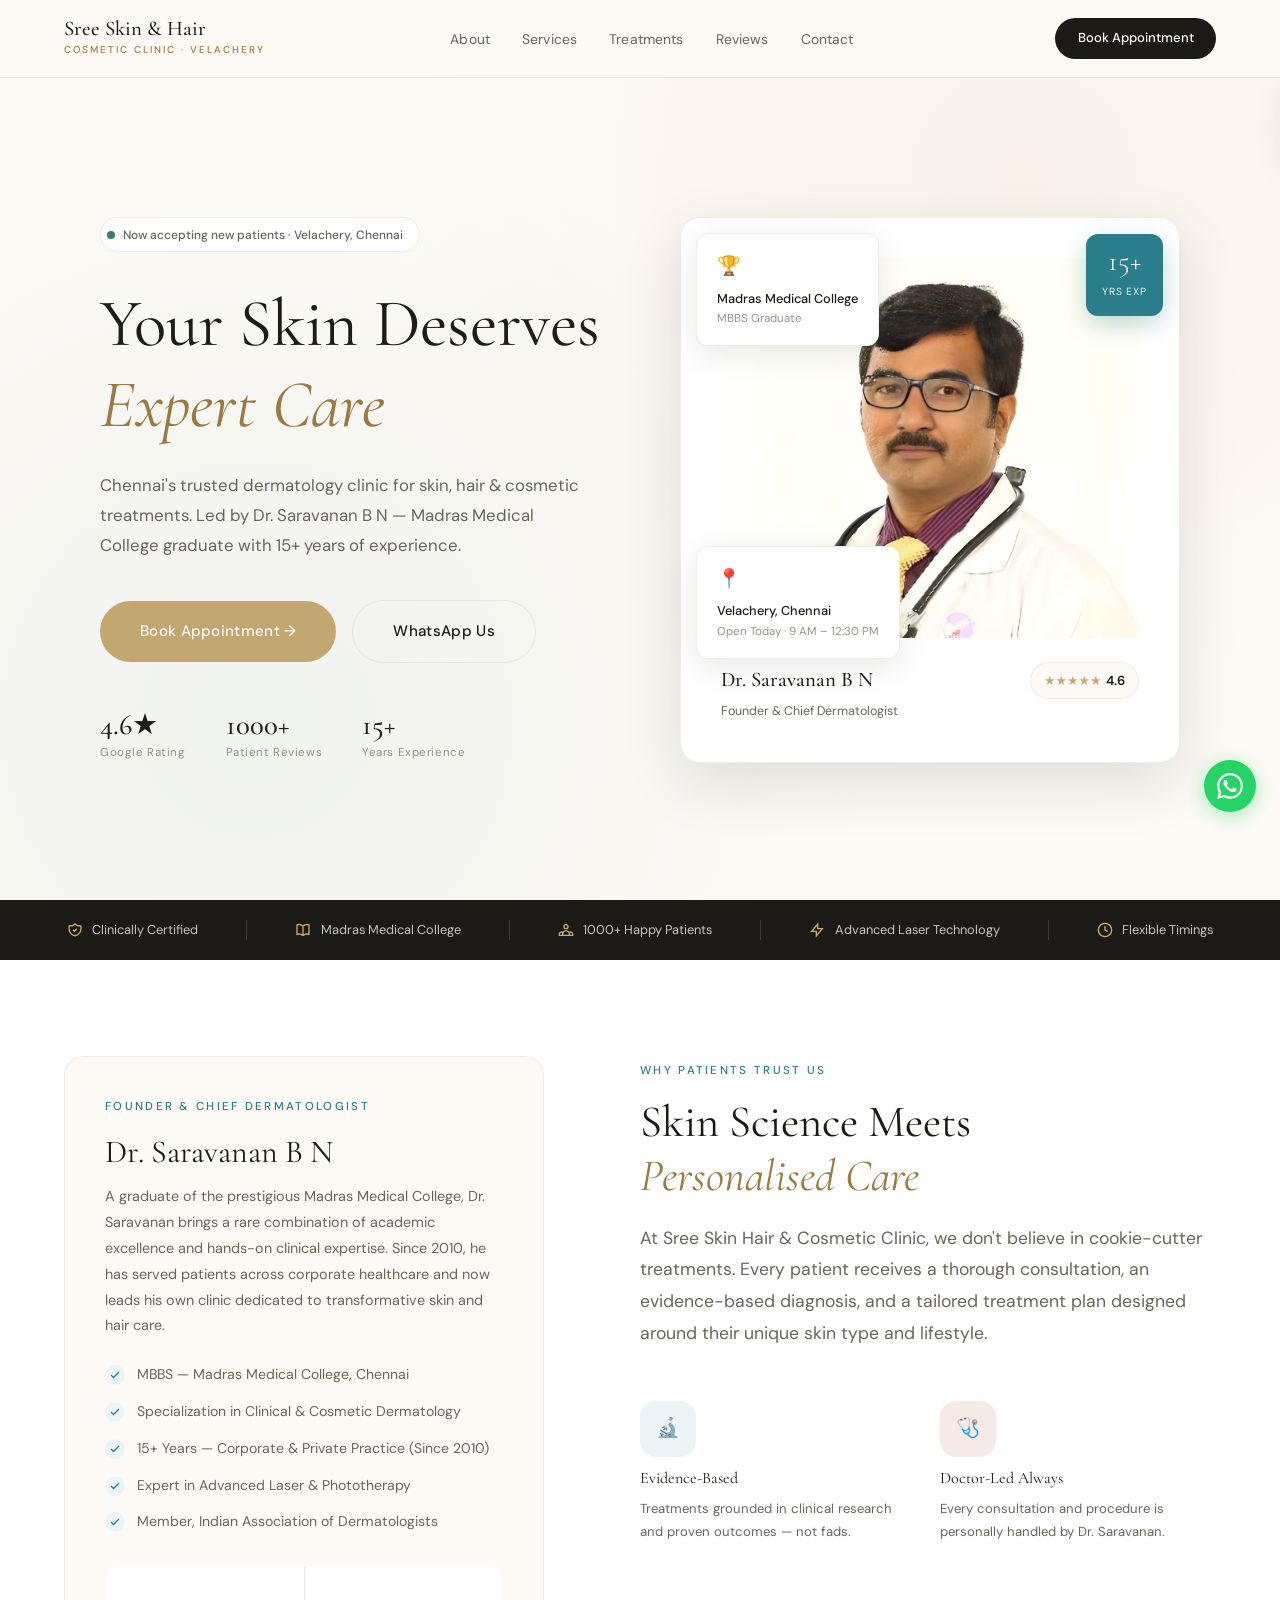
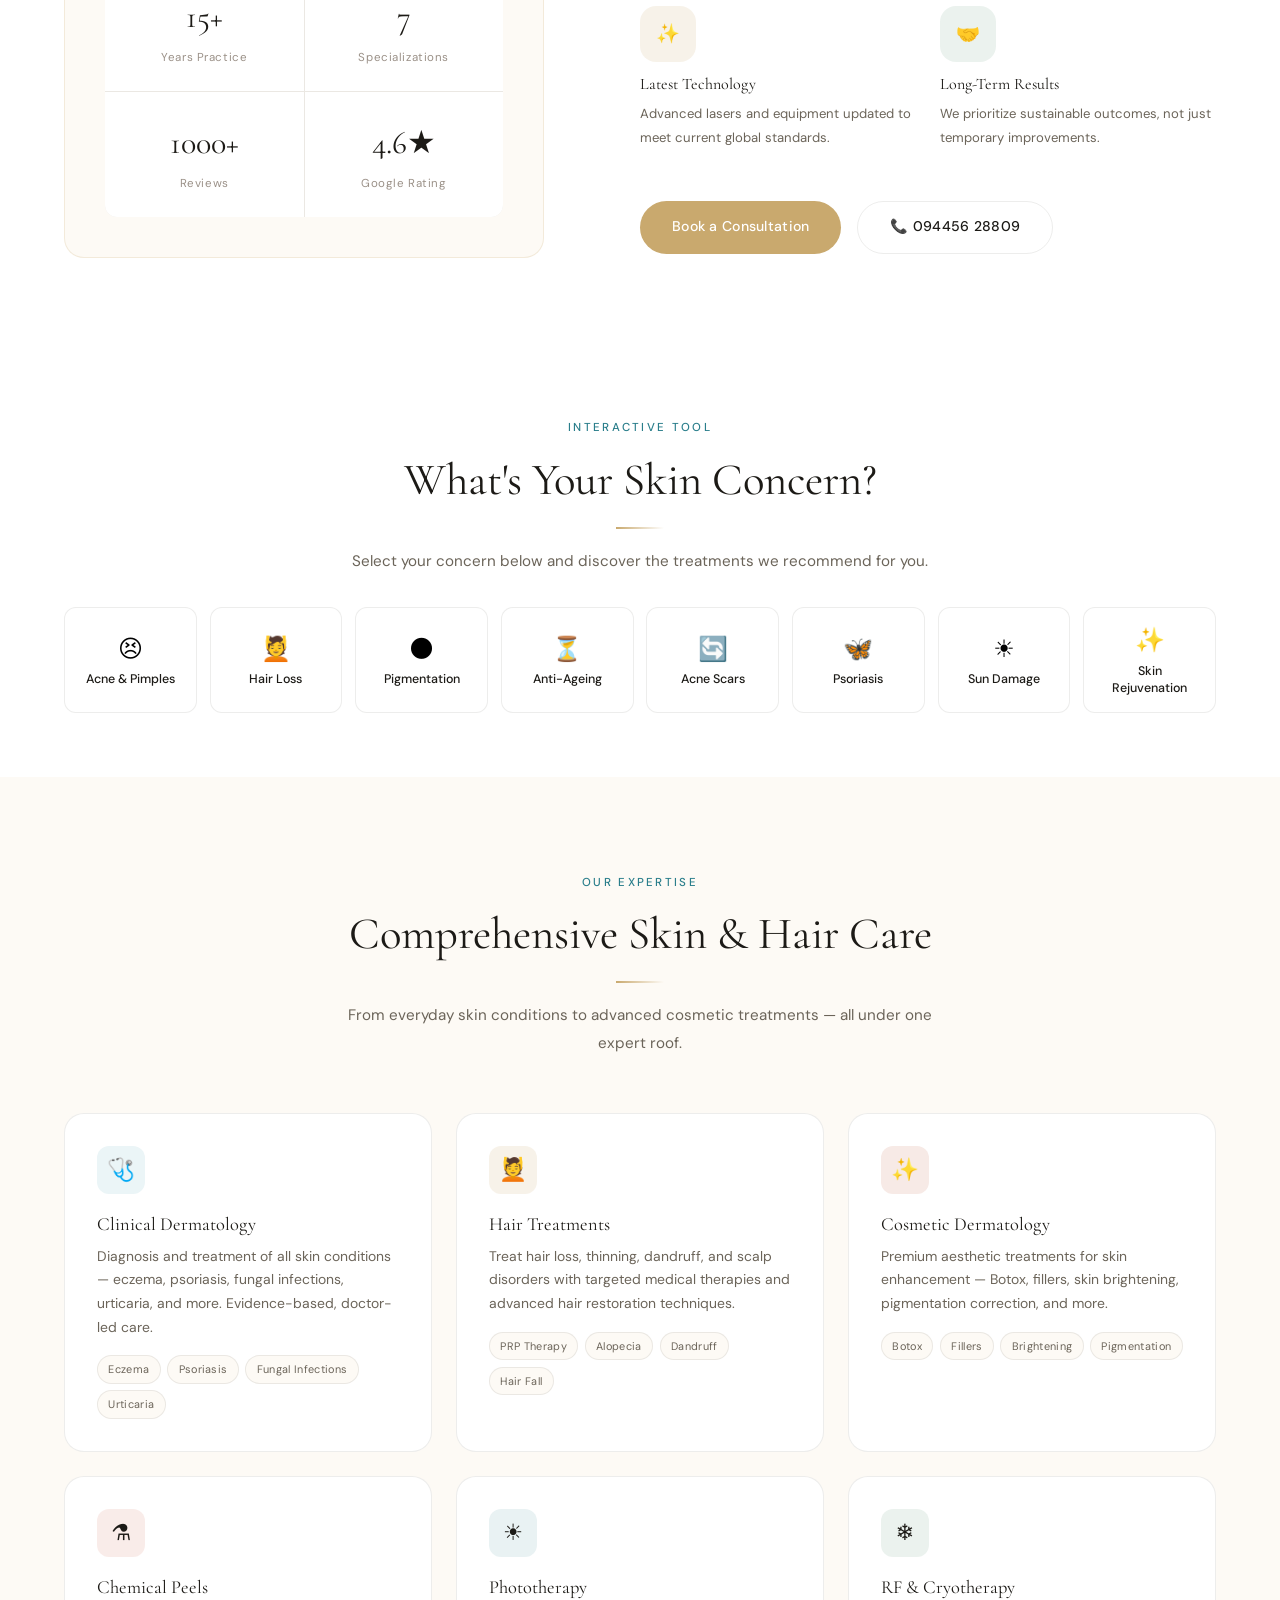
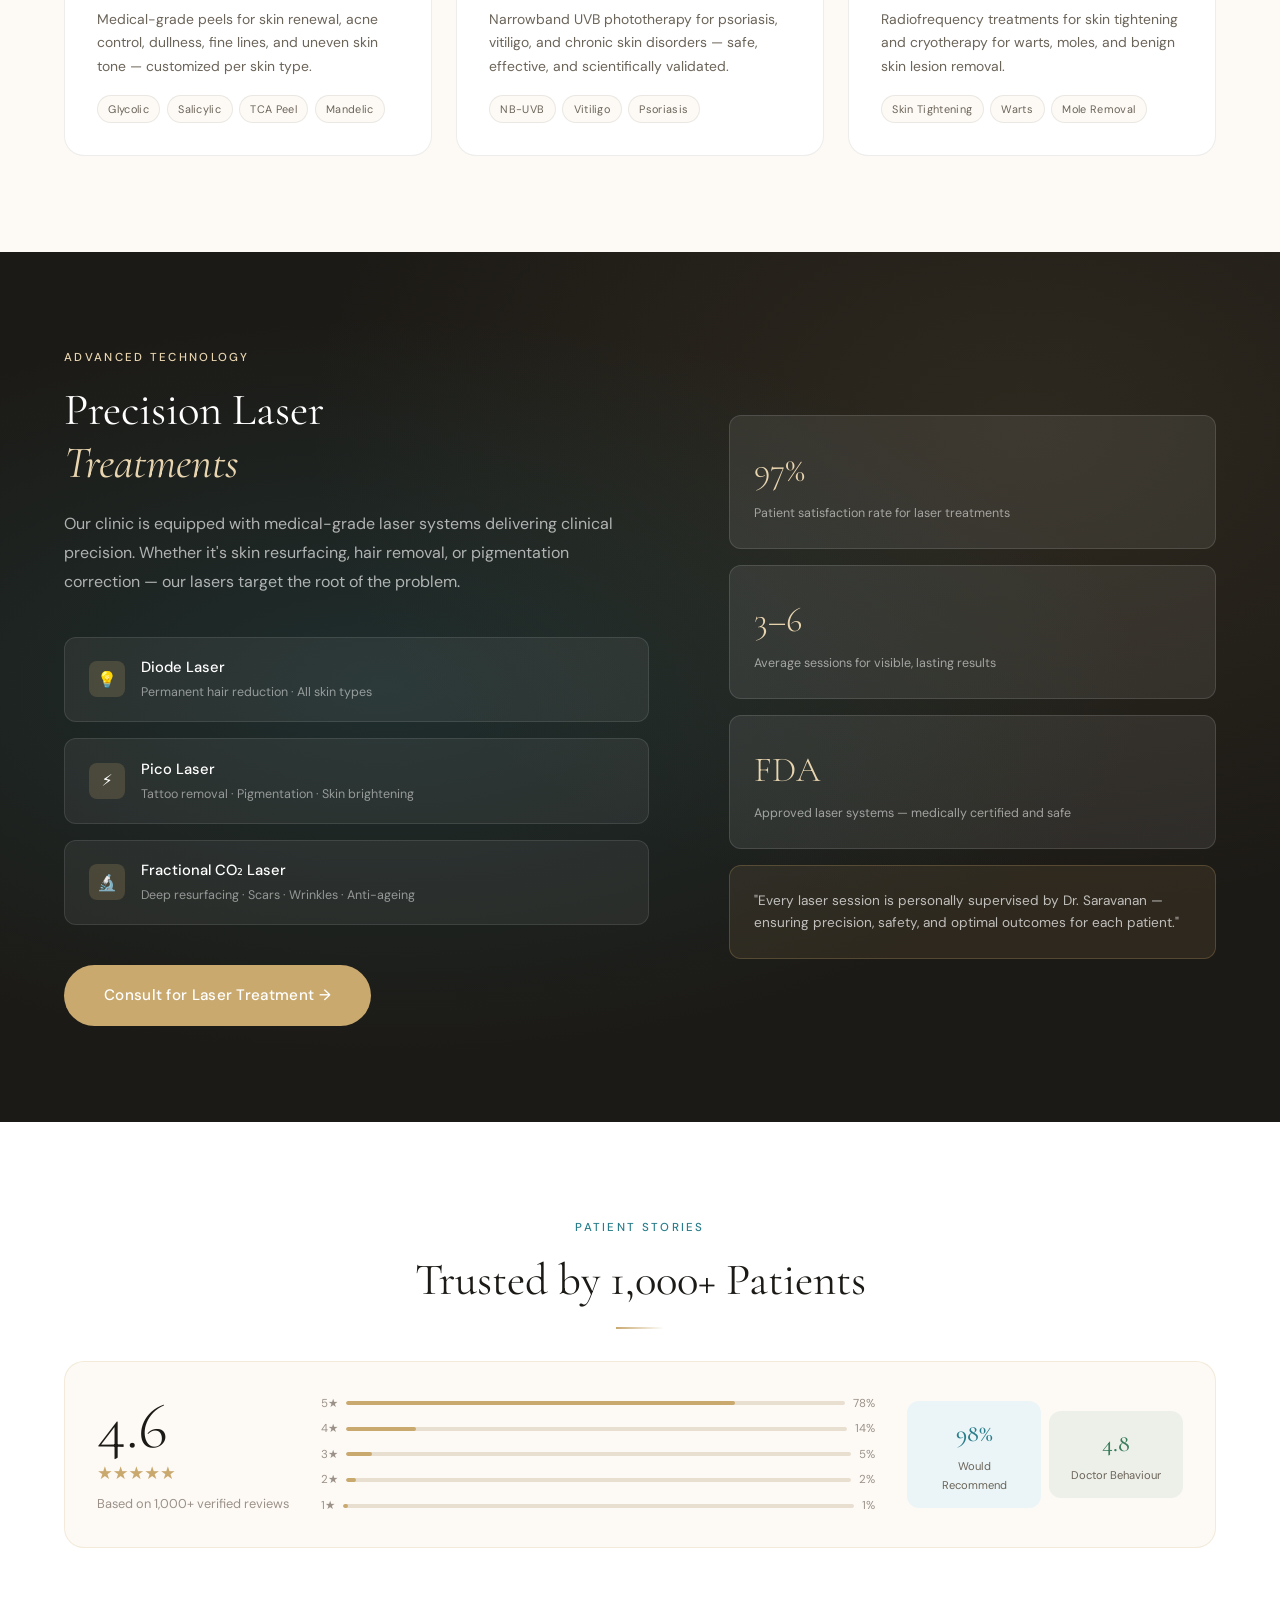
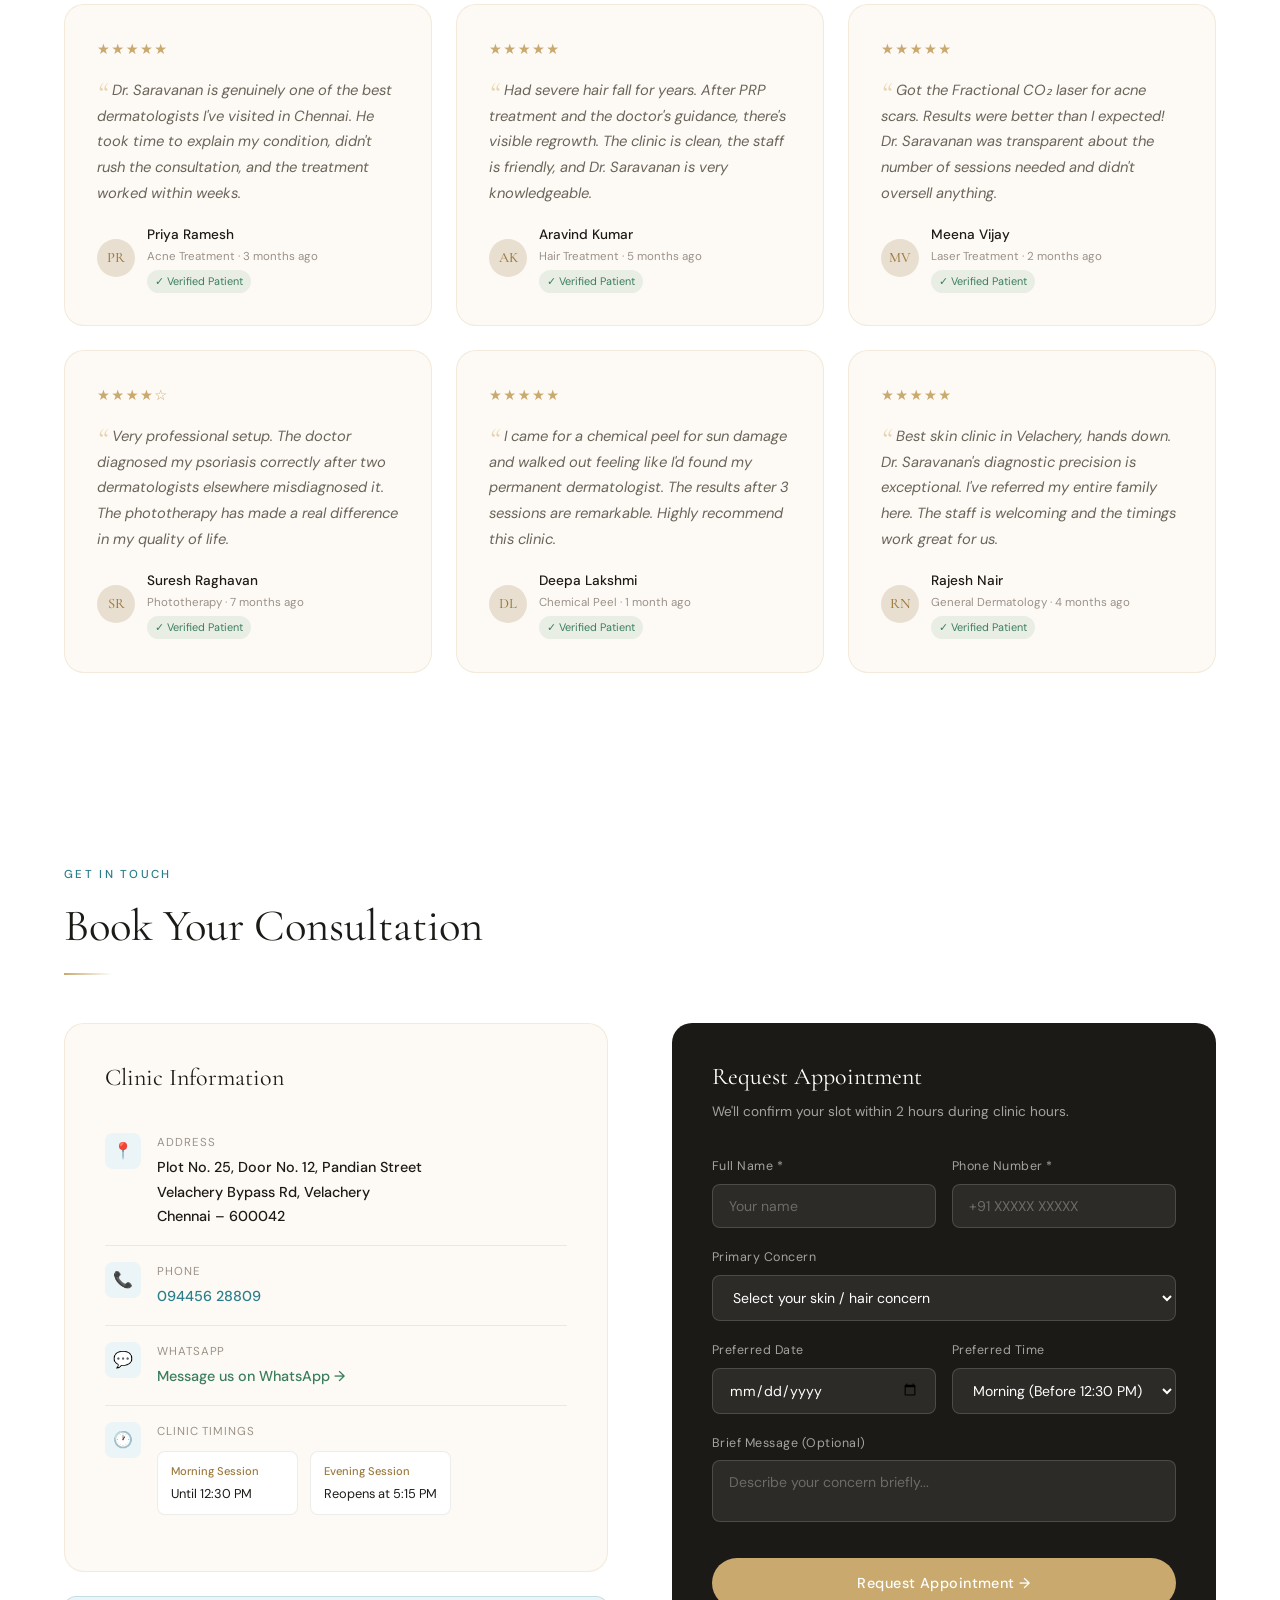
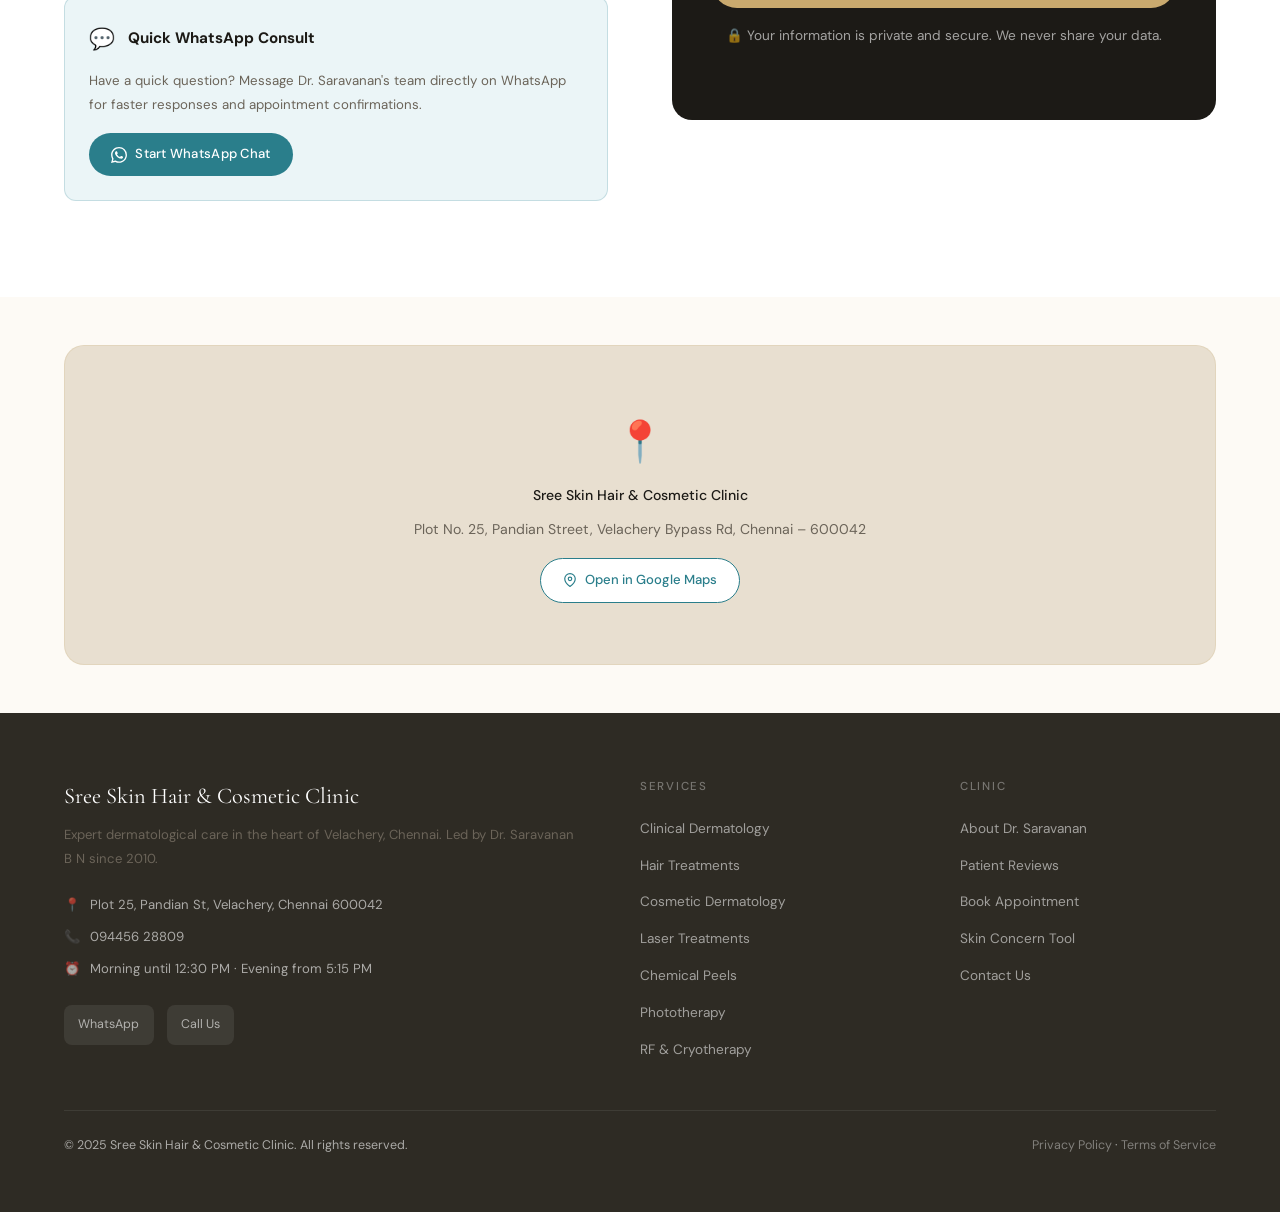
<file: index.html>
<!DOCTYPE html>
<html lang="en">
<head>
<meta charset="UTF-8">
<meta name="viewport" content="width=device-width, initial-scale=1.0">
<meta name="description" content="Sree Skin Hair & Cosmetic Clinic - Dr. Saravanan B N, Expert Dermatologist in Velachery, Chennai. Laser treatments, hair solutions, cosmetic dermatology. Book your appointment today.">
<meta name="keywords" content="dermatologist Chennai, skin clinic Velachery, hair treatment Chennai, laser skin treatment, cosmetic dermatology Chennai, Dr Saravanan dermatologist">
<title>Sree Skin Hair & Cosmetic Clinic | Dr. Saravanan B N | Velachery, Chennai</title>
<link rel="preconnect" href="https://fonts.googleapis.com">
<link href="https://fonts.googleapis.com/css2?family=Cormorant+Garamond:ital,wght@0,300;0,400;0,500;0,600;1,300;1,400&family=DM+Sans:wght@300;400;500;600&display=swap" rel="stylesheet">
<link rel="stylesheet" href="style.css">
</head>
<body>

<!-- ── NAVIGATION ── -->
<nav id="navbar">
  <div class="nav-inner">
    <a href="#home" class="nav-logo">
      <span class="nav-logo-name">Sree Skin & Hair</span>
      <span class="nav-logo-sub">Cosmetic Clinic · Velachery</span>
    </a>
    <ul class="nav-links">
      <li><a href="#about">About</a></li>
      <li><a href="#services">Services</a></li>
      <li><a href="#treatments">Treatments</a></li>
      <li><a href="#testimonials">Reviews</a></li>
      <li><a href="#contact">Contact</a></li>
    </ul>
    <div class="nav-cta">
      <a href="#contact" class="nav-book">Book Appointment</a>
    </div>
    <button class="hamburger" id="hamburger" aria-label="Menu">
      <span></span><span></span><span></span>
    </button>
  </div>
  <div class="mobile-menu" id="mobileMenu">
    <a href="#about">About Dr. Saravanan</a>
    <a href="#services">Services</a>
    <a href="#treatments">Laser Treatments</a>
    <a href="#testimonials">Patient Reviews</a>
    <a href="#contact">Contact & Location</a>
    <a href="tel:+919445628809" class="btn btn-outline" style="text-align:center;justify-content:center;">📞 Call Now</a>
    <a href="#contact" class="btn btn-gold">Book Appointment</a>
  </div>
</nav>

<!-- ── HERO ── -->
<section class="hero" id="home">
  <div class="hero-bg-pattern"></div>
  <div class="container">
    <div class="hero-grid">
      <div class="hero-content">
        <div class="hero-badge">
          <span class="hero-badge-dot"></span>
          <span>Now accepting new patients · Velachery, Chennai</span>
        </div>
        <h1 class="hero-title">
          Your Skin Deserves<br>
          <em>Expert Care</em>
        </h1>
        <p class="hero-sub">
          Chennai's trusted dermatology clinic for skin, hair & cosmetic treatments. Led by Dr. Saravanan B N — Madras Medical College graduate with 15+ years of experience.
        </p>
        <div class="hero-actions">
          <a href="#contact" class="btn btn-gold btn-lg">Book Appointment →</a>
          <a href="https://wa.me/919445628809?text=Hello%2C%20I%20would%20like%20to%20book%20an%20appointment" target="_blank" class="btn btn-outline btn-lg">WhatsApp Us</a>
        </div>
        <div class="hero-stats">
          <div>
            <span class="hero-stat-num">4.6★</span>
            <span class="hero-stat-label">Google Rating</span>
          </div>
          <div>
            <span class="hero-stat-num">1000+</span>
            <span class="hero-stat-label">Patient Reviews</span>
          </div>
          <div>
            <span class="hero-stat-num">15+</span>
            <span class="hero-stat-label">Years Experience</span>
          </div>
        </div>
      </div>

      <div class="hero-visual">
        <div class="hero-float-card hero-float-1">
          <div class="float-icon">🏆</div>
          <div class="float-label">Madras Medical College</div>
          <div class="float-sub">MBBS Graduate</div>
        </div>
        <div class="hero-card-main">
          <div class="experience-badge">
            <span class="num">15+</span>
            <span class="txt">YRS EXP</span>
          </div>
          <div class="doctor-avatar-placeholder">
            <img src="doctor-photo.jpg" class="doctor-silhouette" alt="Portrait of Dr. Saravanan B N" onerror="this.closest('.doctor-avatar-placeholder').classList.add('fallback-active')">
            <svg viewBox="0 0 200 300" class="doctor-silhouette-fallback" fill="none" xmlns="http://www.w3.org/2000/svg" aria-hidden="true">
              <ellipse cx="100" cy="65" rx="38" ry="42" fill="#C9A96E" opacity="0.35"/>
              <rect x="52" y="105" width="96" height="130" rx="24" fill="#C9A96E" opacity="0.25"/>
              <rect x="80" y="100" width="40" height="20" rx="6" fill="#9E7A3F" opacity="0.3"/>
              <rect x="68" y="135" width="64" height="8" rx="4" fill="#2A7E8B" opacity="0.3"/>
              <circle cx="100" cy="170" r="16" fill="#2A7E8B" opacity="0.15"/>
              <rect x="94" y="158" width="12" height="24" rx="2" fill="#2A7E8B" opacity="0.4"/>
              <rect x="88" y="164" width="24" height="12" rx="2" fill="#2A7E8B" opacity="0.4"/>
            </svg>
          </div>
          <div class="doctor-info-row">
            <div class="doctor-name-block">
              <div class="name">Dr. Saravanan B N</div>
              <div class="title">Founder & Chief Dermatologist</div>
            </div>
            <div class="rating-pill">
              <span class="stars">★★★★★</span>
              <span class="score">4.6</span>
            </div>
          </div>
        </div>
        <div class="hero-float-card hero-float-2">
          <div class="float-icon">📍</div>
          <div class="float-label">Velachery, Chennai</div>
          <div class="float-sub">Open Today · 9 AM – 12:30 PM</div>
        </div>
      </div>
    </div>
  </div>
</section>

<!-- ── TRUST BAR ── -->
<div class="trust-bar">
  <div class="container">
    <div class="trust-inner">
      <div class="trust-item">
        <svg class="icon" viewBox="0 0 24 24" fill="none" stroke="currentColor" stroke-width="2"><path d="M9 12l2 2 4-4m5.618-4.016A11.955 11.955 0 0112 2.944a11.955 11.955 0 01-8.618 3.04A12.02 12.02 0 003 9c0 5.591 3.824 10.29 9 11.622 5.176-1.332 9-6.03 9-11.622 0-1.042-.133-2.052-.382-3.016z"/></svg>
        Clinically Certified
      </div>
      <div class="trust-divider"></div>
      <div class="trust-item">
        <svg class="icon" viewBox="0 0 24 24" fill="none" stroke="currentColor" stroke-width="2"><path d="M12 6.042A8.967 8.967 0 006 3.75c-1.052 0-2.062.18-3 .512v14.25A8.987 8.987 0 016 18c2.305 0 4.408.867 6 2.292m0-14.25a8.966 8.966 0 016-2.292c1.052 0 2.062.18 3 .512v14.25A8.987 8.987 0 0018 18a8.967 8.967 0 00-6 2.292m0-14.25v14.25"/></svg>
        Madras Medical College
      </div>
      <div class="trust-divider"></div>
      <div class="trust-item">
        <svg class="icon" viewBox="0 0 24 24" fill="none" stroke="currentColor" stroke-width="2"><path d="M17 20h5v-2a3 3 0 00-5.356-1.857M17 20H7m10 0v-2c0-.656-.126-1.283-.356-1.857M7 20H2v-2a3 3 0 015.356-1.857M7 20v-2c0-.656.126-1.283.356-1.857m0 0a5.002 5.002 0 019.288 0M15 7a3 3 0 11-6 0 3 3 0 016 0z"/></svg>
        1000+ Happy Patients
      </div>
      <div class="trust-divider"></div>
      <div class="trust-item">
        <svg class="icon" viewBox="0 0 24 24" fill="none" stroke="currentColor" stroke-width="2"><path d="M13 10V3L4 14h7v7l9-11h-7z"/></svg>
        Advanced Laser Technology
      </div>
      <div class="trust-divider"></div>
      <div class="trust-item">
        <svg class="icon" viewBox="0 0 24 24" fill="none" stroke="currentColor" stroke-width="2"><circle cx="12" cy="12" r="10"/><polyline points="12 6 12 12 16 14"/></svg>
        Flexible Timings
      </div>
    </div>
  </div>
</div>

<!-- ── ABOUT DR. SARAVANAN ── -->
<section class="about-section section" id="about">
  <div class="container">
    <div class="about-grid">
      <div class="about-visual fade-up">
        <div class="about-card">
          <span class="eyebrow">Founder & Chief Dermatologist</span>
          <h2 style="font-size:2rem;">Dr. Saravanan B N</h2>
          <p style="margin-top:0.8rem;font-size:0.9rem;">A graduate of the prestigious Madras Medical College, Dr. Saravanan brings a rare combination of academic excellence and hands-on clinical expertise. Since 2010, he has served patients across corporate healthcare and now leads his own clinic dedicated to transformative skin and hair care.</p>
          
          <ul class="credential-list">
            <li>
              <div class="cred-icon" style="background:var(--blue-teal-light);">
                <svg width="12" height="12" viewBox="0 0 24 24" fill="none" stroke="var(--blue-teal)" stroke-width="2.5"><polyline points="20 6 9 17 4 12"/></svg>
              </div>
              MBBS — Madras Medical College, Chennai
            </li>
            <li>
              <div class="cred-icon" style="background:var(--blue-teal-light);">
                <svg width="12" height="12" viewBox="0 0 24 24" fill="none" stroke="var(--blue-teal)" stroke-width="2.5"><polyline points="20 6 9 17 4 12"/></svg>
              </div>
              Specialization in Clinical & Cosmetic Dermatology
            </li>
            <li>
              <div class="cred-icon" style="background:var(--blue-teal-light);">
                <svg width="12" height="12" viewBox="0 0 24 24" fill="none" stroke="var(--blue-teal)" stroke-width="2.5"><polyline points="20 6 9 17 4 12"/></svg>
              </div>
              15+ Years — Corporate & Private Practice (Since 2010)
            </li>
            <li>
              <div class="cred-icon" style="background:var(--blue-teal-light);">
                <svg width="12" height="12" viewBox="0 0 24 24" fill="none" stroke="var(--blue-teal)" stroke-width="2.5"><polyline points="20 6 9 17 4 12"/></svg>
              </div>
              Expert in Advanced Laser & Phototherapy
            </li>
            <li>
              <div class="cred-icon" style="background:var(--blue-teal-light);">
                <svg width="12" height="12" viewBox="0 0 24 24" fill="none" stroke="var(--blue-teal)" stroke-width="2.5"><polyline points="20 6 9 17 4 12"/></svg>
              </div>
              Member, Indian Association of Dermatologists
            </li>
          </ul>

          <div class="stat-grid">
            <div class="stat-box">
              <span class="num">15+</span>
              <span class="lbl">Years Practice</span>
            </div>
            <div class="stat-box">
              <span class="num">7</span>
              <span class="lbl">Specializations</span>
            </div>
            <div class="stat-box">
              <span class="num">1000+</span>
              <span class="lbl">Reviews</span>
            </div>
            <div class="stat-box">
              <span class="num">4.6★</span>
              <span class="lbl">Google Rating</span>
            </div>
          </div>
        </div>
      </div>

      <div class="about-content fade-up fade-up-delay-1">
        <span class="eyebrow">Why Patients Trust Us</span>
        <h2>Skin Science Meets<br><em style="color:var(--gold-dark);">Personalised Care</em></h2>
        <p class="subtitle">At Sree Skin Hair & Cosmetic Clinic, we don't believe in cookie-cutter treatments. Every patient receives a thorough consultation, an evidence-based diagnosis, and a tailored treatment plan designed around their unique skin type and lifestyle.</p>
        
        <div class="why-grid" style="margin-top:0;">
          <div class="why-card" style="text-align:left;padding:1.2rem 0;">
            <div class="why-icon" style="background:var(--blue-teal-light);margin:0 0 0.8rem;">
              <span style="font-size:1.2rem;">🔬</span>
            </div>
            <h3 style="font-size:1rem;">Evidence-Based</h3>
            <p style="font-size:0.82rem;">Treatments grounded in clinical research and proven outcomes — not fads.</p>
          </div>
          <div class="why-card" style="text-align:left;padding:1.2rem 0;">
            <div class="why-icon" style="background:var(--accent-light);margin:0 0 0.8rem;">
              <span style="font-size:1.2rem;">🩺</span>
            </div>
            <h3 style="font-size:1rem;">Doctor-Led Always</h3>
            <p style="font-size:0.82rem;">Every consultation and procedure is personally handled by Dr. Saravanan.</p>
          </div>
          <div class="why-card" style="text-align:left;padding:1.2rem 0;">
            <div class="why-icon" style="background:rgba(201,169,110,0.15);margin:0 0 0.8rem;">
              <span style="font-size:1.2rem;">✨</span>
            </div>
            <h3 style="font-size:1rem;">Latest Technology</h3>
            <p style="font-size:0.82rem;">Advanced lasers and equipment updated to meet current global standards.</p>
          </div>
          <div class="why-card" style="text-align:left;padding:1.2rem 0;">
            <div class="why-icon" style="background:rgba(58,125,92,0.1);margin:0 0 0.8rem;">
              <span style="font-size:1.2rem;">🤝</span>
            </div>
            <h3 style="font-size:1rem;">Long-Term Results</h3>
            <p style="font-size:0.82rem;">We prioritize sustainable outcomes, not just temporary improvements.</p>
          </div>
        </div>

        <div style="margin-top:2rem;display:flex;gap:1rem;flex-wrap:wrap;">
          <a href="#contact" class="btn btn-gold">Book a Consultation</a>
          <a href="tel:+919445628809" class="btn btn-outline">📞 094456 28809</a>
        </div>
      </div>
    </div>
  </div>
</section>

<!-- ── SKIN CONCERN SELECTOR ── -->
<section class="skin-selector section-sm" id="concerns">
  <div class="container">
    <div class="section-header">
      <span class="eyebrow">Interactive Tool</span>
      <h2>What's Your Skin Concern?</h2>
      <div class="divider"></div>
      <p>Select your concern below and discover the treatments we recommend for you.</p>
    </div>
    <div class="concern-grid" id="concernGrid">
      <button class="concern-btn" onclick="selectConcern(this,'acne')">
        <span class="icon">😣</span>
        <span class="name">Acne & Pimples</span>
      </button>
      <button class="concern-btn" onclick="selectConcern(this,'hairloss')">
        <span class="icon">💆</span>
        <span class="name">Hair Loss</span>
      </button>
      <button class="concern-btn" onclick="selectConcern(this,'pigmentation')">
        <span class="icon">🌑</span>
        <span class="name">Pigmentation</span>
      </button>
      <button class="concern-btn" onclick="selectConcern(this,'antiaging')">
        <span class="icon">⏳</span>
        <span class="name">Anti-Ageing</span>
      </button>
      <button class="concern-btn" onclick="selectConcern(this,'scars')">
        <span class="icon">🔄</span>
        <span class="name">Acne Scars</span>
      </button>
      <button class="concern-btn" onclick="selectConcern(this,'psoriasis')">
        <span class="icon">🦋</span>
        <span class="name">Psoriasis</span>
      </button>
      <button class="concern-btn" onclick="selectConcern(this,'tanning')">
        <span class="icon">☀️</span>
        <span class="name">Sun Damage</span>
      </button>
      <button class="concern-btn" onclick="selectConcern(this,'laser')">
        <span class="icon">✨</span>
        <span class="name">Skin Rejuvenation</span>
      </button>
    </div>
    <div class="concern-result" id="concernResult">
      <h4 id="cResult-title">Recommended Treatments</h4>
      <p id="cResult-text"></p>
      <div class="treatments" id="cResult-tags"></div>
      <div style="margin-top:1.2rem;">
        <a href="#contact" class="btn btn-teal" style="font-size:0.82rem;padding:0.65rem 1.4rem;">Book a Consultation for This →</a>
      </div>
    </div>
  </div>
</section>

<!-- ── SERVICES ── -->
<section class="services-section section" id="services">
  <div class="container">
    <div class="section-header fade-up">
      <span class="eyebrow">Our Expertise</span>
      <h2>Comprehensive Skin & Hair Care</h2>
      <div class="divider"></div>
      <p>From everyday skin conditions to advanced cosmetic treatments — all under one expert roof.</p>
    </div>

    <div class="services-grid">
      <div class="service-card fade-up">
        <div class="service-icon" style="background:var(--blue-teal-light);">🩺</div>
        <h3>Clinical Dermatology</h3>
        <p>Diagnosis and treatment of all skin conditions — eczema, psoriasis, fungal infections, urticaria, and more. Evidence-based, doctor-led care.</p>
        <div class="service-tags">
          <span class="tag">Eczema</span>
          <span class="tag">Psoriasis</span>
          <span class="tag">Fungal Infections</span>
          <span class="tag">Urticaria</span>
        </div>
      </div>

      <div class="service-card fade-up fade-up-delay-1">
        <div class="service-icon" style="background:rgba(201,169,110,0.15);">💆</div>
        <h3>Hair Treatments</h3>
        <p>Treat hair loss, thinning, dandruff, and scalp disorders with targeted medical therapies and advanced hair restoration techniques.</p>
        <div class="service-tags">
          <span class="tag">PRP Therapy</span>
          <span class="tag">Alopecia</span>
          <span class="tag">Dandruff</span>
          <span class="tag">Hair Fall</span>
        </div>
      </div>

      <div class="service-card fade-up fade-up-delay-2">
        <div class="service-icon" style="background:var(--accent-light);">✨</div>
        <h3>Cosmetic Dermatology</h3>
        <p>Premium aesthetic treatments for skin enhancement — Botox, fillers, skin brightening, pigmentation correction, and more.</p>
        <div class="service-tags">
          <span class="tag">Botox</span>
          <span class="tag">Fillers</span>
          <span class="tag">Brightening</span>
          <span class="tag">Pigmentation</span>
        </div>
      </div>

      <div class="service-card fade-up">
        <div class="service-icon" style="background:rgba(212,128,106,0.15);">⚗️</div>
        <h3>Chemical Peels</h3>
        <p>Medical-grade peels for skin renewal, acne control, dullness, fine lines, and uneven skin tone — customized per skin type.</p>
        <div class="service-tags">
          <span class="tag">Glycolic</span>
          <span class="tag">Salicylic</span>
          <span class="tag">TCA Peel</span>
          <span class="tag">Mandelic</span>
        </div>
      </div>

      <div class="service-card fade-up fade-up-delay-1">
        <div class="service-icon" style="background:rgba(42,126,139,0.1);">☀️</div>
        <h3>Phototherapy</h3>
        <p>Narrowband UVB phototherapy for psoriasis, vitiligo, and chronic skin disorders — safe, effective, and scientifically validated.</p>
        <div class="service-tags">
          <span class="tag">NB-UVB</span>
          <span class="tag">Vitiligo</span>
          <span class="tag">Psoriasis</span>
        </div>
      </div>

      <div class="service-card fade-up fade-up-delay-2">
        <div class="service-icon" style="background:rgba(58,125,92,0.1);">❄️</div>
        <h3>RF & Cryotherapy</h3>
        <p>Radiofrequency treatments for skin tightening and cryotherapy for warts, moles, and benign skin lesion removal.</p>
        <div class="service-tags">
          <span class="tag">Skin Tightening</span>
          <span class="tag">Warts</span>
          <span class="tag">Mole Removal</span>
        </div>
      </div>
    </div>
  </div>
</section>

<!-- ── LASER TREATMENTS (FEATURED) ── -->
<section class="laser-section section" id="treatments">
  <div class="laser-bg"></div>
  <div class="container">
    <div class="laser-grid">
      <div class="laser-content fade-up">
        <span class="eyebrow">Advanced Technology</span>
        <h2 style="color:white;">Precision Laser<br><em style="color:var(--gold-light);">Treatments</em></h2>
        <p>Our clinic is equipped with medical-grade laser systems delivering clinical precision. Whether it's skin resurfacing, hair removal, or pigmentation correction — our lasers target the root of the problem.</p>
        <div class="laser-items">
          <div class="laser-item">
            <div class="laser-item-icon">💡</div>
            <div class="laser-item-text">
              <div class="name">Diode Laser</div>
              <div class="desc">Permanent hair reduction · All skin types</div>
            </div>
          </div>
          <div class="laser-item">
            <div class="laser-item-icon">⚡</div>
            <div class="laser-item-text">
              <div class="name">Pico Laser</div>
              <div class="desc">Tattoo removal · Pigmentation · Skin brightening</div>
            </div>
          </div>
          <div class="laser-item">
            <div class="laser-item-icon">🔬</div>
            <div class="laser-item-text">
              <div class="name">Fractional CO₂ Laser</div>
              <div class="desc">Deep resurfacing · Scars · Wrinkles · Anti-ageing</div>
            </div>
          </div>
        </div>
        <div style="margin-top:2.5rem;">
          <a href="#contact" class="btn btn-gold btn-lg">Consult for Laser Treatment →</a>
        </div>
      </div>

      <div class="laser-visual-cards fade-up fade-up-delay-1">
        <div class="laser-info-card">
          <div class="num">97%</div>
          <div class="lbl">Patient satisfaction rate for laser treatments</div>
        </div>
        <div class="laser-info-card">
          <div class="num">3–6</div>
          <div class="lbl">Average sessions for visible, lasting results</div>
        </div>
        <div class="laser-info-card">
          <div class="num">FDA</div>
          <div class="lbl">Approved laser systems — medically certified and safe</div>
        </div>
        <div class="laser-info-card" style="background:rgba(201,169,110,0.1);border-color:rgba(201,169,110,0.25);">
          <p style="color:rgba(255,255,255,0.7);font-size:0.85rem;line-height:1.6;margin:0;">"Every laser session is personally supervised by Dr. Saravanan — ensuring precision, safety, and optimal outcomes for each patient."</p>
        </div>
      </div>
    </div>
  </div>
</section>

<!-- ── TESTIMONIALS ── -->
<section class="testimonials-section section" id="testimonials">
  <div class="container">
    <div class="section-header fade-up" style="max-width:700px;margin:0 auto 2rem;">
      <span class="eyebrow">Patient Stories</span>
      <h2>Trusted by 1,000+ Patients</h2>
      <div class="divider"></div>
    </div>

    <div class="overall-rating fade-up">
      <div>
        <div class="rating-big">4.6</div>
        <div class="rating-detail">
          <div class="stars">★★★★★</div>
          <div class="count">Based on 1,000+ verified reviews</div>
        </div>
      </div>
      <div class="rating-bars">
        <div class="rating-bar-row">5★ <div class="bar-track"><div class="bar-fill" style="width:78%"></div></div> 78%</div>
        <div class="rating-bar-row">4★ <div class="bar-track"><div class="bar-fill" style="width:14%"></div></div> 14%</div>
        <div class="rating-bar-row">3★ <div class="bar-track"><div class="bar-fill" style="width:5%"></div></div> 5%</div>
        <div class="rating-bar-row">2★ <div class="bar-track"><div class="bar-fill" style="width:2%"></div></div> 2%</div>
        <div class="rating-bar-row">1★ <div class="bar-track"><div class="bar-fill" style="width:1%"></div></div> 1%</div>
      </div>
      <div style="display:flex;align-items:center;gap:0.5rem;flex-wrap:wrap;">
        <div style="background:var(--blue-teal-light);padding:0.8rem 1.2rem;border-radius:var(--r);text-align:center;flex:1;min-width:100px;">
          <div style="font-family:var(--serif);font-size:1.5rem;color:var(--blue-teal);font-weight:500;">98%</div>
          <div style="font-size:0.7rem;color:var(--mid);margin-top:2px;">Would Recommend</div>
        </div>
        <div style="background:rgba(58,125,92,0.08);padding:0.8rem 1.2rem;border-radius:var(--r);text-align:center;flex:1;min-width:100px;">
          <div style="font-family:var(--serif);font-size:1.5rem;color:var(--success);font-weight:500;">4.8</div>
          <div style="font-size:0.7rem;color:var(--mid);margin-top:2px;">Doctor Behaviour</div>
        </div>
      </div>
    </div>

    <div class="testimonials-grid">
      <div class="testimonial-card fade-up">
        <div class="t-stars">★★★★★</div>
        <p class="t-text">Dr. Saravanan is genuinely one of the best dermatologists I've visited in Chennai. He took time to explain my condition, didn't rush the consultation, and the treatment worked within weeks.</p>
        <div class="t-author">
          <div class="t-avatar">PR</div>
          <div>
            <div class="t-name">Priya Ramesh</div>
            <div class="t-detail">Acne Treatment · 3 months ago</div>
            <div class="t-verified">✓ Verified Patient</div>
          </div>
        </div>
      </div>

      <div class="testimonial-card fade-up fade-up-delay-1">
        <div class="t-stars">★★★★★</div>
        <p class="t-text">Had severe hair fall for years. After PRP treatment and the doctor's guidance, there's visible regrowth. The clinic is clean, the staff is friendly, and Dr. Saravanan is very knowledgeable.</p>
        <div class="t-author">
          <div class="t-avatar">AK</div>
          <div>
            <div class="t-name">Aravind Kumar</div>
            <div class="t-detail">Hair Treatment · 5 months ago</div>
            <div class="t-verified">✓ Verified Patient</div>
          </div>
        </div>
      </div>

      <div class="testimonial-card fade-up fade-up-delay-2">
        <div class="t-stars">★★★★★</div>
        <p class="t-text">Got the Fractional CO₂ laser for acne scars. Results were better than I expected! Dr. Saravanan was transparent about the number of sessions needed and didn't oversell anything.</p>
        <div class="t-author">
          <div class="t-avatar">MV</div>
          <div>
            <div class="t-name">Meena Vijay</div>
            <div class="t-detail">Laser Treatment · 2 months ago</div>
            <div class="t-verified">✓ Verified Patient</div>
          </div>
        </div>
      </div>

      <div class="testimonial-card fade-up">
        <div class="t-stars">★★★★☆</div>
        <p class="t-text">Very professional setup. The doctor diagnosed my psoriasis correctly after two dermatologists elsewhere misdiagnosed it. The phototherapy has made a real difference in my quality of life.</p>
        <div class="t-author">
          <div class="t-avatar">SR</div>
          <div>
            <div class="t-name">Suresh Raghavan</div>
            <div class="t-detail">Phototherapy · 7 months ago</div>
            <div class="t-verified">✓ Verified Patient</div>
          </div>
        </div>
      </div>

      <div class="testimonial-card fade-up fade-up-delay-1">
        <div class="t-stars">★★★★★</div>
        <p class="t-text">I came for a chemical peel for sun damage and walked out feeling like I'd found my permanent dermatologist. The results after 3 sessions are remarkable. Highly recommend this clinic.</p>
        <div class="t-author">
          <div class="t-avatar">DL</div>
          <div>
            <div class="t-name">Deepa Lakshmi</div>
            <div class="t-detail">Chemical Peel · 1 month ago</div>
            <div class="t-verified">✓ Verified Patient</div>
          </div>
        </div>
      </div>

      <div class="testimonial-card fade-up fade-up-delay-2">
        <div class="t-stars">★★★★★</div>
        <p class="t-text">Best skin clinic in Velachery, hands down. Dr. Saravanan's diagnostic precision is exceptional. I've referred my entire family here. The staff is welcoming and the timings work great for us.</p>
        <div class="t-author">
          <div class="t-avatar">RN</div>
          <div>
            <div class="t-name">Rajesh Nair</div>
            <div class="t-detail">General Dermatology · 4 months ago</div>
            <div class="t-verified">✓ Verified Patient</div>
          </div>
        </div>
      </div>
    </div>
  </div>
</section>

<!-- ── CONTACT & BOOKING ── -->
<section class="contact-section section" id="contact">
  <div class="container">
    <div class="section-header fade-up" style="text-align:left;max-width:none;margin:0 0 3rem;">
      <span class="eyebrow">Get In Touch</span>
      <h2>Book Your Consultation</h2>
      <div class="divider" style="margin:1.2rem 0;"></div>
    </div>

    <div class="contact-grid">
      <div class="fade-up">
        <div class="contact-card">
          <h3>Clinic Information</h3>
          <div class="info-row">
            <div class="info-icon">📍</div>
            <div>
              <div class="info-label">Address</div>
              <div class="info-value">Plot No. 25, Door No. 12, Pandian Street<br>Velachery Bypass Rd, Velachery<br>Chennai – 600042</div>
            </div>
          </div>
          <div class="info-row">
            <div class="info-icon">📞</div>
            <div>
              <div class="info-label">Phone</div>
              <div class="info-value"><a href="tel:+919445628809">094456 28809</a></div>
            </div>
          </div>
          <div class="info-row">
            <div class="info-icon">💬</div>
            <div>
              <div class="info-label">WhatsApp</div>
              <div class="info-value">
                <a href="https://wa.me/919445628809?text=Hello%2C%20I%20would%20like%20to%20book%20an%20appointment%20with%20Dr.%20Saravanan" target="_blank" style="color:var(--success);">Message us on WhatsApp →</a>
              </div>
            </div>
          </div>
          <div class="info-row">
            <div class="info-icon">🕐</div>
            <div>
              <div class="info-label">Clinic Timings</div>
              <div class="timings-grid" style="margin-top:0.6rem;">
                <div class="timing-slot">
                  <span class="period">Morning Session</span>
                  Until 12:30 PM
                </div>
                <div class="timing-slot">
                  <span class="period">Evening Session</span>
                  Reopens at 5:15 PM
                </div>
              </div>
            </div>
          </div>
        </div>

        <div style="margin-top:1.5rem;padding:1.5rem;background:var(--blue-teal-light);border-radius:var(--r);border:1px solid rgba(42,126,139,0.2);">
          <div style="display:flex;align-items:center;gap:0.8rem;margin-bottom:0.8rem;">
            <span style="font-size:1.3rem;">💬</span>
            <strong style="color:var(--deep);font-size:0.95rem;">Quick WhatsApp Consult</strong>
          </div>
          <p style="font-size:0.83rem;margin-bottom:1rem;">Have a quick question? Message Dr. Saravanan's team directly on WhatsApp for faster responses and appointment confirmations.</p>
          <a href="https://wa.me/919445628809?text=Hello%2C%20I%20have%20a%20question%20about%20a%20skin%20concern" target="_blank" class="btn btn-teal" style="font-size:0.82rem;padding:0.65rem 1.4rem;">
            <svg width="16" height="16" viewBox="0 0 24 24" fill="currentColor"><path d="M17.472 14.382c-.297-.149-1.758-.867-2.03-.967-.273-.099-.471-.148-.67.15-.197.297-.767.966-.94 1.164-.173.199-.347.223-.644.075-.297-.15-1.255-.463-2.39-1.475-.883-.788-1.48-1.761-1.653-2.059-.173-.297-.018-.458.13-.606.134-.133.298-.347.446-.52.149-.174.198-.298.298-.497.099-.198.05-.371-.025-.52-.075-.149-.669-1.612-.916-2.207-.242-.579-.487-.5-.669-.51-.173-.008-.371-.01-.57-.01-.198 0-.52.074-.792.372-.272.297-1.04 1.016-1.04 2.479 0 1.462 1.065 2.875 1.213 3.074.149.198 2.096 3.2 5.077 4.487.709.306 1.262.489 1.694.625.712.227 1.36.195 1.871.118.571-.085 1.758-.719 2.006-1.413.248-.694.248-1.289.173-1.413-.074-.124-.272-.198-.57-.347m-5.421 7.403h-.004a9.87 9.87 0 01-5.031-1.378l-.361-.214-3.741.982.998-3.648-.235-.374a9.86 9.86 0 01-1.51-5.26c.001-5.45 4.436-9.884 9.888-9.884 2.64 0 5.122 1.03 6.988 2.898a9.825 9.825 0 012.893 6.994c-.003 5.45-4.437 9.884-9.885 9.884m8.413-18.297A11.815 11.815 0 0012.05 0C5.495 0 .16 5.335.157 11.892c0 2.096.547 4.142 1.588 5.945L.057 24l6.305-1.654a11.882 11.882 0 005.683 1.448h.005c6.554 0 11.89-5.335 11.893-11.893a11.821 11.821 0 00-3.48-8.413Z"/></svg>
            Start WhatsApp Chat
          </a>
        </div>
      </div>

      <div class="fade-up fade-up-delay-1">
        <div class="booking-form">
          <h3>Request Appointment</h3>
          <p>We'll confirm your slot within 2 hours during clinic hours.</p>
          <div class="form-row">
            <div class="form-group">
              <label>Full Name *</label>
              <input type="text" placeholder="Your name" id="fname">
            </div>
            <div class="form-group">
              <label>Phone Number *</label>
              <input type="tel" placeholder="+91 XXXXX XXXXX" id="fphone">
            </div>
          </div>
          <div class="form-group">
            <label>Primary Concern</label>
            <select id="fconcern">
              <option value="">Select your skin / hair concern</option>
              <option>Acne & Pimples</option>
              <option>Hair Loss / Thinning</option>
              <option>Pigmentation & Dark Spots</option>
              <option>Acne Scars</option>
              <option>Laser Treatment</option>
              <option>Chemical Peel</option>
              <option>Psoriasis / Eczema</option>
              <option>Cosmetic Dermatology</option>
              <option>General Skin Consultation</option>
              <option>Other</option>
            </select>
          </div>
          <div class="form-row">
            <div class="form-group">
              <label>Preferred Date</label>
              <input type="date" id="fdate">
            </div>
            <div class="form-group">
              <label>Preferred Time</label>
              <select id="ftime">
                <option>Morning (Before 12:30 PM)</option>
                <option>Evening (After 5:15 PM)</option>
              </select>
            </div>
          </div>
          <div class="form-group">
            <label>Brief Message (Optional)</label>
            <textarea rows="2" placeholder="Describe your concern briefly..." id="fmsg" style="resize:none;"></textarea>
          </div>
          <button class="form-submit" onclick="submitForm()">Request Appointment →</button>
          <p class="form-note">🔒 Your information is private and secure. We never share your data.</p>
        </div>
      </div>
    </div>
  </div>
</section>

<!-- ── MAP ── -->
<div class="map-section">
  <div class="container">
    <div class="map-container">
      <div class="map-overlay">
        <div style="font-size:2.5rem;">📍</div>
        <p style="font-weight:500;color:var(--deep);margin-top:0.5rem;">Sree Skin Hair & Cosmetic Clinic</p>
        <p>Plot No. 25, Pandian Street, Velachery Bypass Rd, Chennai – 600042</p>
        <a href="https://maps.google.com/?q=Sree+Skin+Hair+Cosmetic+Clinic+Velachery+Chennai" target="_blank" class="map-btn">
          <svg width="14" height="14" viewBox="0 0 24 24" fill="none" stroke="currentColor" stroke-width="2"><path d="M21 10c0 7-9 13-9 13s-9-6-9-13a9 9 0 0118 0z"/><circle cx="12" cy="10" r="3"/></svg>
          Open in Google Maps
        </a>
      </div>
    </div>
  </div>
</div>

<!-- ── FOOTER ── -->
<footer>
  <div class="footer-main">
    <div class="container">
      <div class="footer-grid">
        <div>
          <div class="footer-logo-name">Sree Skin Hair & Cosmetic Clinic</div>
          <p class="footer-tagline">Expert dermatological care in the heart of Velachery, Chennai. Led by Dr. Saravanan B N since 2010.</p>
          <div class="footer-contact-item">📍 <span>Plot 25, Pandian St, Velachery, Chennai 600042</span></div>
          <div class="footer-contact-item">📞 <a href="tel:+919445628809">094456 28809</a></div>
          <div class="footer-contact-item">⏰ <span>Morning until 12:30 PM · Evening from 5:15 PM</span></div>
          <div style="margin-top:1.5rem;display:flex;gap:0.8rem;">
            <a href="https://wa.me/919445628809" target="_blank" style="background:rgba(255,255,255,0.08);border-radius:8px;padding:0.6rem 0.9rem;color:rgba(255,255,255,0.6);font-size:0.78rem;text-decoration:none;transition:background 0.2s;" onmouseover="this.style.background='rgba(255,255,255,0.15)'" onmouseout="this.style.background='rgba(255,255,255,0.08)'">WhatsApp</a>
            <a href="tel:+919445628809" style="background:rgba(255,255,255,0.08);border-radius:8px;padding:0.6rem 0.9rem;color:rgba(255,255,255,0.6);font-size:0.78rem;text-decoration:none;transition:background 0.2s;" onmouseover="this.style.background='rgba(255,255,255,0.15)'" onmouseout="this.style.background='rgba(255,255,255,0.08)'">Call Us</a>
          </div>
        </div>
        <div>
          <p class="footer-heading">Services</p>
          <ul class="footer-links">
            <li><a href="#services">Clinical Dermatology</a></li>
            <li><a href="#services">Hair Treatments</a></li>
            <li><a href="#services">Cosmetic Dermatology</a></li>
            <li><a href="#treatments">Laser Treatments</a></li>
            <li><a href="#services">Chemical Peels</a></li>
            <li><a href="#services">Phototherapy</a></li>
            <li><a href="#services">RF & Cryotherapy</a></li>
          </ul>
        </div>
        <div>
          <p class="footer-heading">Clinic</p>
          <ul class="footer-links">
            <li><a href="#about">About Dr. Saravanan</a></li>
            <li><a href="#testimonials">Patient Reviews</a></li>
            <li><a href="#contact">Book Appointment</a></li>
            <li><a href="#concerns">Skin Concern Tool</a></li>
            <li><a href="tel:+919445628809">Contact Us</a></li>
          </ul>
        </div>
      </div>
      <div class="footer-bottom">
        <span>© 2025 Sree Skin Hair & Cosmetic Clinic. All rights reserved.</span>
        <span><a href="#">Privacy Policy</a> · <a href="#">Terms of Service</a></span>
      </div>
    </div>
  </div>
</footer>

<!-- ── STICKY CTA (Mobile) ── -->
<div class="sticky-cta" id="stickyCta">
  <a href="tel:+919445628809" class="sticky-btn sticky-call">
    <svg width="15" height="15" viewBox="0 0 24 24" fill="none" stroke="currentColor" stroke-width="2"><path d="M22 16.92v3a2 2 0 01-2.18 2 19.79 19.79 0 01-8.63-3.07A19.5 19.5 0 013.07 9.81a19.79 19.79 0 01-3.07-8.68A2 2 0 012 .98h3a2 2 0 012 1.72 12.84 12.84 0 00.7 2.81 2 2 0 01-.45 2.11L6.09 8.91a16 16 0 006 6l1.27-1.27a2 2 0 012.11-.45 12.84 12.84 0 002.81.7A2 2 0 0122 16.92z"/></svg>
    Call
  </a>
  <a href="https://wa.me/919445628809?text=Hello%2C%20I%20would%20like%20to%20book%20an%20appointment" target="_blank" class="sticky-btn sticky-whatsapp">
    <svg width="15" height="15" viewBox="0 0 24 24" fill="currentColor"><path d="M17.472 14.382c-.297-.149-1.758-.867-2.03-.967-.273-.099-.471-.148-.67.15-.197.297-.767.966-.94 1.164-.173.199-.347.223-.644.075-.297-.15-1.255-.463-2.39-1.475-.883-.788-1.48-1.761-1.653-2.059-.173-.297-.018-.458.13-.606.134-.133.298-.347.446-.52.149-.174.198-.298.298-.497.099-.198.05-.371-.025-.52-.075-.149-.669-1.612-.916-2.207-.242-.579-.487-.5-.669-.51-.173-.008-.371-.01-.57-.01-.198 0-.52.074-.792.372-.272.297-1.04 1.016-1.04 2.479 0 1.462 1.065 2.875 1.213 3.074.149.198 2.096 3.2 5.077 4.487.709.306 1.262.489 1.694.625.712.227 1.36.195 1.871.118.571-.085 1.758-.719 2.006-1.413.248-.694.248-1.289.173-1.413-.074-.124-.272-.198-.57-.347m-5.421 7.403h-.004a9.87 9.87 0 01-5.031-1.378l-.361-.214-3.741.982.998-3.648-.235-.374a9.86 9.86 0 01-1.51-5.26c.001-5.45 4.436-9.884 9.888-9.884 2.64 0 5.122 1.03 6.988 2.898a9.825 9.825 0 012.893 6.994c-.003 5.45-4.437 9.884-9.885 9.884m8.413-18.297A11.815 11.815 0 0012.05 0C5.495 0 .16 5.335.157 11.892c0 2.096.547 4.142 1.588 5.945L.057 24l6.305-1.654a11.882 11.882 0 005.683 1.448h.005c6.554 0 11.89-5.335 11.893-11.893a11.821 11.821 0 00-3.48-8.413Z"/></svg>
    WhatsApp
  </a>
  <a href="#contact" class="sticky-btn sticky-book">Book →</a>
</div>

<!-- ── WHATSAPP FLOAT (Desktop) ── -->
<a href="https://wa.me/919445628809?text=Hello%2C%20I%20would%20like%20to%20consult%20with%20Dr.%20Saravanan" class="whatsapp-float" target="_blank" aria-label="Chat on WhatsApp">
  <span class="wa-tooltip">Quick Consult</span>
  <svg viewBox="0 0 24 24" xmlns="http://www.w3.org/2000/svg"><path d="M17.472 14.382c-.297-.149-1.758-.867-2.03-.967-.273-.099-.471-.148-.67.15-.197.297-.767.966-.94 1.164-.173.199-.347.223-.644.075-.297-.15-1.255-.463-2.39-1.475-.883-.788-1.48-1.761-1.653-2.059-.173-.297-.018-.458.13-.606.134-.133.298-.347.446-.52.149-.174.198-.298.298-.497.099-.198.05-.371-.025-.52-.075-.149-.669-1.612-.916-2.207-.242-.579-.487-.5-.669-.51-.173-.008-.371-.01-.57-.01-.198 0-.52.074-.792.372-.272.297-1.04 1.016-1.04 2.479 0 1.462 1.065 2.875 1.213 3.074.149.198 2.096 3.2 5.077 4.487.709.306 1.262.489 1.694.625.712.227 1.36.195 1.871.118.571-.085 1.758-.719 2.006-1.413.248-.694.248-1.289.173-1.413-.074-.124-.272-.198-.57-.347m-5.421 7.403h-.004a9.87 9.87 0 01-5.031-1.378l-.361-.214-3.741.982.998-3.648-.235-.374a9.86 9.86 0 01-1.51-5.26c.001-5.45 4.436-9.884 9.888-9.884 2.64 0 5.122 1.03 6.988 2.898a9.825 9.825 0 012.893 6.994c-.003 5.45-4.437 9.884-9.885 9.884m8.413-18.297A11.815 11.815 0 0012.05 0C5.495 0 .16 5.335.157 11.892c0 2.096.547 4.142 1.588 5.945L.057 24l6.305-1.654a11.882 11.882 0 005.683 1.448h.005c6.554 0 11.89-5.335 11.893-11.893a11.821 11.821 0 00-3.48-8.413Z"/></svg>
</a>

<!-- ── TOAST ── -->
<div class="toast" id="toast">✓ Appointment request sent! We'll confirm within 2 hours.</div>

<script src="script.js"></script>
</body>
</html>
</file>
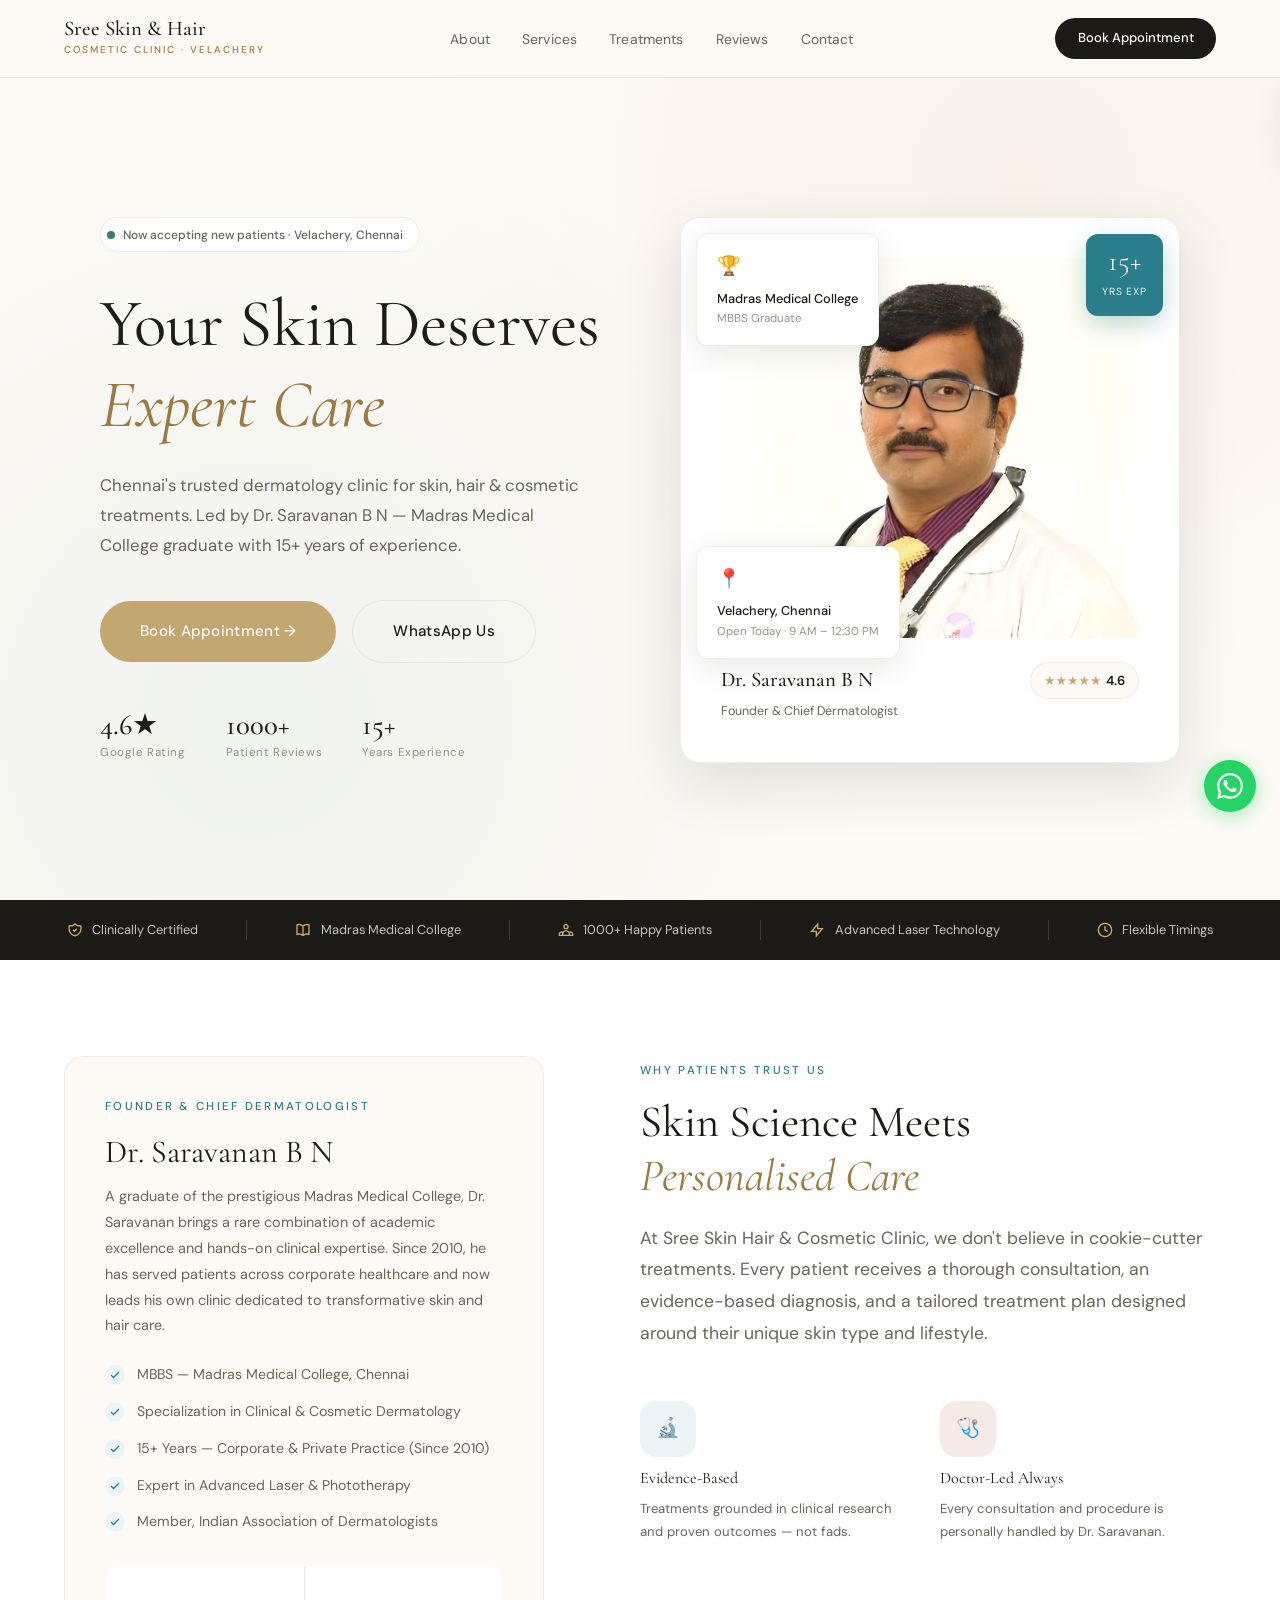
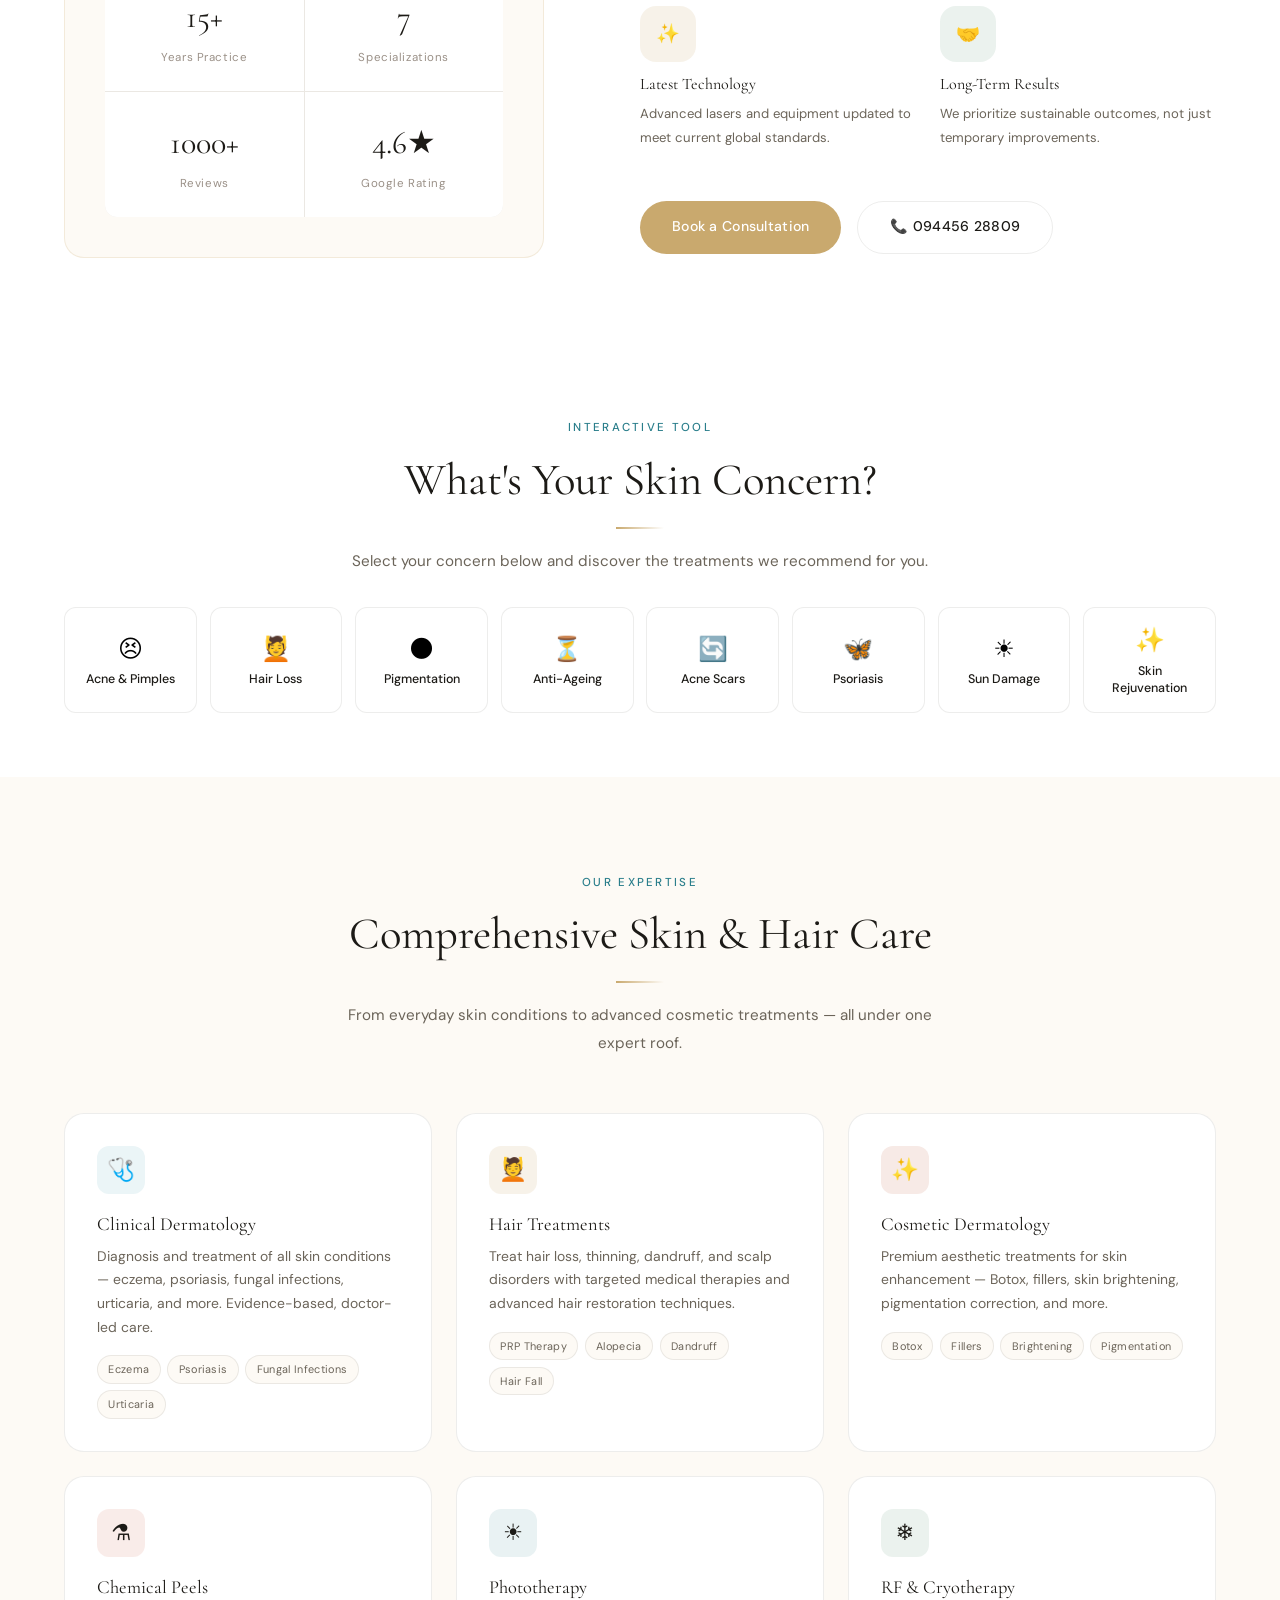
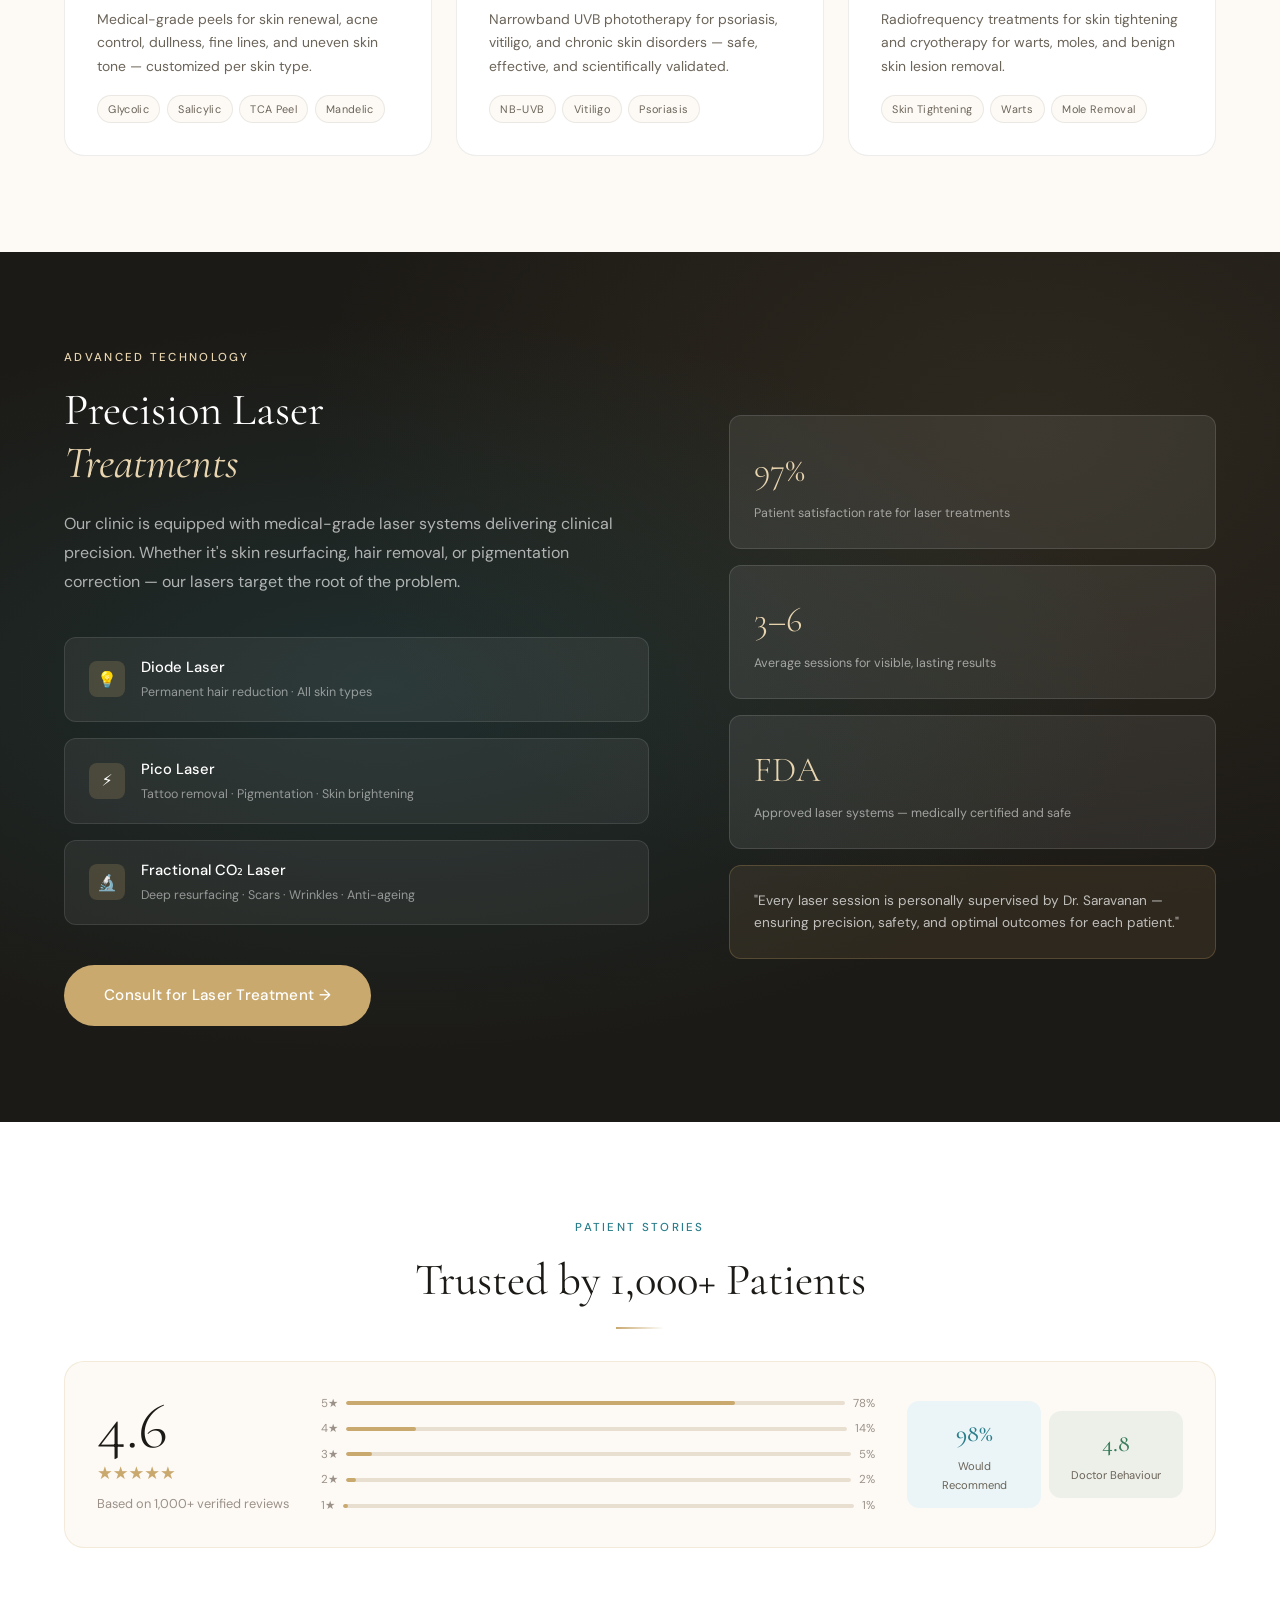
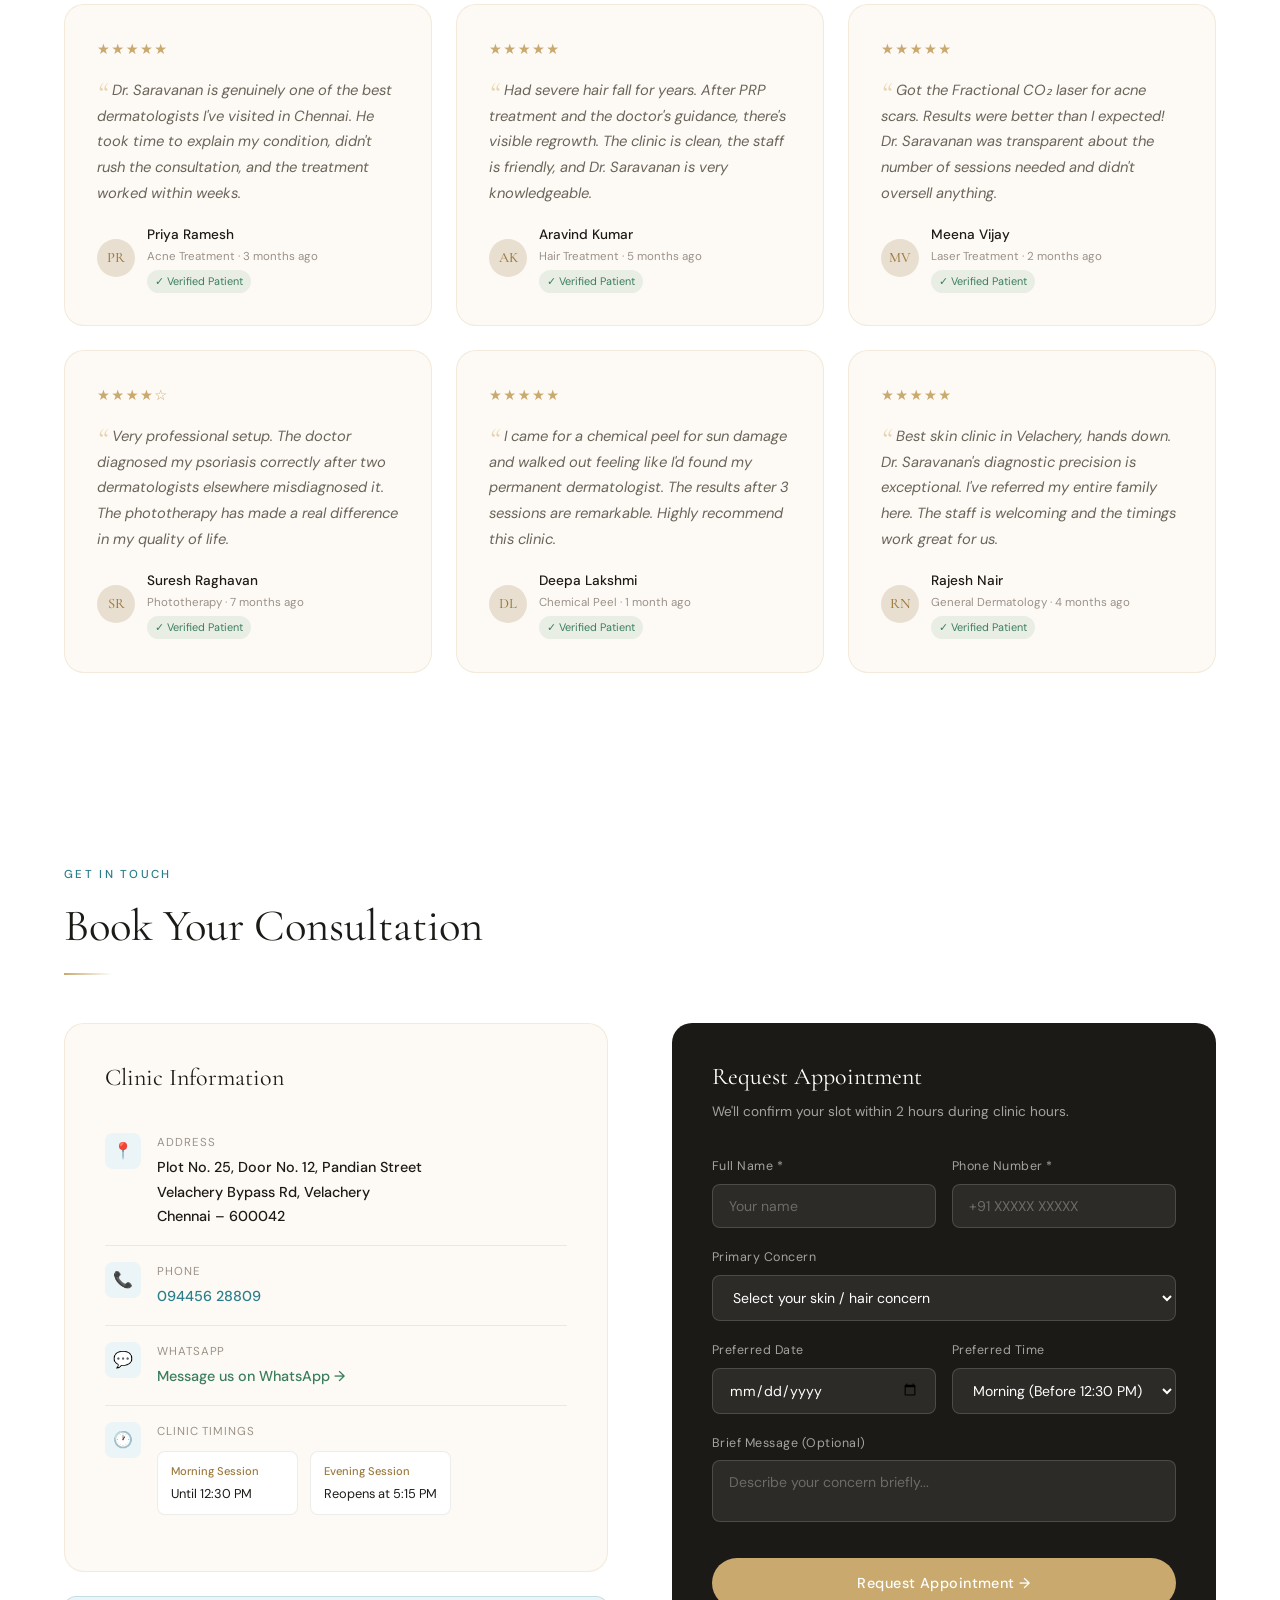
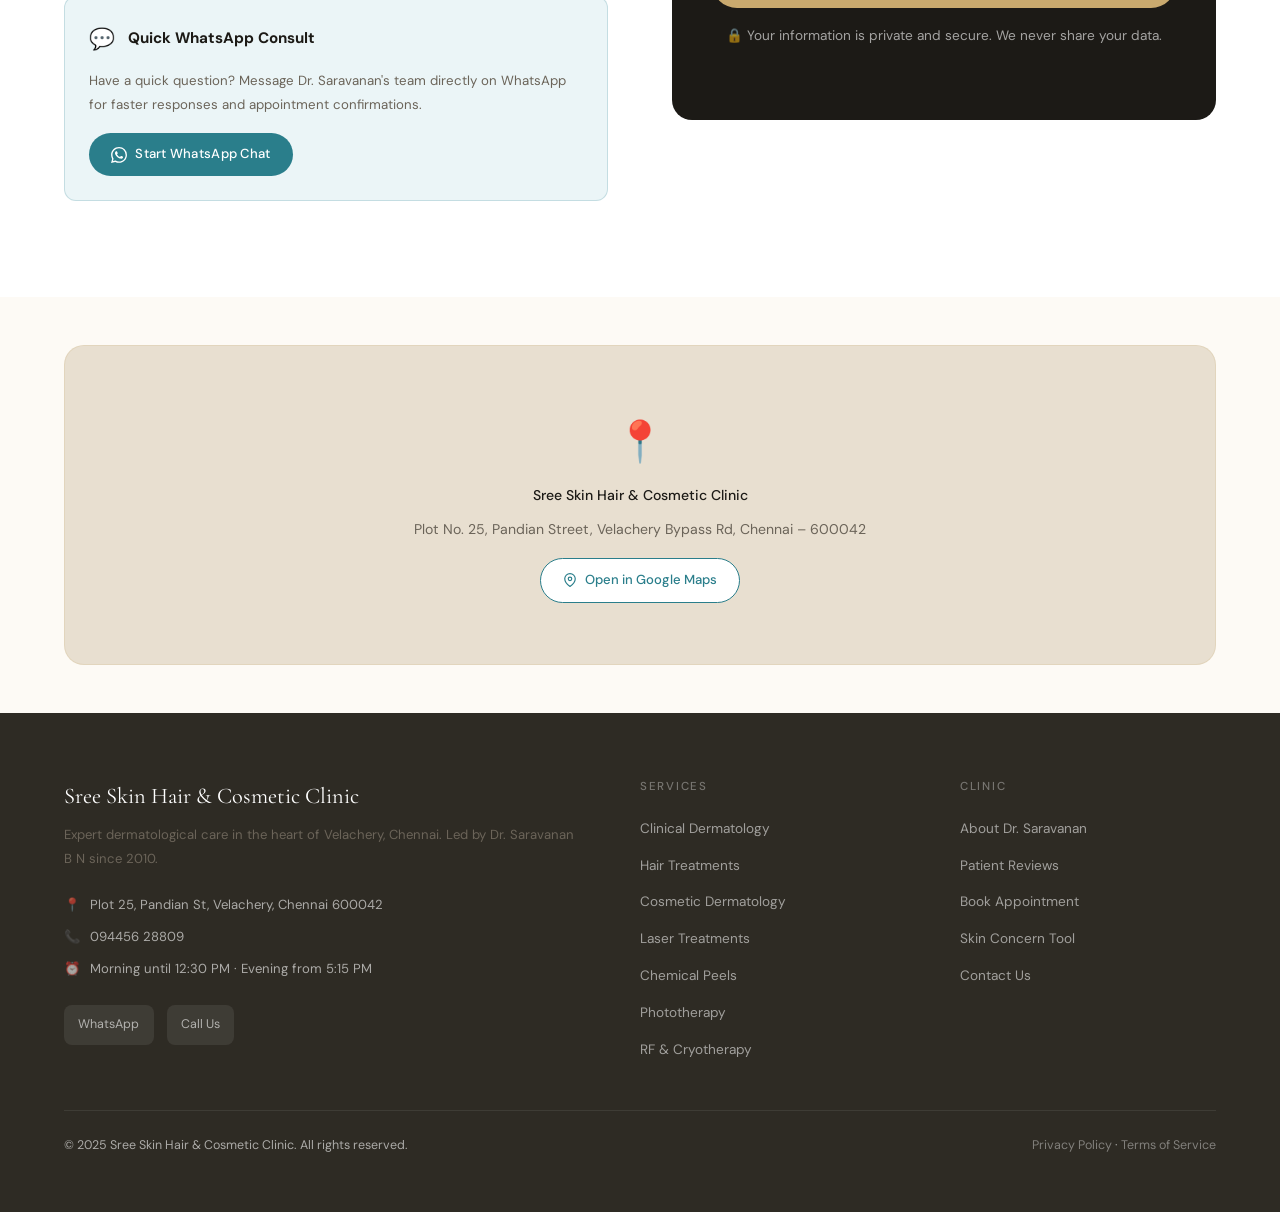
<file: sree_skin_clinic.html>
<!DOCTYPE html>
<html lang="en">
<head>
<meta charset="UTF-8">
<meta name="viewport" content="width=device-width, initial-scale=1.0">
<meta name="description" content="Sree Skin Hair & Cosmetic Clinic - Dr. Saravanan B N, Expert Dermatologist in Velachery, Chennai. Laser treatments, hair solutions, cosmetic dermatology. Book your appointment today.">
<meta name="keywords" content="dermatologist Chennai, skin clinic Velachery, hair treatment Chennai, laser skin treatment, cosmetic dermatology Chennai, Dr Saravanan dermatologist">
<title>Sree Skin Hair & Cosmetic Clinic | Dr. Saravanan B N | Velachery, Chennai</title>
<link rel="preconnect" href="https://fonts.googleapis.com">
<link href="https://fonts.googleapis.com/css2?family=Cormorant+Garamond:ital,wght@0,300;0,400;0,500;0,600;1,300;1,400&family=DM+Sans:wght@300;400;500;600&display=swap" rel="stylesheet">
<style>
  :root {
    --cream: #FDFAF5;
    --cream-2: #F5EFE6;
    --warm-white: #FFFEF9;
    --sand: #E8DFD0;
    --gold: #C9A96E;
    --gold-light: #E8D5B0;
    --gold-dark: #9E7A3F;
    --deep: #1C1A16;
    --deep-2: #2E2B24;
    --mid: #6B6459;
    --soft: #9B9188;
    --blue-teal: #2A7E8B;
    --blue-teal-light: #EBF5F7;
    --blue-teal-mid: #4AA8B8;
    --accent: #D4806A;
    --accent-light: #F7EAE6;
    --success: #3A7D5C;
    --border: rgba(201,169,110,0.2);
    --border-subtle: rgba(28,26,22,0.08);
    --shadow-sm: 0 2px 12px rgba(28,26,22,0.06);
    --shadow-md: 0 8px 32px rgba(28,26,22,0.1);
    --shadow-lg: 0 20px 60px rgba(28,26,22,0.12);
    --r: 12px;
    --r-lg: 20px;
    --serif: 'Cormorant Garamond', Georgia, serif;
    --sans: 'DM Sans', system-ui, sans-serif;
    --transition: 0.3s cubic-bezier(0.4, 0, 0.2, 1);
  }

  *, *::before, *::after { box-sizing: border-box; margin: 0; padding: 0; }
  html { scroll-behavior: smooth; }
  body { 
    font-family: var(--sans); 
    background: var(--warm-white); 
    color: var(--deep); 
    line-height: 1.7;
    overflow-x: hidden;
  }

  /* ── TYPOGRAPHY ── */
  .serif { font-family: var(--serif); }
  h1, h2, h3 { font-family: var(--serif); font-weight: 400; line-height: 1.2; }
  h1 { font-size: clamp(2.4rem, 6vw, 4.2rem); }
  h2 { font-size: clamp(1.8rem, 4vw, 2.8rem); }
  h3 { font-size: clamp(1.2rem, 2.5vw, 1.5rem); }
  p { font-size: 1rem; color: var(--mid); line-height: 1.8; }
  .label { font-size: 0.7rem; letter-spacing: 0.18em; text-transform: uppercase; font-weight: 600; color: var(--gold-dark); font-family: var(--sans); }
  .eyebrow { font-size: 0.72rem; letter-spacing: 0.2em; text-transform: uppercase; font-weight: 500; color: var(--blue-teal); margin-bottom: 1rem; display: block; }

  /* ── LAYOUT ── */
  .container { max-width: 1200px; margin: 0 auto; padding: 0 1.5rem; }
  .section { padding: 6rem 0; }
  .section-sm { padding: 4rem 0; }
  .grid-2 { display: grid; grid-template-columns: 1fr 1fr; gap: 4rem; align-items: center; }
  .grid-3 { display: grid; grid-template-columns: repeat(3, 1fr); gap: 1.5rem; }
  .grid-4 { display: grid; grid-template-columns: repeat(4, 1fr); gap: 1.5rem; }

  /* ── BUTTONS ── */
  .btn { display: inline-flex; align-items: center; gap: 0.5rem; padding: 0.85rem 2rem; border-radius: 50px; font-family: var(--sans); font-size: 0.88rem; font-weight: 500; cursor: pointer; transition: var(--transition); border: none; text-decoration: none; letter-spacing: 0.02em; }
  .btn-primary { background: var(--deep); color: white; }
  .btn-primary:hover { background: var(--deep-2); transform: translateY(-1px); box-shadow: var(--shadow-md); }
  .btn-gold { background: var(--gold); color: white; }
  .btn-gold:hover { background: var(--gold-dark); transform: translateY(-1px); box-shadow: 0 8px 24px rgba(201,169,110,0.35); }
  .btn-outline { background: transparent; color: var(--deep); border: 1.5px solid var(--border-subtle); }
  .btn-outline:hover { border-color: var(--gold); color: var(--gold-dark); background: rgba(201,169,110,0.05); }
  .btn-teal { background: var(--blue-teal); color: white; }
  .btn-teal:hover { background: #236e7a; transform: translateY(-1px); box-shadow: 0 8px 24px rgba(42,126,139,0.3); }
  .btn-lg { padding: 1.1rem 2.5rem; font-size: 0.95rem; }

  /* ── NAV ── */
  nav {
    position: fixed; top: 0; width: 100%; z-index: 1000;
    background: rgba(253,250,245,0.92);
    backdrop-filter: blur(20px);
    -webkit-backdrop-filter: blur(20px);
    border-bottom: 1px solid var(--border);
    transition: var(--transition);
  }
  nav.scrolled { box-shadow: var(--shadow-sm); }
  .nav-inner { display: flex; align-items: center; justify-content: space-between; padding: 1.1rem 1.5rem; max-width: 1200px; margin: 0 auto; }
  .nav-logo { display: flex; flex-direction: column; text-decoration: none; }
  .nav-logo-name { font-family: var(--serif); font-size: 1.3rem; font-weight: 500; color: var(--deep); line-height: 1.1; }
  .nav-logo-sub { font-size: 0.62rem; letter-spacing: 0.2em; text-transform: uppercase; color: var(--gold-dark); margin-top: 2px; font-weight: 500; }
  .nav-links { display: flex; align-items: center; gap: 2rem; list-style: none; }
  .nav-links a { text-decoration: none; color: var(--mid); font-size: 0.87rem; font-weight: 400; transition: color 0.2s; letter-spacing: 0.01em; }
  .nav-links a:hover { color: var(--deep); }
  .nav-cta { margin-left: 1rem; }
  .nav-book { background: var(--deep); color: white; padding: 0.6rem 1.4rem; border-radius: 50px; font-size: 0.82rem; font-weight: 500; text-decoration: none; transition: var(--transition); display: inline-block; }
  .nav-book:hover { background: var(--blue-teal); }
  .hamburger { display: none; flex-direction: column; gap: 5px; cursor: pointer; background: none; border: none; padding: 4px; }
  .hamburger span { display: block; width: 22px; height: 1.5px; background: var(--deep); border-radius: 2px; transition: var(--transition); }
  .mobile-menu { display: none; background: var(--cream); border-top: 1px solid var(--border); padding: 1.5rem; flex-direction: column; gap: 1rem; }
  .mobile-menu a { text-decoration: none; color: var(--deep); font-size: 0.95rem; padding: 0.5rem 0; border-bottom: 1px solid var(--border-subtle); display: block; }
  .mobile-menu .btn { margin-top: 0.5rem; text-align: center; justify-content: center; }

  /* ── HERO ── */
  .hero {
    min-height: 100vh;
    display: flex;
    align-items: center;
    background: var(--cream);
    position: relative;
    overflow: hidden;
    padding-top: 80px;
  }
  .hero-bg-pattern {
    position: absolute; inset: 0;
    background-image: 
      radial-gradient(circle at 80% 20%, rgba(201,169,110,0.08) 0%, transparent 50%),
      radial-gradient(circle at 20% 80%, rgba(42,126,139,0.06) 0%, transparent 50%);
    pointer-events: none;
  }
  .hero-grid { display: grid; grid-template-columns: 1fr 1fr; gap: 5rem; align-items: center; padding: 4rem 0; }
  .hero-badge { display: inline-flex; align-items: center; gap: 0.5rem; background: white; border: 1px solid var(--border); border-radius: 50px; padding: 0.4rem 1rem 0.4rem 0.4rem; margin-bottom: 2rem; }
  .hero-badge-dot { width: 8px; height: 8px; background: var(--success); border-radius: 50%; animation: pulse 2s infinite; }
  @keyframes pulse { 0%, 100% { opacity: 1; transform: scale(1); } 50% { opacity: 0.6; transform: scale(0.85); } }
  .hero-badge span { font-size: 0.75rem; font-weight: 500; color: var(--mid); }
  .hero-title { margin-bottom: 1.5rem; color: var(--deep); }
  .hero-title em { font-style: italic; color: var(--gold-dark); }
  .hero-sub { font-size: 1.05rem; margin-bottom: 2.5rem; color: var(--mid); max-width: 480px; }
  .hero-actions { display: flex; align-items: center; gap: 1rem; flex-wrap: wrap; margin-bottom: 3rem; }
  .hero-stats { display: flex; gap: 2.5rem; }
  .hero-stat-num { font-family: var(--serif); font-size: 1.8rem; font-weight: 500; color: var(--deep); line-height: 1; display: block; }
  .hero-stat-label { font-size: 0.72rem; color: var(--soft); margin-top: 3px; display: block; letter-spacing: 0.05em; }
  .hero-visual {
    position: relative;
    display: flex;
    justify-content: center;
    width: min(100%, 560px);
    margin: 0 auto;
  }
  .hero-card-main {
    background: white;
    border-radius: var(--r-lg);
    padding: 2.5rem;
    box-shadow: var(--shadow-lg);
    border: 1px solid var(--border-subtle);
    position: relative;
    width: min(100%, 520px);
    margin: 0 auto;
    z-index: 2;
  }
  .doctor-avatar-placeholder {
    width: 100%; aspect-ratio: 3/4; max-height: 380px;
    background: linear-gradient(145deg, var(--cream-2) 0%, var(--sand) 100%);
    border-radius: var(--r);
    display: flex;
    align-items: flex-end;
    justify-content: center;
    overflow: hidden;
    margin-bottom: 1.5rem;
    position: relative;
  }
  .doctor-silhouette {
    width: 100%;
    height: 100%;
    object-fit: cover;
    object-position: center top;
    display: block;
  }
  .doctor-silhouette-fallback {
    width: 70%;
    position: absolute;
    bottom: 0;
    display: none;
  }
  .doctor-avatar-placeholder.fallback-active .doctor-silhouette {
    display: none;
  }
  .doctor-avatar-placeholder.fallback-active .doctor-silhouette-fallback {
    display: block;
  }
  .doctor-info-row { display: flex; justify-content: space-between; align-items: flex-start; }
  .doctor-name-block .name { font-family: var(--serif); font-size: 1.3rem; font-weight: 500; color: var(--deep); }
  .doctor-name-block .title { font-size: 0.78rem; color: var(--mid); margin-top: 3px; }
  .rating-pill { background: var(--cream); border: 1px solid var(--border); border-radius: 50px; padding: 0.4rem 0.8rem; display: flex; align-items: center; gap: 0.3rem; }
  .rating-pill .stars { color: var(--gold); font-size: 0.8rem; }
  .rating-pill .score { font-weight: 600; font-size: 0.82rem; color: var(--deep); }
  .hero-float-card {
    position: absolute;
    background: white;
    border-radius: var(--r);
    padding: 1rem 1.25rem;
    box-shadow: var(--shadow-md);
    border: 1px solid var(--border-subtle);
    font-size: 0.8rem;
    z-index: 3;
  }
  .hero-float-1 { top: 1rem; left: 1rem; }
  .hero-float-2 { bottom: 6.5rem; left: 1rem; }
  .float-icon { font-size: 1.2rem; margin-bottom: 0.3rem; }
  .float-label { font-weight: 500; color: var(--deep); font-size: 0.8rem; }
  .float-sub { color: var(--soft); font-size: 0.72rem; }
  .experience-badge {
    position: absolute;
    top: 1rem; right: 1rem;
    background: var(--blue-teal);
    color: white;
    padding: 0.8rem 1rem;
    border-radius: var(--r);
    text-align: center;
    box-shadow: 0 8px 24px rgba(42,126,139,0.3);
    z-index: 4;
  }
  .experience-badge .num { font-family: var(--serif); font-size: 1.8rem; font-weight: 300; line-height: 1; display: block; }
  .experience-badge .txt { font-size: 0.65rem; letter-spacing: 0.08em; opacity: 0.9; }

  /* ── TRUST BAR ── */
  .trust-bar { background: var(--deep); padding: 1.2rem 0; }
  .trust-inner { display: flex; align-items: center; justify-content: center; gap: 3rem; flex-wrap: wrap; }
  .trust-item { display: flex; align-items: center; gap: 0.6rem; color: rgba(255,255,255,0.75); font-size: 0.8rem; }
  .trust-item .icon { width: 16px; height: 16px; color: var(--gold); flex-shrink: 0; }
  .trust-divider { width: 1px; height: 20px; background: rgba(255,255,255,0.15); }

  /* ── ABOUT ── */
  .about-section { background: white; }
  .about-grid { display: grid; grid-template-columns: 1fr 1.2fr; gap: 6rem; align-items: center; }
  .about-visual { position: relative; }
  .about-card {
    background: var(--cream);
    border-radius: var(--r-lg);
    padding: 2.5rem;
    border: 1px solid var(--border);
  }
  .credential-list { list-style: none; margin-top: 1.5rem; display: flex; flex-direction: column; gap: 0.8rem; }
  .credential-list li { display: flex; align-items: flex-start; gap: 0.75rem; font-size: 0.88rem; color: var(--mid); }
  .cred-icon { width: 20px; height: 20px; background: var(--blue-teal-light); border-radius: 50%; display: flex; align-items: center; justify-content: center; flex-shrink: 0; margin-top: 2px; }
  .stat-grid { display: grid; grid-template-columns: 1fr 1fr; gap: 1px; background: var(--border-subtle); border-radius: var(--r); overflow: hidden; margin-top: 2rem; }
  .stat-box { background: white; padding: 1.5rem; text-align: center; }
  .stat-box .num { font-family: var(--serif); font-size: 2rem; font-weight: 400; color: var(--deep); display: block; }
  .stat-box .lbl { font-size: 0.72rem; color: var(--soft); letter-spacing: 0.05em; margin-top: 3px; display: block; }
  .about-content .subtitle { font-size: 1.1rem; color: var(--mid); margin: 1.2rem 0 2rem; line-height: 1.8; }

  /* ── SERVICES ── */
  .services-section { background: var(--cream); }
  .services-grid { display: grid; grid-template-columns: repeat(auto-fit, minmax(300px, 1fr)); gap: 1.5rem; margin-top: 3.5rem; }
  .service-card {
    background: white;
    border-radius: var(--r-lg);
    padding: 2rem;
    border: 1px solid var(--border-subtle);
    transition: var(--transition);
    cursor: default;
    position: relative;
    overflow: hidden;
  }
  .service-card::before {
    content: '';
    position: absolute;
    top: 0; left: 0; right: 0;
    height: 3px;
    background: linear-gradient(90deg, var(--gold), var(--blue-teal-mid));
    transform: scaleX(0);
    transform-origin: left;
    transition: transform 0.4s ease;
  }
  .service-card:hover { transform: translateY(-4px); box-shadow: var(--shadow-md); }
  .service-card:hover::before { transform: scaleX(1); }
  .service-icon { width: 48px; height: 48px; border-radius: var(--r); display: flex; align-items: center; justify-content: center; margin-bottom: 1.2rem; font-size: 1.4rem; }
  .service-card h3 { font-size: 1.15rem; margin-bottom: 0.6rem; color: var(--deep); }
  .service-card p { font-size: 0.87rem; line-height: 1.7; }
  .service-tags { display: flex; flex-wrap: wrap; gap: 0.4rem; margin-top: 1rem; }
  .tag { font-size: 0.68rem; background: var(--cream); color: var(--mid); padding: 0.25rem 0.65rem; border-radius: 50px; border: 1px solid var(--border-subtle); letter-spacing: 0.03em; }

  /* ── LASER / FEATURED ── */
  .laser-section { background: var(--deep); color: white; position: relative; overflow: hidden; }
  .laser-bg { position: absolute; inset: 0; background: radial-gradient(ellipse at 30% 50%, rgba(42,126,139,0.2) 0%, transparent 60%), radial-gradient(ellipse at 80% 20%, rgba(201,169,110,0.1) 0%, transparent 50%); pointer-events: none; }
  .laser-grid { display: grid; grid-template-columns: 1.2fr 1fr; gap: 5rem; align-items: center; position: relative; }
  .laser-content h2 { color: white; }
  .laser-content .eyebrow { color: var(--gold-light); }
  .laser-content p { color: rgba(255,255,255,0.65); margin: 1.2rem 0 2.5rem; font-size: 1rem; }
  .laser-items { display: flex; flex-direction: column; gap: 1rem; }
  .laser-item { display: flex; align-items: center; gap: 1rem; padding: 1.1rem 1.5rem; background: rgba(255,255,255,0.06); border-radius: var(--r); border: 1px solid rgba(255,255,255,0.1); transition: var(--transition); }
  .laser-item:hover { background: rgba(255,255,255,0.1); border-color: rgba(201,169,110,0.3); }
  .laser-item-icon { width: 36px; height: 36px; background: rgba(201,169,110,0.2); border-radius: 8px; display: flex; align-items: center; justify-content: center; font-size: 1rem; flex-shrink: 0; }
  .laser-item-text .name { font-size: 0.92rem; font-weight: 500; color: white; }
  .laser-item-text .desc { font-size: 0.78rem; color: rgba(255,255,255,0.5); margin-top: 2px; }
  .laser-visual-cards { display: flex; flex-direction: column; gap: 1rem; }
  .laser-info-card { background: rgba(255,255,255,0.08); border: 1px solid rgba(255,255,255,0.12); border-radius: var(--r); padding: 1.5rem; }
  .laser-info-card .num { font-family: var(--serif); font-size: 2.2rem; font-weight: 300; color: var(--gold-light); }
  .laser-info-card .lbl { font-size: 0.78rem; color: rgba(255,255,255,0.55); margin-top: 3px; }

  /* ── TESTIMONIALS ── */
  .testimonials-section { background: white; }
  .testimonials-grid { display: grid; grid-template-columns: repeat(auto-fit, minmax(280px, 1fr)); gap: 1.5rem; margin-top: 3.5rem; }
  .testimonial-card {
    background: var(--cream);
    border-radius: var(--r-lg);
    padding: 2rem;
    border: 1px solid var(--border);
    transition: var(--transition);
    display: flex;
    flex-direction: column;
    gap: 1rem;
  }
  .testimonial-card:hover { transform: translateY(-3px); box-shadow: var(--shadow-md); }
  .t-stars { color: var(--gold); font-size: 0.9rem; letter-spacing: 0.1em; }
  .t-text { font-size: 0.92rem; color: var(--mid); line-height: 1.75; font-style: italic; flex: 1; }
  .t-text::before { content: '\201C'; font-family: var(--serif); font-size: 2rem; color: var(--gold-light); line-height: 0; vertical-align: -0.5rem; margin-right: 4px; }
  .t-author { display: flex; align-items: center; gap: 0.75rem; margin-top: auto; }
  .t-avatar { width: 38px; height: 38px; border-radius: 50%; background: var(--sand); display: flex; align-items: center; justify-content: center; font-family: var(--serif); font-weight: 500; color: var(--gold-dark); font-size: 0.9rem; flex-shrink: 0; }
  .t-name { font-weight: 500; font-size: 0.85rem; color: var(--deep); }
  .t-detail { font-size: 0.72rem; color: var(--soft); margin-top: 1px; }
  .t-verified { font-size: 0.68rem; color: var(--success); background: rgba(58,125,92,0.1); padding: 2px 8px; border-radius: 50px; display: inline-block; margin-top: 3px; }
  .overall-rating { display: flex; align-items: center; gap: 2rem; padding: 2rem; background: var(--cream); border-radius: var(--r-lg); border: 1px solid var(--border); margin-bottom: 2.5rem; }
  .rating-big { font-family: var(--serif); font-size: 4rem; font-weight: 300; color: var(--deep); line-height: 1; }
  .rating-detail .stars { color: var(--gold); font-size: 1.1rem; }
  .rating-detail .count { font-size: 0.8rem; color: var(--soft); margin-top: 4px; }
  .rating-bars { flex: 1; display: flex; flex-direction: column; gap: 6px; }
  .rating-bar-row { display: flex; align-items: center; gap: 8px; font-size: 0.72rem; color: var(--soft); }
  .bar-track { flex: 1; height: 4px; background: var(--sand); border-radius: 2px; overflow: hidden; }
  .bar-fill { height: 100%; background: var(--gold); border-radius: 2px; }

  /* ── WHY US ── */
  .why-section { background: var(--cream); }
  .why-grid { display: grid; grid-template-columns: repeat(auto-fit, minmax(220px, 1fr)); gap: 1.5rem; margin-top: 3rem; }
  .why-card { text-align: center; padding: 2rem 1.5rem; }
  .why-icon { width: 56px; height: 56px; margin: 0 auto 1.2rem; border-radius: 16px; display: flex; align-items: center; justify-content: center; font-size: 1.5rem; }
  .why-card h3 { font-size: 1.05rem; margin-bottom: 0.5rem; color: var(--deep); }
  .why-card p { font-size: 0.82rem; }

  /* ── CONTACT / BOOKING ── */
  .contact-section { background: white; }
  .contact-grid { display: grid; grid-template-columns: 1fr 1fr; gap: 4rem; align-items: start; }
  .contact-card { background: var(--cream); border-radius: var(--r-lg); padding: 2.5rem; border: 1px solid var(--border); }
  .contact-card h3 { font-size: 1.5rem; margin-bottom: 1.5rem; color: var(--deep); }
  .info-row { display: flex; align-items: flex-start; gap: 1rem; padding: 1rem 0; border-bottom: 1px solid var(--border-subtle); }
  .info-row:last-child { border-bottom: none; }
  .info-icon { width: 36px; height: 36px; background: var(--blue-teal-light); border-radius: 8px; display: flex; align-items: center; justify-content: center; flex-shrink: 0; font-size: 1rem; }
  .info-label { font-size: 0.72rem; color: var(--soft); text-transform: uppercase; letter-spacing: 0.08em; margin-bottom: 3px; }
  .info-value { font-size: 0.9rem; color: var(--deep); font-weight: 500; }
  .info-value a { color: var(--blue-teal); text-decoration: none; }
  .timings-grid { display: grid; grid-template-columns: 1fr 1fr; gap: 0.8rem; margin-top: 0.5rem; }
  .timing-slot { background: white; border: 1px solid var(--border-subtle); border-radius: 8px; padding: 0.6rem 0.8rem; font-size: 0.8rem; }
  .timing-slot .period { color: var(--gold-dark); font-weight: 500; font-size: 0.7rem; margin-bottom: 2px; display: block; }
  .booking-form { background: var(--deep); border-radius: var(--r-lg); padding: 2.5rem; }
  .booking-form h3 { color: white; font-size: 1.5rem; margin-bottom: 0.5rem; }
  .booking-form p { color: rgba(255,255,255,0.6); font-size: 0.85rem; margin-bottom: 2rem; }
  .form-group { margin-bottom: 1.2rem; }
  .form-group label { display: block; font-size: 0.78rem; color: rgba(255,255,255,0.6); margin-bottom: 0.4rem; letter-spacing: 0.04em; }
  .form-group input, .form-group select, .form-group textarea {
    width: 100%; background: rgba(255,255,255,0.08); border: 1px solid rgba(255,255,255,0.15);
    border-radius: 8px; padding: 0.75rem 1rem; color: white; font-family: var(--sans); font-size: 0.88rem;
    transition: border-color 0.2s; outline: none;
  }
  .form-group input::placeholder, .form-group textarea::placeholder { color: rgba(255,255,255,0.3); }
  .form-group input:focus, .form-group select:focus, .form-group textarea:focus { border-color: var(--gold); }
  .form-group select option { background: var(--deep); }
  .form-row { display: grid; grid-template-columns: 1fr 1fr; gap: 1rem; }
  .form-submit { width: 100%; padding: 1rem; background: var(--gold); color: white; border: none; border-radius: 50px; font-family: var(--sans); font-size: 0.9rem; font-weight: 500; cursor: pointer; transition: var(--transition); letter-spacing: 0.03em; margin-top: 0.5rem; }
  .form-submit:hover { background: var(--gold-dark); transform: translateY(-1px); }
  .form-note { text-align: center; color: rgba(255,255,255,0.4); font-size: 0.72rem; margin-top: 1rem; }

  /* ── STICKY CTA ── */
  .sticky-cta {
    position: fixed; bottom: 0; left: 0; right: 0; z-index: 999;
    display: flex; align-items: center; justify-content: center; gap: 0.75rem;
    padding: 0.9rem 1.5rem;
    background: white;
    border-top: 1px solid var(--border-subtle);
    box-shadow: 0 -4px 24px rgba(28,26,22,0.1);
    display: none;
  }
  .sticky-cta.visible { display: flex; }
  .sticky-btn { flex: 1; max-width: 180px; display: flex; align-items: center; justify-content: center; gap: 0.5rem; padding: 0.8rem 1rem; border-radius: 50px; font-size: 0.82rem; font-weight: 500; text-decoration: none; cursor: pointer; border: none; transition: var(--transition); font-family: var(--sans); }
  .sticky-call { background: var(--deep); color: white; }
  .sticky-whatsapp { background: #25D366; color: white; }
  .sticky-book { background: var(--gold); color: white; }
  .sticky-btn:hover { opacity: 0.9; transform: translateY(-1px); }

  /* ── MAP PLACEHOLDER ── */
  .map-section { background: var(--cream); padding: 3rem 0; }
  .map-container { border-radius: var(--r-lg); overflow: hidden; border: 1px solid var(--border); height: 320px; position: relative; background: var(--sand); display: flex; align-items: center; justify-content: center; }
  .map-overlay { text-align: center; }
  .map-overlay p { color: var(--mid); margin-top: 0.5rem; font-size: 0.88rem; }
  .map-btn { display: inline-flex; align-items: center; gap: 0.5rem; margin-top: 1rem; padding: 0.65rem 1.4rem; background: white; border-radius: 50px; font-size: 0.82rem; font-weight: 500; color: var(--blue-teal); border: 1px solid var(--blue-teal); text-decoration: none; transition: var(--transition); }
  .map-btn:hover { background: var(--blue-teal); color: white; }

  /* ── FOOTER ── */
  footer { background: var(--deep-2); color: rgba(255,255,255,0.6); }
  .footer-main { padding: 4rem 0 2rem; }
  .footer-grid { display: grid; grid-template-columns: 2fr 1fr 1fr; gap: 4rem; margin-bottom: 3rem; }
  .footer-logo-name { font-family: var(--serif); font-size: 1.4rem; color: white; }
  .footer-tagline { font-size: 0.82rem; margin-top: 0.5rem; margin-bottom: 1.5rem; }
  .footer-contact-item { display: flex; align-items: center; gap: 0.6rem; font-size: 0.82rem; margin-bottom: 0.6rem; }
  .footer-contact-item a { color: rgba(255,255,255,0.6); text-decoration: none; }
  .footer-contact-item a:hover { color: var(--gold-light); }
  .footer-heading { font-size: 0.72rem; letter-spacing: 0.15em; text-transform: uppercase; color: rgba(255,255,255,0.35); margin-bottom: 1rem; font-weight: 500; }
  .footer-links { list-style: none; display: flex; flex-direction: column; gap: 0.6rem; }
  .footer-links a { color: rgba(255,255,255,0.55); text-decoration: none; font-size: 0.85rem; transition: color 0.2s; }
  .footer-links a:hover { color: var(--gold-light); }
  .footer-bottom { border-top: 1px solid rgba(255,255,255,0.08); padding: 1.5rem 0; display: flex; justify-content: space-between; align-items: center; font-size: 0.78rem; }
  .footer-bottom a { color: rgba(255,255,255,0.4); text-decoration: none; }

  /* ── SECTION HEADER ── */
  .section-header { text-align: center; max-width: 600px; margin: 0 auto 1rem; }
  .section-header h2 { margin-top: 0.5rem; margin-bottom: 1rem; }
  .section-header p { font-size: 0.95rem; }
  .divider { width: 48px; height: 2px; background: linear-gradient(90deg, var(--gold), transparent); margin: 1.2rem auto; }

  /* ── BEFORE/AFTER SLIDER ── */
  .ba-section { background: var(--cream); }
  .ba-container { position: relative; border-radius: var(--r-lg); overflow: hidden; border: 1px solid var(--border); max-width: 700px; margin: 2rem auto 0; cursor: col-resize; }
  .ba-container img { display: block; width: 100%; height: 350px; object-fit: cover; }
  .ba-before { position: absolute; inset: 0; overflow: hidden; }
  .ba-before-img { width: 100%; height: 350px; object-fit: cover; }
  .ba-divider-line { position: absolute; top: 0; bottom: 0; width: 2px; background: white; z-index: 3; pointer-events: none; }
  .ba-handle { position: absolute; top: 50%; transform: translateY(-50%); width: 40px; height: 40px; background: white; border-radius: 50%; box-shadow: 0 4px 16px rgba(0,0,0,0.3); z-index: 4; display: flex; align-items: center; justify-content: center; pointer-events: none; }
  .ba-labels { position: absolute; bottom: 1rem; left: 0; right: 0; display: flex; justify-content: space-between; padding: 0 1rem; z-index: 5; pointer-events: none; }
  .ba-label { background: rgba(0,0,0,0.6); color: white; font-size: 0.72rem; font-weight: 600; padding: 0.3rem 0.8rem; border-radius: 50px; letter-spacing: 0.08em; text-transform: uppercase; }
  .ba-note { text-align: center; font-size: 0.78rem; color: var(--soft); margin-top: 0.8rem; }

  /* ── SKIN SELECTOR ── */
  .skin-selector { background: white; }
  .concern-grid { display: grid; grid-template-columns: repeat(auto-fit, minmax(130px, 1fr)); gap: 0.8rem; margin-top: 2rem; }
  .concern-btn { padding: 1rem; border: 1.5px solid var(--border-subtle); border-radius: var(--r); background: white; cursor: pointer; transition: var(--transition); text-align: center; font-family: var(--sans); }
  .concern-btn:hover, .concern-btn.active { border-color: var(--blue-teal); background: var(--blue-teal-light); }
  .concern-btn .icon { font-size: 1.5rem; margin-bottom: 0.4rem; display: block; }
  .concern-btn .name { font-size: 0.78rem; font-weight: 500; color: var(--deep); }
  .concern-result { margin-top: 2rem; padding: 1.5rem; background: var(--blue-teal-light); border-radius: var(--r); border: 1px solid rgba(42,126,139,0.2); display: none; }
  .concern-result.show { display: block; }
  .concern-result h4 { font-family: var(--serif); font-size: 1.2rem; color: var(--deep); margin-bottom: 0.5rem; }
  .concern-result p { font-size: 0.88rem; }
  .concern-result .treatments { display: flex; flex-wrap: wrap; gap: 0.4rem; margin-top: 0.8rem; }
  .concern-result .treatment-tag { font-size: 0.75rem; background: white; color: var(--blue-teal); padding: 0.3rem 0.8rem; border-radius: 50px; border: 1px solid rgba(42,126,139,0.3); font-weight: 500; }

  /* ── ANIMATIONS ── */
  .fade-up { opacity: 0; transform: translateY(24px); transition: opacity 0.6s ease, transform 0.6s ease; }
  .fade-up.visible { opacity: 1; transform: translateY(0); }
  .fade-up-delay-1 { transition-delay: 0.1s; }
  .fade-up-delay-2 { transition-delay: 0.2s; }
  .fade-up-delay-3 { transition-delay: 0.3s; }

  /* ── WHATSAPP FLOAT ── */
  .whatsapp-float {
    position: fixed; bottom: 5.5rem; right: 1.5rem; z-index: 998;
    width: 52px; height: 52px;
    background: #25D366;
    border-radius: 50%;
    display: flex; align-items: center; justify-content: center;
    box-shadow: 0 4px 20px rgba(37,211,102,0.4);
    text-decoration: none;
    transition: var(--transition);
    animation: float 3s ease-in-out infinite;
  }
  .whatsapp-float:hover { transform: scale(1.1); box-shadow: 0 6px 28px rgba(37,211,102,0.5); }
  @keyframes float { 0%, 100% { transform: translateY(0); } 50% { transform: translateY(-5px); } }
  .whatsapp-float svg { width: 26px; height: 26px; fill: white; }
  .wa-tooltip { position: absolute; right: 60px; white-space: nowrap; background: var(--deep); color: white; font-size: 0.72rem; padding: 0.35rem 0.8rem; border-radius: 50px; opacity: 0; pointer-events: none; transition: opacity 0.2s; }
  .whatsapp-float:hover .wa-tooltip { opacity: 1; }

  /* ── RESPONSIVE ── */
  @media (max-width: 900px) {
    .hero-grid { grid-template-columns: 1fr; gap: 3rem; padding: 2rem 0; }
    .hero-visual { order: -1; }
    .hero-float-1, .hero-float-2 { display: none; }
    .experience-badge { top: 0.5rem; right: 0.5rem; }
    .about-grid { grid-template-columns: 1fr; gap: 3rem; }
    .laser-grid { grid-template-columns: 1fr; gap: 3rem; }
    .contact-grid { grid-template-columns: 1fr; gap: 2.5rem; }
    .footer-grid { grid-template-columns: 1fr 1fr; gap: 2.5rem; }
    .grid-2 { grid-template-columns: 1fr; gap: 2rem; }
    .sticky-cta { display: flex !important; }
    body { padding-bottom: 70px; }
    nav { display: block; }
    .nav-links, .nav-cta { display: none; }
    .hamburger { display: flex; }
    .section { padding: 4rem 0; }
    .hero { min-height: auto; padding-top: 100px; padding-bottom: 2rem; }
    .overall-rating { flex-wrap: wrap; gap: 1rem; }
  }
  @media (max-width: 600px) {
    .hero-stats { gap: 1.5rem; }
    .trust-inner { gap: 1.2rem; }
    .trust-divider { display: none; }
    .footer-grid { grid-template-columns: 1fr; gap: 2rem; }
    .form-row { grid-template-columns: 1fr; }
    .concern-grid { grid-template-columns: repeat(3, 1fr); }
    .grid-3 { grid-template-columns: 1fr; }
    .grid-4 { grid-template-columns: repeat(2, 1fr); }
    .section-header { text-align: left; margin: 0; }
    .divider { margin: 1rem 0; }
    .footer-bottom { flex-direction: column; gap: 0.5rem; text-align: center; }
  }

  /* Notification toast */
  .toast { position: fixed; top: 5rem; right: 1.5rem; z-index: 2000; background: var(--success); color: white; padding: 1rem 1.5rem; border-radius: var(--r); box-shadow: var(--shadow-md); font-size: 0.88rem; transform: translateX(110%); transition: transform 0.4s cubic-bezier(0.4,0,0.2,1); max-width: 280px; }
  .toast.show { transform: translateX(0); }
</style>
</head>
<body>

<!-- ── NAVIGATION ── -->
<nav id="navbar">
  <div class="nav-inner">
    <a href="#home" class="nav-logo">
      <span class="nav-logo-name">Sree Skin & Hair</span>
      <span class="nav-logo-sub">Cosmetic Clinic · Velachery</span>
    </a>
    <ul class="nav-links">
      <li><a href="#about">About</a></li>
      <li><a href="#services">Services</a></li>
      <li><a href="#treatments">Treatments</a></li>
      <li><a href="#testimonials">Reviews</a></li>
      <li><a href="#contact">Contact</a></li>
    </ul>
    <div class="nav-cta">
      <a href="#contact" class="nav-book">Book Appointment</a>
    </div>
    <button class="hamburger" id="hamburger" aria-label="Menu">
      <span></span><span></span><span></span>
    </button>
  </div>
  <div class="mobile-menu" id="mobileMenu">
    <a href="#about">About Dr. Saravanan</a>
    <a href="#services">Services</a>
    <a href="#treatments">Laser Treatments</a>
    <a href="#testimonials">Patient Reviews</a>
    <a href="#contact">Contact & Location</a>
    <a href="tel:+919445628809" class="btn btn-outline" style="text-align:center;justify-content:center;">📞 Call Now</a>
    <a href="#contact" class="btn btn-gold">Book Appointment</a>
  </div>
</nav>

<!-- ── HERO ── -->
<section class="hero" id="home">
  <div class="hero-bg-pattern"></div>
  <div class="container">
    <div class="hero-grid">
      <div class="hero-content">
        <div class="hero-badge">
          <span class="hero-badge-dot"></span>
          <span>Now accepting new patients · Velachery, Chennai</span>
        </div>
        <h1 class="hero-title">
          Your Skin Deserves<br>
          <em>Expert Care</em>
        </h1>
        <p class="hero-sub">
          Chennai's trusted dermatology clinic for skin, hair & cosmetic treatments. Led by Dr. Saravanan B N — Madras Medical College graduate with 15+ years of experience.
        </p>
        <div class="hero-actions">
          <a href="#contact" class="btn btn-gold btn-lg">Book Appointment →</a>
          <a href="https://wa.me/919445628809?text=Hello%2C%20I%20would%20like%20to%20book%20an%20appointment" target="_blank" class="btn btn-outline btn-lg">WhatsApp Us</a>
        </div>
        <div class="hero-stats">
          <div>
            <span class="hero-stat-num">4.6★</span>
            <span class="hero-stat-label">Google Rating</span>
          </div>
          <div>
            <span class="hero-stat-num">1000+</span>
            <span class="hero-stat-label">Patient Reviews</span>
          </div>
          <div>
            <span class="hero-stat-num">15+</span>
            <span class="hero-stat-label">Years Experience</span>
          </div>
        </div>
      </div>

      <div class="hero-visual">
        <div class="hero-float-card hero-float-1">
          <div class="float-icon">🏆</div>
          <div class="float-label">Madras Medical College</div>
          <div class="float-sub">MBBS Graduate</div>
        </div>
        <div class="hero-card-main">
          <div class="experience-badge">
            <span class="num">15+</span>
            <span class="txt">YRS EXP</span>
          </div>
          <div class="doctor-avatar-placeholder">
            <img src="doctor-photo.jpg" class="doctor-silhouette" alt="Portrait of Dr. Saravanan B N" onerror="this.closest('.doctor-avatar-placeholder').classList.add('fallback-active')">
            <svg viewBox="0 0 200 300" class="doctor-silhouette-fallback" fill="none" xmlns="http://www.w3.org/2000/svg" aria-hidden="true">
              <ellipse cx="100" cy="65" rx="38" ry="42" fill="#C9A96E" opacity="0.35"/>
              <rect x="52" y="105" width="96" height="130" rx="24" fill="#C9A96E" opacity="0.25"/>
              <rect x="80" y="100" width="40" height="20" rx="6" fill="#9E7A3F" opacity="0.3"/>
              <rect x="68" y="135" width="64" height="8" rx="4" fill="#2A7E8B" opacity="0.3"/>
              <circle cx="100" cy="170" r="16" fill="#2A7E8B" opacity="0.15"/>
              <rect x="94" y="158" width="12" height="24" rx="2" fill="#2A7E8B" opacity="0.4"/>
              <rect x="88" y="164" width="24" height="12" rx="2" fill="#2A7E8B" opacity="0.4"/>
            </svg>
          </div>
          <div class="doctor-info-row">
            <div class="doctor-name-block">
              <div class="name">Dr. Saravanan B N</div>
              <div class="title">Founder & Chief Dermatologist</div>
            </div>
            <div class="rating-pill">
              <span class="stars">★★★★★</span>
              <span class="score">4.6</span>
            </div>
          </div>
        </div>
        <div class="hero-float-card hero-float-2">
          <div class="float-icon">📍</div>
          <div class="float-label">Velachery, Chennai</div>
          <div class="float-sub">Open Today · 9 AM – 12:30 PM</div>
        </div>
      </div>
    </div>
  </div>
</section>

<!-- ── TRUST BAR ── -->
<div class="trust-bar">
  <div class="container">
    <div class="trust-inner">
      <div class="trust-item">
        <svg class="icon" viewBox="0 0 24 24" fill="none" stroke="currentColor" stroke-width="2"><path d="M9 12l2 2 4-4m5.618-4.016A11.955 11.955 0 0112 2.944a11.955 11.955 0 01-8.618 3.04A12.02 12.02 0 003 9c0 5.591 3.824 10.29 9 11.622 5.176-1.332 9-6.03 9-11.622 0-1.042-.133-2.052-.382-3.016z"/></svg>
        Clinically Certified
      </div>
      <div class="trust-divider"></div>
      <div class="trust-item">
        <svg class="icon" viewBox="0 0 24 24" fill="none" stroke="currentColor" stroke-width="2"><path d="M12 6.042A8.967 8.967 0 006 3.75c-1.052 0-2.062.18-3 .512v14.25A8.987 8.987 0 016 18c2.305 0 4.408.867 6 2.292m0-14.25a8.966 8.966 0 016-2.292c1.052 0 2.062.18 3 .512v14.25A8.987 8.987 0 0018 18a8.967 8.967 0 00-6 2.292m0-14.25v14.25"/></svg>
        Madras Medical College
      </div>
      <div class="trust-divider"></div>
      <div class="trust-item">
        <svg class="icon" viewBox="0 0 24 24" fill="none" stroke="currentColor" stroke-width="2"><path d="M17 20h5v-2a3 3 0 00-5.356-1.857M17 20H7m10 0v-2c0-.656-.126-1.283-.356-1.857M7 20H2v-2a3 3 0 015.356-1.857M7 20v-2c0-.656.126-1.283.356-1.857m0 0a5.002 5.002 0 019.288 0M15 7a3 3 0 11-6 0 3 3 0 016 0z"/></svg>
        1000+ Happy Patients
      </div>
      <div class="trust-divider"></div>
      <div class="trust-item">
        <svg class="icon" viewBox="0 0 24 24" fill="none" stroke="currentColor" stroke-width="2"><path d="M13 10V3L4 14h7v7l9-11h-7z"/></svg>
        Advanced Laser Technology
      </div>
      <div class="trust-divider"></div>
      <div class="trust-item">
        <svg class="icon" viewBox="0 0 24 24" fill="none" stroke="currentColor" stroke-width="2"><circle cx="12" cy="12" r="10"/><polyline points="12 6 12 12 16 14"/></svg>
        Flexible Timings
      </div>
    </div>
  </div>
</div>

<!-- ── ABOUT DR. SARAVANAN ── -->
<section class="about-section section" id="about">
  <div class="container">
    <div class="about-grid">
      <div class="about-visual fade-up">
        <div class="about-card">
          <span class="eyebrow">Founder & Chief Dermatologist</span>
          <h2 style="font-size:2rem;">Dr. Saravanan B N</h2>
          <p style="margin-top:0.8rem;font-size:0.9rem;">A graduate of the prestigious Madras Medical College, Dr. Saravanan brings a rare combination of academic excellence and hands-on clinical expertise. Since 2010, he has served patients across corporate healthcare and now leads his own clinic dedicated to transformative skin and hair care.</p>
          
          <ul class="credential-list">
            <li>
              <div class="cred-icon" style="background:var(--blue-teal-light);">
                <svg width="12" height="12" viewBox="0 0 24 24" fill="none" stroke="var(--blue-teal)" stroke-width="2.5"><polyline points="20 6 9 17 4 12"/></svg>
              </div>
              MBBS — Madras Medical College, Chennai
            </li>
            <li>
              <div class="cred-icon" style="background:var(--blue-teal-light);">
                <svg width="12" height="12" viewBox="0 0 24 24" fill="none" stroke="var(--blue-teal)" stroke-width="2.5"><polyline points="20 6 9 17 4 12"/></svg>
              </div>
              Specialization in Clinical & Cosmetic Dermatology
            </li>
            <li>
              <div class="cred-icon" style="background:var(--blue-teal-light);">
                <svg width="12" height="12" viewBox="0 0 24 24" fill="none" stroke="var(--blue-teal)" stroke-width="2.5"><polyline points="20 6 9 17 4 12"/></svg>
              </div>
              15+ Years — Corporate & Private Practice (Since 2010)
            </li>
            <li>
              <div class="cred-icon" style="background:var(--blue-teal-light);">
                <svg width="12" height="12" viewBox="0 0 24 24" fill="none" stroke="var(--blue-teal)" stroke-width="2.5"><polyline points="20 6 9 17 4 12"/></svg>
              </div>
              Expert in Advanced Laser & Phototherapy
            </li>
            <li>
              <div class="cred-icon" style="background:var(--blue-teal-light);">
                <svg width="12" height="12" viewBox="0 0 24 24" fill="none" stroke="var(--blue-teal)" stroke-width="2.5"><polyline points="20 6 9 17 4 12"/></svg>
              </div>
              Member, Indian Association of Dermatologists
            </li>
          </ul>

          <div class="stat-grid">
            <div class="stat-box">
              <span class="num">15+</span>
              <span class="lbl">Years Practice</span>
            </div>
            <div class="stat-box">
              <span class="num">7</span>
              <span class="lbl">Specializations</span>
            </div>
            <div class="stat-box">
              <span class="num">1000+</span>
              <span class="lbl">Reviews</span>
            </div>
            <div class="stat-box">
              <span class="num">4.6★</span>
              <span class="lbl">Google Rating</span>
            </div>
          </div>
        </div>
      </div>

      <div class="about-content fade-up fade-up-delay-1">
        <span class="eyebrow">Why Patients Trust Us</span>
        <h2>Skin Science Meets<br><em style="color:var(--gold-dark);">Personalised Care</em></h2>
        <p class="subtitle">At Sree Skin Hair & Cosmetic Clinic, we don't believe in cookie-cutter treatments. Every patient receives a thorough consultation, an evidence-based diagnosis, and a tailored treatment plan designed around their unique skin type and lifestyle.</p>
        
        <div class="why-grid" style="margin-top:0;">
          <div class="why-card" style="text-align:left;padding:1.2rem 0;">
            <div class="why-icon" style="background:var(--blue-teal-light);margin:0 0 0.8rem;">
              <span style="font-size:1.2rem;">🔬</span>
            </div>
            <h3 style="font-size:1rem;">Evidence-Based</h3>
            <p style="font-size:0.82rem;">Treatments grounded in clinical research and proven outcomes — not fads.</p>
          </div>
          <div class="why-card" style="text-align:left;padding:1.2rem 0;">
            <div class="why-icon" style="background:var(--accent-light);margin:0 0 0.8rem;">
              <span style="font-size:1.2rem;">🩺</span>
            </div>
            <h3 style="font-size:1rem;">Doctor-Led Always</h3>
            <p style="font-size:0.82rem;">Every consultation and procedure is personally handled by Dr. Saravanan.</p>
          </div>
          <div class="why-card" style="text-align:left;padding:1.2rem 0;">
            <div class="why-icon" style="background:rgba(201,169,110,0.15);margin:0 0 0.8rem;">
              <span style="font-size:1.2rem;">✨</span>
            </div>
            <h3 style="font-size:1rem;">Latest Technology</h3>
            <p style="font-size:0.82rem;">Advanced lasers and equipment updated to meet current global standards.</p>
          </div>
          <div class="why-card" style="text-align:left;padding:1.2rem 0;">
            <div class="why-icon" style="background:rgba(58,125,92,0.1);margin:0 0 0.8rem;">
              <span style="font-size:1.2rem;">🤝</span>
            </div>
            <h3 style="font-size:1rem;">Long-Term Results</h3>
            <p style="font-size:0.82rem;">We prioritize sustainable outcomes, not just temporary improvements.</p>
          </div>
        </div>

        <div style="margin-top:2rem;display:flex;gap:1rem;flex-wrap:wrap;">
          <a href="#contact" class="btn btn-gold">Book a Consultation</a>
          <a href="tel:+919445628809" class="btn btn-outline">📞 094456 28809</a>
        </div>
      </div>
    </div>
  </div>
</section>

<!-- ── SKIN CONCERN SELECTOR ── -->
<section class="skin-selector section-sm" id="concerns">
  <div class="container">
    <div class="section-header">
      <span class="eyebrow">Interactive Tool</span>
      <h2>What's Your Skin Concern?</h2>
      <div class="divider"></div>
      <p>Select your concern below and discover the treatments we recommend for you.</p>
    </div>
    <div class="concern-grid" id="concernGrid">
      <button class="concern-btn" onclick="selectConcern(this,'acne')">
        <span class="icon">😣</span>
        <span class="name">Acne & Pimples</span>
      </button>
      <button class="concern-btn" onclick="selectConcern(this,'hairloss')">
        <span class="icon">💆</span>
        <span class="name">Hair Loss</span>
      </button>
      <button class="concern-btn" onclick="selectConcern(this,'pigmentation')">
        <span class="icon">🌑</span>
        <span class="name">Pigmentation</span>
      </button>
      <button class="concern-btn" onclick="selectConcern(this,'antiaging')">
        <span class="icon">⏳</span>
        <span class="name">Anti-Ageing</span>
      </button>
      <button class="concern-btn" onclick="selectConcern(this,'scars')">
        <span class="icon">🔄</span>
        <span class="name">Acne Scars</span>
      </button>
      <button class="concern-btn" onclick="selectConcern(this,'psoriasis')">
        <span class="icon">🦋</span>
        <span class="name">Psoriasis</span>
      </button>
      <button class="concern-btn" onclick="selectConcern(this,'tanning')">
        <span class="icon">☀️</span>
        <span class="name">Sun Damage</span>
      </button>
      <button class="concern-btn" onclick="selectConcern(this,'laser')">
        <span class="icon">✨</span>
        <span class="name">Skin Rejuvenation</span>
      </button>
    </div>
    <div class="concern-result" id="concernResult">
      <h4 id="cResult-title">Recommended Treatments</h4>
      <p id="cResult-text"></p>
      <div class="treatments" id="cResult-tags"></div>
      <div style="margin-top:1.2rem;">
        <a href="#contact" class="btn btn-teal" style="font-size:0.82rem;padding:0.65rem 1.4rem;">Book a Consultation for This →</a>
      </div>
    </div>
  </div>
</section>

<!-- ── SERVICES ── -->
<section class="services-section section" id="services">
  <div class="container">
    <div class="section-header fade-up">
      <span class="eyebrow">Our Expertise</span>
      <h2>Comprehensive Skin & Hair Care</h2>
      <div class="divider"></div>
      <p>From everyday skin conditions to advanced cosmetic treatments — all under one expert roof.</p>
    </div>

    <div class="services-grid">
      <div class="service-card fade-up">
        <div class="service-icon" style="background:var(--blue-teal-light);">🩺</div>
        <h3>Clinical Dermatology</h3>
        <p>Diagnosis and treatment of all skin conditions — eczema, psoriasis, fungal infections, urticaria, and more. Evidence-based, doctor-led care.</p>
        <div class="service-tags">
          <span class="tag">Eczema</span>
          <span class="tag">Psoriasis</span>
          <span class="tag">Fungal Infections</span>
          <span class="tag">Urticaria</span>
        </div>
      </div>

      <div class="service-card fade-up fade-up-delay-1">
        <div class="service-icon" style="background:rgba(201,169,110,0.15);">💆</div>
        <h3>Hair Treatments</h3>
        <p>Treat hair loss, thinning, dandruff, and scalp disorders with targeted medical therapies and advanced hair restoration techniques.</p>
        <div class="service-tags">
          <span class="tag">PRP Therapy</span>
          <span class="tag">Alopecia</span>
          <span class="tag">Dandruff</span>
          <span class="tag">Hair Fall</span>
        </div>
      </div>

      <div class="service-card fade-up fade-up-delay-2">
        <div class="service-icon" style="background:var(--accent-light);">✨</div>
        <h3>Cosmetic Dermatology</h3>
        <p>Premium aesthetic treatments for skin enhancement — Botox, fillers, skin brightening, pigmentation correction, and more.</p>
        <div class="service-tags">
          <span class="tag">Botox</span>
          <span class="tag">Fillers</span>
          <span class="tag">Brightening</span>
          <span class="tag">Pigmentation</span>
        </div>
      </div>

      <div class="service-card fade-up">
        <div class="service-icon" style="background:rgba(212,128,106,0.15);">⚗️</div>
        <h3>Chemical Peels</h3>
        <p>Medical-grade peels for skin renewal, acne control, dullness, fine lines, and uneven skin tone — customized per skin type.</p>
        <div class="service-tags">
          <span class="tag">Glycolic</span>
          <span class="tag">Salicylic</span>
          <span class="tag">TCA Peel</span>
          <span class="tag">Mandelic</span>
        </div>
      </div>

      <div class="service-card fade-up fade-up-delay-1">
        <div class="service-icon" style="background:rgba(42,126,139,0.1);">☀️</div>
        <h3>Phototherapy</h3>
        <p>Narrowband UVB phototherapy for psoriasis, vitiligo, and chronic skin disorders — safe, effective, and scientifically validated.</p>
        <div class="service-tags">
          <span class="tag">NB-UVB</span>
          <span class="tag">Vitiligo</span>
          <span class="tag">Psoriasis</span>
        </div>
      </div>

      <div class="service-card fade-up fade-up-delay-2">
        <div class="service-icon" style="background:rgba(58,125,92,0.1);">❄️</div>
        <h3>RF & Cryotherapy</h3>
        <p>Radiofrequency treatments for skin tightening and cryotherapy for warts, moles, and benign skin lesion removal.</p>
        <div class="service-tags">
          <span class="tag">Skin Tightening</span>
          <span class="tag">Warts</span>
          <span class="tag">Mole Removal</span>
        </div>
      </div>
    </div>
  </div>
</section>

<!-- ── LASER TREATMENTS (FEATURED) ── -->
<section class="laser-section section" id="treatments">
  <div class="laser-bg"></div>
  <div class="container">
    <div class="laser-grid">
      <div class="laser-content fade-up">
        <span class="eyebrow">Advanced Technology</span>
        <h2 style="color:white;">Precision Laser<br><em style="color:var(--gold-light);">Treatments</em></h2>
        <p>Our clinic is equipped with medical-grade laser systems delivering clinical precision. Whether it's skin resurfacing, hair removal, or pigmentation correction — our lasers target the root of the problem.</p>
        <div class="laser-items">
          <div class="laser-item">
            <div class="laser-item-icon">💡</div>
            <div class="laser-item-text">
              <div class="name">Diode Laser</div>
              <div class="desc">Permanent hair reduction · All skin types</div>
            </div>
          </div>
          <div class="laser-item">
            <div class="laser-item-icon">⚡</div>
            <div class="laser-item-text">
              <div class="name">Pico Laser</div>
              <div class="desc">Tattoo removal · Pigmentation · Skin brightening</div>
            </div>
          </div>
          <div class="laser-item">
            <div class="laser-item-icon">🔬</div>
            <div class="laser-item-text">
              <div class="name">Fractional CO₂ Laser</div>
              <div class="desc">Deep resurfacing · Scars · Wrinkles · Anti-ageing</div>
            </div>
          </div>
        </div>
        <div style="margin-top:2.5rem;">
          <a href="#contact" class="btn btn-gold btn-lg">Consult for Laser Treatment →</a>
        </div>
      </div>

      <div class="laser-visual-cards fade-up fade-up-delay-1">
        <div class="laser-info-card">
          <div class="num">97%</div>
          <div class="lbl">Patient satisfaction rate for laser treatments</div>
        </div>
        <div class="laser-info-card">
          <div class="num">3–6</div>
          <div class="lbl">Average sessions for visible, lasting results</div>
        </div>
        <div class="laser-info-card">
          <div class="num">FDA</div>
          <div class="lbl">Approved laser systems — medically certified and safe</div>
        </div>
        <div class="laser-info-card" style="background:rgba(201,169,110,0.1);border-color:rgba(201,169,110,0.25);">
          <p style="color:rgba(255,255,255,0.7);font-size:0.85rem;line-height:1.6;margin:0;">"Every laser session is personally supervised by Dr. Saravanan — ensuring precision, safety, and optimal outcomes for each patient."</p>
        </div>
      </div>
    </div>
  </div>
</section>

<!-- ── TESTIMONIALS ── -->
<section class="testimonials-section section" id="testimonials">
  <div class="container">
    <div class="section-header fade-up" style="max-width:700px;margin:0 auto 2rem;">
      <span class="eyebrow">Patient Stories</span>
      <h2>Trusted by 1,000+ Patients</h2>
      <div class="divider"></div>
    </div>

    <div class="overall-rating fade-up">
      <div>
        <div class="rating-big">4.6</div>
        <div class="rating-detail">
          <div class="stars">★★★★★</div>
          <div class="count">Based on 1,000+ verified reviews</div>
        </div>
      </div>
      <div class="rating-bars">
        <div class="rating-bar-row">5★ <div class="bar-track"><div class="bar-fill" style="width:78%"></div></div> 78%</div>
        <div class="rating-bar-row">4★ <div class="bar-track"><div class="bar-fill" style="width:14%"></div></div> 14%</div>
        <div class="rating-bar-row">3★ <div class="bar-track"><div class="bar-fill" style="width:5%"></div></div> 5%</div>
        <div class="rating-bar-row">2★ <div class="bar-track"><div class="bar-fill" style="width:2%"></div></div> 2%</div>
        <div class="rating-bar-row">1★ <div class="bar-track"><div class="bar-fill" style="width:1%"></div></div> 1%</div>
      </div>
      <div style="display:flex;align-items:center;gap:0.5rem;flex-wrap:wrap;">
        <div style="background:var(--blue-teal-light);padding:0.8rem 1.2rem;border-radius:var(--r);text-align:center;flex:1;min-width:100px;">
          <div style="font-family:var(--serif);font-size:1.5rem;color:var(--blue-teal);font-weight:500;">98%</div>
          <div style="font-size:0.7rem;color:var(--mid);margin-top:2px;">Would Recommend</div>
        </div>
        <div style="background:rgba(58,125,92,0.08);padding:0.8rem 1.2rem;border-radius:var(--r);text-align:center;flex:1;min-width:100px;">
          <div style="font-family:var(--serif);font-size:1.5rem;color:var(--success);font-weight:500;">4.8</div>
          <div style="font-size:0.7rem;color:var(--mid);margin-top:2px;">Doctor Behaviour</div>
        </div>
      </div>
    </div>

    <div class="testimonials-grid">
      <div class="testimonial-card fade-up">
        <div class="t-stars">★★★★★</div>
        <p class="t-text">Dr. Saravanan is genuinely one of the best dermatologists I've visited in Chennai. He took time to explain my condition, didn't rush the consultation, and the treatment worked within weeks.</p>
        <div class="t-author">
          <div class="t-avatar">PR</div>
          <div>
            <div class="t-name">Priya Ramesh</div>
            <div class="t-detail">Acne Treatment · 3 months ago</div>
            <div class="t-verified">✓ Verified Patient</div>
          </div>
        </div>
      </div>

      <div class="testimonial-card fade-up fade-up-delay-1">
        <div class="t-stars">★★★★★</div>
        <p class="t-text">Had severe hair fall for years. After PRP treatment and the doctor's guidance, there's visible regrowth. The clinic is clean, the staff is friendly, and Dr. Saravanan is very knowledgeable.</p>
        <div class="t-author">
          <div class="t-avatar">AK</div>
          <div>
            <div class="t-name">Aravind Kumar</div>
            <div class="t-detail">Hair Treatment · 5 months ago</div>
            <div class="t-verified">✓ Verified Patient</div>
          </div>
        </div>
      </div>

      <div class="testimonial-card fade-up fade-up-delay-2">
        <div class="t-stars">★★★★★</div>
        <p class="t-text">Got the Fractional CO₂ laser for acne scars. Results were better than I expected! Dr. Saravanan was transparent about the number of sessions needed and didn't oversell anything.</p>
        <div class="t-author">
          <div class="t-avatar">MV</div>
          <div>
            <div class="t-name">Meena Vijay</div>
            <div class="t-detail">Laser Treatment · 2 months ago</div>
            <div class="t-verified">✓ Verified Patient</div>
          </div>
        </div>
      </div>

      <div class="testimonial-card fade-up">
        <div class="t-stars">★★★★☆</div>
        <p class="t-text">Very professional setup. The doctor diagnosed my psoriasis correctly after two dermatologists elsewhere misdiagnosed it. The phototherapy has made a real difference in my quality of life.</p>
        <div class="t-author">
          <div class="t-avatar">SR</div>
          <div>
            <div class="t-name">Suresh Raghavan</div>
            <div class="t-detail">Phototherapy · 7 months ago</div>
            <div class="t-verified">✓ Verified Patient</div>
          </div>
        </div>
      </div>

      <div class="testimonial-card fade-up fade-up-delay-1">
        <div class="t-stars">★★★★★</div>
        <p class="t-text">I came for a chemical peel for sun damage and walked out feeling like I'd found my permanent dermatologist. The results after 3 sessions are remarkable. Highly recommend this clinic.</p>
        <div class="t-author">
          <div class="t-avatar">DL</div>
          <div>
            <div class="t-name">Deepa Lakshmi</div>
            <div class="t-detail">Chemical Peel · 1 month ago</div>
            <div class="t-verified">✓ Verified Patient</div>
          </div>
        </div>
      </div>

      <div class="testimonial-card fade-up fade-up-delay-2">
        <div class="t-stars">★★★★★</div>
        <p class="t-text">Best skin clinic in Velachery, hands down. Dr. Saravanan's diagnostic precision is exceptional. I've referred my entire family here. The staff is welcoming and the timings work great for us.</p>
        <div class="t-author">
          <div class="t-avatar">RN</div>
          <div>
            <div class="t-name">Rajesh Nair</div>
            <div class="t-detail">General Dermatology · 4 months ago</div>
            <div class="t-verified">✓ Verified Patient</div>
          </div>
        </div>
      </div>
    </div>
  </div>
</section>

<!-- ── CONTACT & BOOKING ── -->
<section class="contact-section section" id="contact">
  <div class="container">
    <div class="section-header fade-up" style="text-align:left;max-width:none;margin:0 0 3rem;">
      <span class="eyebrow">Get In Touch</span>
      <h2>Book Your Consultation</h2>
      <div class="divider" style="margin:1.2rem 0;"></div>
    </div>

    <div class="contact-grid">
      <div class="fade-up">
        <div class="contact-card">
          <h3>Clinic Information</h3>
          <div class="info-row">
            <div class="info-icon">📍</div>
            <div>
              <div class="info-label">Address</div>
              <div class="info-value">Plot No. 25, Door No. 12, Pandian Street<br>Velachery Bypass Rd, Velachery<br>Chennai – 600042</div>
            </div>
          </div>
          <div class="info-row">
            <div class="info-icon">📞</div>
            <div>
              <div class="info-label">Phone</div>
              <div class="info-value"><a href="tel:+919445628809">094456 28809</a></div>
            </div>
          </div>
          <div class="info-row">
            <div class="info-icon">💬</div>
            <div>
              <div class="info-label">WhatsApp</div>
              <div class="info-value">
                <a href="https://wa.me/919445628809?text=Hello%2C%20I%20would%20like%20to%20book%20an%20appointment%20with%20Dr.%20Saravanan" target="_blank" style="color:var(--success);">Message us on WhatsApp →</a>
              </div>
            </div>
          </div>
          <div class="info-row">
            <div class="info-icon">🕐</div>
            <div>
              <div class="info-label">Clinic Timings</div>
              <div class="timings-grid" style="margin-top:0.6rem;">
                <div class="timing-slot">
                  <span class="period">Morning Session</span>
                  Until 12:30 PM
                </div>
                <div class="timing-slot">
                  <span class="period">Evening Session</span>
                  Reopens at 5:15 PM
                </div>
              </div>
            </div>
          </div>
        </div>

        <div style="margin-top:1.5rem;padding:1.5rem;background:var(--blue-teal-light);border-radius:var(--r);border:1px solid rgba(42,126,139,0.2);">
          <div style="display:flex;align-items:center;gap:0.8rem;margin-bottom:0.8rem;">
            <span style="font-size:1.3rem;">💬</span>
            <strong style="color:var(--deep);font-size:0.95rem;">Quick WhatsApp Consult</strong>
          </div>
          <p style="font-size:0.83rem;margin-bottom:1rem;">Have a quick question? Message Dr. Saravanan's team directly on WhatsApp for faster responses and appointment confirmations.</p>
          <a href="https://wa.me/919445628809?text=Hello%2C%20I%20have%20a%20question%20about%20a%20skin%20concern" target="_blank" class="btn btn-teal" style="font-size:0.82rem;padding:0.65rem 1.4rem;">
            <svg width="16" height="16" viewBox="0 0 24 24" fill="currentColor"><path d="M17.472 14.382c-.297-.149-1.758-.867-2.03-.967-.273-.099-.471-.148-.67.15-.197.297-.767.966-.94 1.164-.173.199-.347.223-.644.075-.297-.15-1.255-.463-2.39-1.475-.883-.788-1.48-1.761-1.653-2.059-.173-.297-.018-.458.13-.606.134-.133.298-.347.446-.52.149-.174.198-.298.298-.497.099-.198.05-.371-.025-.52-.075-.149-.669-1.612-.916-2.207-.242-.579-.487-.5-.669-.51-.173-.008-.371-.01-.57-.01-.198 0-.52.074-.792.372-.272.297-1.04 1.016-1.04 2.479 0 1.462 1.065 2.875 1.213 3.074.149.198 2.096 3.2 5.077 4.487.709.306 1.262.489 1.694.625.712.227 1.36.195 1.871.118.571-.085 1.758-.719 2.006-1.413.248-.694.248-1.289.173-1.413-.074-.124-.272-.198-.57-.347m-5.421 7.403h-.004a9.87 9.87 0 01-5.031-1.378l-.361-.214-3.741.982.998-3.648-.235-.374a9.86 9.86 0 01-1.51-5.26c.001-5.45 4.436-9.884 9.888-9.884 2.64 0 5.122 1.03 6.988 2.898a9.825 9.825 0 012.893 6.994c-.003 5.45-4.437 9.884-9.885 9.884m8.413-18.297A11.815 11.815 0 0012.05 0C5.495 0 .16 5.335.157 11.892c0 2.096.547 4.142 1.588 5.945L.057 24l6.305-1.654a11.882 11.882 0 005.683 1.448h.005c6.554 0 11.89-5.335 11.893-11.893a11.821 11.821 0 00-3.48-8.413Z"/></svg>
            Start WhatsApp Chat
          </a>
        </div>
      </div>

      <div class="fade-up fade-up-delay-1">
        <div class="booking-form">
          <h3>Request Appointment</h3>
          <p>We'll confirm your slot within 2 hours during clinic hours.</p>
          <div class="form-row">
            <div class="form-group">
              <label>Full Name *</label>
              <input type="text" placeholder="Your name" id="fname">
            </div>
            <div class="form-group">
              <label>Phone Number *</label>
              <input type="tel" placeholder="+91 XXXXX XXXXX" id="fphone">
            </div>
          </div>
          <div class="form-group">
            <label>Primary Concern</label>
            <select id="fconcern">
              <option value="">Select your skin / hair concern</option>
              <option>Acne & Pimples</option>
              <option>Hair Loss / Thinning</option>
              <option>Pigmentation & Dark Spots</option>
              <option>Acne Scars</option>
              <option>Laser Treatment</option>
              <option>Chemical Peel</option>
              <option>Psoriasis / Eczema</option>
              <option>Cosmetic Dermatology</option>
              <option>General Skin Consultation</option>
              <option>Other</option>
            </select>
          </div>
          <div class="form-row">
            <div class="form-group">
              <label>Preferred Date</label>
              <input type="date" id="fdate">
            </div>
            <div class="form-group">
              <label>Preferred Time</label>
              <select id="ftime">
                <option>Morning (Before 12:30 PM)</option>
                <option>Evening (After 5:15 PM)</option>
              </select>
            </div>
          </div>
          <div class="form-group">
            <label>Brief Message (Optional)</label>
            <textarea rows="2" placeholder="Describe your concern briefly..." id="fmsg" style="resize:none;"></textarea>
          </div>
          <button class="form-submit" onclick="submitForm()">Request Appointment →</button>
          <p class="form-note">🔒 Your information is private and secure. We never share your data.</p>
        </div>
      </div>
    </div>
  </div>
</section>

<!-- ── MAP ── -->
<div class="map-section">
  <div class="container">
    <div class="map-container">
      <div class="map-overlay">
        <div style="font-size:2.5rem;">📍</div>
        <p style="font-weight:500;color:var(--deep);margin-top:0.5rem;">Sree Skin Hair & Cosmetic Clinic</p>
        <p>Plot No. 25, Pandian Street, Velachery Bypass Rd, Chennai – 600042</p>
        <a href="https://maps.google.com/?q=Sree+Skin+Hair+Cosmetic+Clinic+Velachery+Chennai" target="_blank" class="map-btn">
          <svg width="14" height="14" viewBox="0 0 24 24" fill="none" stroke="currentColor" stroke-width="2"><path d="M21 10c0 7-9 13-9 13s-9-6-9-13a9 9 0 0118 0z"/><circle cx="12" cy="10" r="3"/></svg>
          Open in Google Maps
        </a>
      </div>
    </div>
  </div>
</div>

<!-- ── FOOTER ── -->
<footer>
  <div class="footer-main">
    <div class="container">
      <div class="footer-grid">
        <div>
          <div class="footer-logo-name">Sree Skin Hair & Cosmetic Clinic</div>
          <p class="footer-tagline">Expert dermatological care in the heart of Velachery, Chennai. Led by Dr. Saravanan B N since 2010.</p>
          <div class="footer-contact-item">📍 <span>Plot 25, Pandian St, Velachery, Chennai 600042</span></div>
          <div class="footer-contact-item">📞 <a href="tel:+919445628809">094456 28809</a></div>
          <div class="footer-contact-item">⏰ <span>Morning until 12:30 PM · Evening from 5:15 PM</span></div>
          <div style="margin-top:1.5rem;display:flex;gap:0.8rem;">
            <a href="https://wa.me/919445628809" target="_blank" style="background:rgba(255,255,255,0.08);border-radius:8px;padding:0.6rem 0.9rem;color:rgba(255,255,255,0.6);font-size:0.78rem;text-decoration:none;transition:background 0.2s;" onmouseover="this.style.background='rgba(255,255,255,0.15)'" onmouseout="this.style.background='rgba(255,255,255,0.08)'">WhatsApp</a>
            <a href="tel:+919445628809" style="background:rgba(255,255,255,0.08);border-radius:8px;padding:0.6rem 0.9rem;color:rgba(255,255,255,0.6);font-size:0.78rem;text-decoration:none;transition:background 0.2s;" onmouseover="this.style.background='rgba(255,255,255,0.15)'" onmouseout="this.style.background='rgba(255,255,255,0.08)'">Call Us</a>
          </div>
        </div>
        <div>
          <p class="footer-heading">Services</p>
          <ul class="footer-links">
            <li><a href="#services">Clinical Dermatology</a></li>
            <li><a href="#services">Hair Treatments</a></li>
            <li><a href="#services">Cosmetic Dermatology</a></li>
            <li><a href="#treatments">Laser Treatments</a></li>
            <li><a href="#services">Chemical Peels</a></li>
            <li><a href="#services">Phototherapy</a></li>
            <li><a href="#services">RF & Cryotherapy</a></li>
          </ul>
        </div>
        <div>
          <p class="footer-heading">Clinic</p>
          <ul class="footer-links">
            <li><a href="#about">About Dr. Saravanan</a></li>
            <li><a href="#testimonials">Patient Reviews</a></li>
            <li><a href="#contact">Book Appointment</a></li>
            <li><a href="#concerns">Skin Concern Tool</a></li>
            <li><a href="tel:+919445628809">Contact Us</a></li>
          </ul>
        </div>
      </div>
      <div class="footer-bottom">
        <span>© 2025 Sree Skin Hair & Cosmetic Clinic. All rights reserved.</span>
        <span><a href="#">Privacy Policy</a> · <a href="#">Terms of Service</a></span>
      </div>
    </div>
  </div>
</footer>

<!-- ── STICKY CTA (Mobile) ── -->
<div class="sticky-cta" id="stickyCta">
  <a href="tel:+919445628809" class="sticky-btn sticky-call">
    <svg width="15" height="15" viewBox="0 0 24 24" fill="none" stroke="currentColor" stroke-width="2"><path d="M22 16.92v3a2 2 0 01-2.18 2 19.79 19.79 0 01-8.63-3.07A19.5 19.5 0 013.07 9.81a19.79 19.79 0 01-3.07-8.68A2 2 0 012 .98h3a2 2 0 012 1.72 12.84 12.84 0 00.7 2.81 2 2 0 01-.45 2.11L6.09 8.91a16 16 0 006 6l1.27-1.27a2 2 0 012.11-.45 12.84 12.84 0 002.81.7A2 2 0 0122 16.92z"/></svg>
    Call
  </a>
  <a href="https://wa.me/919445628809?text=Hello%2C%20I%20would%20like%20to%20book%20an%20appointment" target="_blank" class="sticky-btn sticky-whatsapp">
    <svg width="15" height="15" viewBox="0 0 24 24" fill="currentColor"><path d="M17.472 14.382c-.297-.149-1.758-.867-2.03-.967-.273-.099-.471-.148-.67.15-.197.297-.767.966-.94 1.164-.173.199-.347.223-.644.075-.297-.15-1.255-.463-2.39-1.475-.883-.788-1.48-1.761-1.653-2.059-.173-.297-.018-.458.13-.606.134-.133.298-.347.446-.52.149-.174.198-.298.298-.497.099-.198.05-.371-.025-.52-.075-.149-.669-1.612-.916-2.207-.242-.579-.487-.5-.669-.51-.173-.008-.371-.01-.57-.01-.198 0-.52.074-.792.372-.272.297-1.04 1.016-1.04 2.479 0 1.462 1.065 2.875 1.213 3.074.149.198 2.096 3.2 5.077 4.487.709.306 1.262.489 1.694.625.712.227 1.36.195 1.871.118.571-.085 1.758-.719 2.006-1.413.248-.694.248-1.289.173-1.413-.074-.124-.272-.198-.57-.347m-5.421 7.403h-.004a9.87 9.87 0 01-5.031-1.378l-.361-.214-3.741.982.998-3.648-.235-.374a9.86 9.86 0 01-1.51-5.26c.001-5.45 4.436-9.884 9.888-9.884 2.64 0 5.122 1.03 6.988 2.898a9.825 9.825 0 012.893 6.994c-.003 5.45-4.437 9.884-9.885 9.884m8.413-18.297A11.815 11.815 0 0012.05 0C5.495 0 .16 5.335.157 11.892c0 2.096.547 4.142 1.588 5.945L.057 24l6.305-1.654a11.882 11.882 0 005.683 1.448h.005c6.554 0 11.89-5.335 11.893-11.893a11.821 11.821 0 00-3.48-8.413Z"/></svg>
    WhatsApp
  </a>
  <a href="#contact" class="sticky-btn sticky-book">Book →</a>
</div>

<!-- ── WHATSAPP FLOAT (Desktop) ── -->
<a href="https://wa.me/919445628809?text=Hello%2C%20I%20would%20like%20to%20consult%20with%20Dr.%20Saravanan" class="whatsapp-float" target="_blank" aria-label="Chat on WhatsApp">
  <span class="wa-tooltip">Quick Consult</span>
  <svg viewBox="0 0 24 24" xmlns="http://www.w3.org/2000/svg"><path d="M17.472 14.382c-.297-.149-1.758-.867-2.03-.967-.273-.099-.471-.148-.67.15-.197.297-.767.966-.94 1.164-.173.199-.347.223-.644.075-.297-.15-1.255-.463-2.39-1.475-.883-.788-1.48-1.761-1.653-2.059-.173-.297-.018-.458.13-.606.134-.133.298-.347.446-.52.149-.174.198-.298.298-.497.099-.198.05-.371-.025-.52-.075-.149-.669-1.612-.916-2.207-.242-.579-.487-.5-.669-.51-.173-.008-.371-.01-.57-.01-.198 0-.52.074-.792.372-.272.297-1.04 1.016-1.04 2.479 0 1.462 1.065 2.875 1.213 3.074.149.198 2.096 3.2 5.077 4.487.709.306 1.262.489 1.694.625.712.227 1.36.195 1.871.118.571-.085 1.758-.719 2.006-1.413.248-.694.248-1.289.173-1.413-.074-.124-.272-.198-.57-.347m-5.421 7.403h-.004a9.87 9.87 0 01-5.031-1.378l-.361-.214-3.741.982.998-3.648-.235-.374a9.86 9.86 0 01-1.51-5.26c.001-5.45 4.436-9.884 9.888-9.884 2.64 0 5.122 1.03 6.988 2.898a9.825 9.825 0 012.893 6.994c-.003 5.45-4.437 9.884-9.885 9.884m8.413-18.297A11.815 11.815 0 0012.05 0C5.495 0 .16 5.335.157 11.892c0 2.096.547 4.142 1.588 5.945L.057 24l6.305-1.654a11.882 11.882 0 005.683 1.448h.005c6.554 0 11.89-5.335 11.893-11.893a11.821 11.821 0 00-3.48-8.413Z"/></svg>
</a>

<!-- ── TOAST ── -->
<div class="toast" id="toast">✓ Appointment request sent! We'll confirm within 2 hours.</div>

<script>
// ── NAV SCROLL
const navbar = document.getElementById('navbar');
window.addEventListener('scroll', () => {
  navbar.classList.toggle('scrolled', window.scrollY > 50);
  document.getElementById('stickyCta').classList.toggle('visible', window.scrollY > 400);
});

// ── HAMBURGER
const hamburger = document.getElementById('hamburger');
const mobileMenu = document.getElementById('mobileMenu');
let menuOpen = false;
hamburger.addEventListener('click', () => {
  menuOpen = !menuOpen;
  mobileMenu.style.display = menuOpen ? 'flex' : 'none';
});
mobileMenu.querySelectorAll('a').forEach(a => a.addEventListener('click', () => {
  menuOpen = false;
  mobileMenu.style.display = 'none';
}));

// ── INTERSECTION OBSERVER (animations)
const observer = new IntersectionObserver((entries) => {
  entries.forEach(el => { if (el.isIntersecting) el.target.classList.add('visible'); });
}, { threshold: 0.1 });
document.querySelectorAll('.fade-up').forEach(el => observer.observe(el));

// ── SKIN CONCERN SELECTOR
const concernData = {
  acne: {
    title: 'Acne & Pimples Treatment',
    text: 'Dr. Saravanan tailors acne treatment based on your grade, skin type, and triggers — from topical therapies and antibiotics to advanced laser and peel protocols.',
    treatments: ['Chemical Peels', 'Pico Laser', 'Topical Therapy', 'Oral Antibiotics', 'Comedone Extraction']
  },
  hairloss: {
    title: 'Hair Loss Treatment',
    text: 'A thorough trichoscopy and blood workup identifies the root cause — whether androgenetic, alopecia areata, or nutritional deficiency — followed by targeted therapy.',
    treatments: ['PRP Therapy', 'Minoxidil Protocol', 'Mesotherapy', 'Supplements', 'LLLT']
  },
  pigmentation: {
    title: 'Pigmentation Correction',
    text: 'Stubborn pigmentation from sun damage, melasma, or post-acne marks responds well to our combination approach of lasers, peels, and prescription lightening agents.',
    treatments: ['Pico Laser', 'Chemical Peels', 'Q-Switch Laser', 'Brightening Agents', 'Sunscreen Protocol']
  },
  antiaging: {
    title: 'Anti-Ageing Treatment',
    text: 'Restore youthful skin texture, volume, and tone with our medically guided anti-ageing treatments — no unnecessary procedures, just targeted results.',
    treatments: ['Fractional CO₂', 'Botox', 'Dermal Fillers', 'RF Skin Tightening', 'Microneedling']
  },
  scars: {
    title: 'Acne Scar Treatment',
    text: 'Fractional lasers, subcision, and RF microneedling work in combination to remodel scar tissue and restore smooth skin texture progressively over sessions.',
    treatments: ['Fractional CO₂', 'RF Microneedling', 'Chemical Peels', 'Subcision', 'PRP']
  },
  psoriasis: {
    title: 'Psoriasis Management',
    text: 'Chronic conditions like psoriasis and vitiligo require long-term management. Our phototherapy unit and evidence-based systemic treatments deliver real relief.',
    treatments: ['Narrowband UVB', 'Topical Steroids', 'Biologics', 'Phototherapy', 'Lifestyle Guidance']
  },
  tanning: {
    title: 'Sun Damage & Tanning',
    text: 'Reverse years of sun damage with targeted treatments that reduce tanning, correct texture, and protect your skin barrier from further damage.',
    treatments: ['Chemical Peels', 'Pico Laser', 'Brightening', 'Sunscreen Protocol', 'Vitamin C Infusion']
  },
  laser: {
    title: 'Skin Rejuvenation',
    text: 'Full-face rejuvenation combining laser resurfacing, peels, and advanced skin boosters for a refreshed, radiant complexion with minimal downtime.',
    treatments: ['Fractional CO₂', 'PRP Facials', 'Skin Boosters', 'Microneedling', 'Chemical Peels']
  }
};

function selectConcern(btn, key) {
  document.querySelectorAll('.concern-btn').forEach(b => b.classList.remove('active'));
  btn.classList.add('active');
  const data = concernData[key];
  document.getElementById('cResult-title').textContent = data.title;
  document.getElementById('cResult-text').textContent = data.text;
  const tagsEl = document.getElementById('cResult-tags');
  tagsEl.innerHTML = data.treatments.map(t => `<span class="treatment-tag">${t}</span>`).join('');
  const result = document.getElementById('concernResult');
  result.classList.add('show');
  result.scrollIntoView({ behavior: 'smooth', block: 'nearest' });
}

// ── FORM SUBMIT
function submitForm() {
  const name = document.getElementById('fname').value.trim();
  const phone = document.getElementById('fphone').value.trim();
  if (!name || !phone) {
    alert('Please enter your name and phone number to continue.');
    return;
  }
  const concern = document.getElementById('fconcern').value;
  const msg = document.getElementById('fmsg').value;
  const waMsg = `Hello, I would like to book an appointment.\n\nName: ${name}\nPhone: ${phone}\nConcern: ${concern || 'General Consultation'}\n${msg ? 'Message: ' + msg : ''}`;
  window.open('https://wa.me/919445628809?text=' + encodeURIComponent(waMsg), '_blank');
  const toast = document.getElementById('toast');
  toast.classList.add('show');
  setTimeout(() => toast.classList.remove('show'), 4000);
  document.getElementById('fname').value = '';
  document.getElementById('fphone').value = '';
  document.getElementById('fmsg').value = '';
}

// ── SET MIN DATE FOR BOOKING
const dateInput = document.getElementById('fdate');
if (dateInput) {
  const today = new Date();
  const yyyy = today.getFullYear();
  const mm = String(today.getMonth() + 1).padStart(2, '0');
  const dd = String(today.getDate()).padStart(2, '0');
  dateInput.min = `${yyyy}-${mm}-${dd}`;
}

// ── SMOOTH SCROLL
document.querySelectorAll('a[href^="#"]').forEach(a => {
  a.addEventListener('click', function(e) {
    const target = document.querySelector(this.getAttribute('href'));
    if (target) {
      e.preventDefault();
      target.scrollIntoView({ behavior: 'smooth', block: 'start' });
    }
  });
});
</script>
</body>
</html>
</file>
<file: style.css>
:root {
    --cream: #FDFAF5;
    --cream-2: #F5EFE6;
    --warm-white: #FFFEF9;
    --sand: #E8DFD0;
    --gold: #C9A96E;
    --gold-light: #E8D5B0;
    --gold-dark: #9E7A3F;
    --deep: #1C1A16;
    --deep-2: #2E2B24;
    --mid: #6B6459;
    --soft: #9B9188;
    --blue-teal: #2A7E8B;
    --blue-teal-light: #EBF5F7;
    --blue-teal-mid: #4AA8B8;
    --accent: #D4806A;
    --accent-light: #F7EAE6;
    --success: #3A7D5C;
    --border: rgba(201,169,110,0.2);
    --border-subtle: rgba(28,26,22,0.08);
    --shadow-sm: 0 2px 12px rgba(28,26,22,0.06);
    --shadow-md: 0 8px 32px rgba(28,26,22,0.1);
    --shadow-lg: 0 20px 60px rgba(28,26,22,0.12);
    --r: 12px;
    --r-lg: 20px;
    --serif: 'Cormorant Garamond', Georgia, serif;
    --sans: 'DM Sans', system-ui, sans-serif;
    --transition: 0.3s cubic-bezier(0.4, 0, 0.2, 1);
  }

  *, *::before, *::after { box-sizing: border-box; margin: 0; padding: 0; }
  html { scroll-behavior: smooth; }
  body { 
    font-family: var(--sans); 
    background: var(--warm-white); 
    color: var(--deep); 
    line-height: 1.7;
    overflow-x: hidden;
  }

  /* ── TYPOGRAPHY ── */
  .serif { font-family: var(--serif); }
  h1, h2, h3 { font-family: var(--serif); font-weight: 400; line-height: 1.2; }
  h1 { font-size: clamp(2.4rem, 6vw, 4.2rem); }
  h2 { font-size: clamp(1.8rem, 4vw, 2.8rem); }
  h3 { font-size: clamp(1.2rem, 2.5vw, 1.5rem); }
  p { font-size: 1rem; color: var(--mid); line-height: 1.8; }
  .label { font-size: 0.7rem; letter-spacing: 0.18em; text-transform: uppercase; font-weight: 600; color: var(--gold-dark); font-family: var(--sans); }
  .eyebrow { font-size: 0.72rem; letter-spacing: 0.2em; text-transform: uppercase; font-weight: 500; color: var(--blue-teal); margin-bottom: 1rem; display: block; }

  /* ── LAYOUT ── */
  .container { max-width: 1200px; margin: 0 auto; padding: 0 1.5rem; }
  .section { padding: 6rem 0; }
  .section-sm { padding: 4rem 0; }
  .grid-2 { display: grid; grid-template-columns: 1fr 1fr; gap: 4rem; align-items: center; }
  .grid-3 { display: grid; grid-template-columns: repeat(3, 1fr); gap: 1.5rem; }
  .grid-4 { display: grid; grid-template-columns: repeat(4, 1fr); gap: 1.5rem; }

  /* ── BUTTONS ── */
  .btn { display: inline-flex; align-items: center; gap: 0.5rem; padding: 0.85rem 2rem; border-radius: 50px; font-family: var(--sans); font-size: 0.88rem; font-weight: 500; cursor: pointer; transition: var(--transition); border: none; text-decoration: none; letter-spacing: 0.02em; }
  .btn-primary { background: var(--deep); color: white; }
  .btn-primary:hover { background: var(--deep-2); transform: translateY(-1px); box-shadow: var(--shadow-md); }
  .btn-gold { background: var(--gold); color: white; }
  .btn-gold:hover { background: var(--gold-dark); transform: translateY(-1px); box-shadow: 0 8px 24px rgba(201,169,110,0.35); }
  .btn-outline { background: transparent; color: var(--deep); border: 1.5px solid var(--border-subtle); }
  .btn-outline:hover { border-color: var(--gold); color: var(--gold-dark); background: rgba(201,169,110,0.05); }
  .btn-teal { background: var(--blue-teal); color: white; }
  .btn-teal:hover { background: #236e7a; transform: translateY(-1px); box-shadow: 0 8px 24px rgba(42,126,139,0.3); }
  .btn-lg { padding: 1.1rem 2.5rem; font-size: 0.95rem; }

  /* ── NAV ── */
  nav {
    position: fixed; top: 0; width: 100%; z-index: 1000;
    background: rgba(253,250,245,0.92);
    backdrop-filter: blur(20px);
    -webkit-backdrop-filter: blur(20px);
    border-bottom: 1px solid var(--border);
    transition: var(--transition);
  }
  nav.scrolled { box-shadow: var(--shadow-sm); }
  .nav-inner { display: flex; align-items: center; justify-content: space-between; padding: 1.1rem 1.5rem; max-width: 1200px; margin: 0 auto; }
  .nav-logo { display: flex; flex-direction: column; text-decoration: none; }
  .nav-logo-name { font-family: var(--serif); font-size: 1.3rem; font-weight: 500; color: var(--deep); line-height: 1.1; }
  .nav-logo-sub { font-size: 0.62rem; letter-spacing: 0.2em; text-transform: uppercase; color: var(--gold-dark); margin-top: 2px; font-weight: 500; }
  .nav-links { display: flex; align-items: center; gap: 2rem; list-style: none; }
  .nav-links a { text-decoration: none; color: var(--mid); font-size: 0.87rem; font-weight: 400; transition: color 0.2s; letter-spacing: 0.01em; }
  .nav-links a:hover { color: var(--deep); }
  .nav-cta { margin-left: 1rem; }
  .nav-book { background: var(--deep); color: white; padding: 0.6rem 1.4rem; border-radius: 50px; font-size: 0.82rem; font-weight: 500; text-decoration: none; transition: var(--transition); display: inline-block; }
  .nav-book:hover { background: var(--blue-teal); }
  .hamburger { display: none; flex-direction: column; gap: 5px; cursor: pointer; background: none; border: none; padding: 4px; }
  .hamburger span { display: block; width: 22px; height: 1.5px; background: var(--deep); border-radius: 2px; transition: var(--transition); }
  .mobile-menu { display: none; background: var(--cream); border-top: 1px solid var(--border); padding: 1.5rem; flex-direction: column; gap: 1rem; }
  .mobile-menu a { text-decoration: none; color: var(--deep); font-size: 0.95rem; padding: 0.5rem 0; border-bottom: 1px solid var(--border-subtle); display: block; }
  .mobile-menu .btn { margin-top: 0.5rem; text-align: center; justify-content: center; }

  /* ── HERO ── */
  .hero {
    min-height: 100vh;
    display: flex;
    align-items: center;
    background: var(--cream);
    position: relative;
    overflow: hidden;
    padding-top: 80px;
  }
  .hero-bg-pattern {
    position: absolute; inset: 0;
    background-image: 
      radial-gradient(circle at 80% 20%, rgba(201,169,110,0.08) 0%, transparent 50%),
      radial-gradient(circle at 20% 80%, rgba(42,126,139,0.06) 0%, transparent 50%);
    pointer-events: none;
  }
  .hero-grid { display: grid; grid-template-columns: 1fr 1fr; gap: 5rem; align-items: center; padding: 4rem 0; }
  .hero-badge { display: inline-flex; align-items: center; gap: 0.5rem; background: white; border: 1px solid var(--border); border-radius: 50px; padding: 0.4rem 1rem 0.4rem 0.4rem; margin-bottom: 2rem; }
  .hero-badge-dot { width: 8px; height: 8px; background: var(--success); border-radius: 50%; animation: pulse 2s infinite; }
  @keyframes pulse { 0%, 100% { opacity: 1; transform: scale(1); } 50% { opacity: 0.6; transform: scale(0.85); } }
  .hero-badge span { font-size: 0.75rem; font-weight: 500; color: var(--mid); }
  .hero-title { margin-bottom: 1.5rem; color: var(--deep); }
  .hero-title em { font-style: italic; color: var(--gold-dark); }
  .hero-sub { font-size: 1.05rem; margin-bottom: 2.5rem; color: var(--mid); max-width: 480px; }
  .hero-actions { display: flex; align-items: center; gap: 1rem; flex-wrap: wrap; margin-bottom: 3rem; }
  .hero-stats { display: flex; gap: 2.5rem; }
  .hero-stat-num { font-family: var(--serif); font-size: 1.8rem; font-weight: 500; color: var(--deep); line-height: 1; display: block; }
  .hero-stat-label { font-size: 0.72rem; color: var(--soft); margin-top: 3px; display: block; letter-spacing: 0.05em; }
  .hero-visual {
    position: relative;
    display: flex;
    justify-content: center;
    width: min(100%, 560px);
    margin: 0 auto;
  }
  .hero-card-main {
    background: white;
    border-radius: var(--r-lg);
    padding: 2.5rem;
    box-shadow: var(--shadow-lg);
    border: 1px solid var(--border-subtle);
    position: relative;
    width: min(100%, 520px);
    margin: 0 auto;
    z-index: 2;
  }
  .doctor-avatar-placeholder {
    width: 100%; aspect-ratio: 3/4; max-height: 380px;
    background: linear-gradient(145deg, var(--cream-2) 0%, var(--sand) 100%);
    border-radius: var(--r);
    display: flex;
    align-items: flex-end;
    justify-content: center;
    overflow: hidden;
    margin-bottom: 1.5rem;
    position: relative;
  }
  .doctor-silhouette {
    width: 100%;
    height: 100%;
    object-fit: cover;
    object-position: center top;
    display: block;
  }
  .doctor-silhouette-fallback {
    width: 70%;
    position: absolute;
    bottom: 0;
    display: none;
  }
  .doctor-avatar-placeholder.fallback-active .doctor-silhouette {
    display: none;
  }
  .doctor-avatar-placeholder.fallback-active .doctor-silhouette-fallback {
    display: block;
  }
  .doctor-info-row { display: flex; justify-content: space-between; align-items: flex-start; }
  .doctor-name-block .name { font-family: var(--serif); font-size: 1.3rem; font-weight: 500; color: var(--deep); }
  .doctor-name-block .title { font-size: 0.78rem; color: var(--mid); margin-top: 3px; }
  .rating-pill { background: var(--cream); border: 1px solid var(--border); border-radius: 50px; padding: 0.4rem 0.8rem; display: flex; align-items: center; gap: 0.3rem; }
  .rating-pill .stars { color: var(--gold); font-size: 0.8rem; }
  .rating-pill .score { font-weight: 600; font-size: 0.82rem; color: var(--deep); }
  .hero-float-card {
    position: absolute;
    background: white;
    border-radius: var(--r);
    padding: 1rem 1.25rem;
    box-shadow: var(--shadow-md);
    border: 1px solid var(--border-subtle);
    font-size: 0.8rem;
    z-index: 3;
  }
  .hero-float-1 { top: 1rem; left: 1rem; }
  .hero-float-2 { bottom: 6.5rem; left: 1rem; }
  .float-icon { font-size: 1.2rem; margin-bottom: 0.3rem; }
  .float-label { font-weight: 500; color: var(--deep); font-size: 0.8rem; }
  .float-sub { color: var(--soft); font-size: 0.72rem; }
  .experience-badge {
    position: absolute;
    top: 1rem; right: 1rem;
    background: var(--blue-teal);
    color: white;
    padding: 0.8rem 1rem;
    border-radius: var(--r);
    text-align: center;
    box-shadow: 0 8px 24px rgba(42,126,139,0.3);
    z-index: 4;
  }
  .experience-badge .num { font-family: var(--serif); font-size: 1.8rem; font-weight: 300; line-height: 1; display: block; }
  .experience-badge .txt { font-size: 0.65rem; letter-spacing: 0.08em; opacity: 0.9; }

  /* ── TRUST BAR ── */
  .trust-bar { background: var(--deep); padding: 1.2rem 0; }
  .trust-inner { display: flex; align-items: center; justify-content: center; gap: 3rem; flex-wrap: wrap; }
  .trust-item { display: flex; align-items: center; gap: 0.6rem; color: rgba(255,255,255,0.75); font-size: 0.8rem; }
  .trust-item .icon { width: 16px; height: 16px; color: var(--gold); flex-shrink: 0; }
  .trust-divider { width: 1px; height: 20px; background: rgba(255,255,255,0.15); }

  /* ── ABOUT ── */
  .about-section { background: white; }
  .about-grid { display: grid; grid-template-columns: 1fr 1.2fr; gap: 6rem; align-items: center; }
  .about-visual { position: relative; }
  .about-card {
    background: var(--cream);
    border-radius: var(--r-lg);
    padding: 2.5rem;
    border: 1px solid var(--border);
  }
  .credential-list { list-style: none; margin-top: 1.5rem; display: flex; flex-direction: column; gap: 0.8rem; }
  .credential-list li { display: flex; align-items: flex-start; gap: 0.75rem; font-size: 0.88rem; color: var(--mid); }
  .cred-icon { width: 20px; height: 20px; background: var(--blue-teal-light); border-radius: 50%; display: flex; align-items: center; justify-content: center; flex-shrink: 0; margin-top: 2px; }
  .stat-grid { display: grid; grid-template-columns: 1fr 1fr; gap: 1px; background: var(--border-subtle); border-radius: var(--r); overflow: hidden; margin-top: 2rem; }
  .stat-box { background: white; padding: 1.5rem; text-align: center; }
  .stat-box .num { font-family: var(--serif); font-size: 2rem; font-weight: 400; color: var(--deep); display: block; }
  .stat-box .lbl { font-size: 0.72rem; color: var(--soft); letter-spacing: 0.05em; margin-top: 3px; display: block; }
  .about-content .subtitle { font-size: 1.1rem; color: var(--mid); margin: 1.2rem 0 2rem; line-height: 1.8; }

  /* ── SERVICES ── */
  .services-section { background: var(--cream); }
  .services-grid { display: grid; grid-template-columns: repeat(auto-fit, minmax(300px, 1fr)); gap: 1.5rem; margin-top: 3.5rem; }
  .service-card {
    background: white;
    border-radius: var(--r-lg);
    padding: 2rem;
    border: 1px solid var(--border-subtle);
    transition: var(--transition);
    cursor: default;
    position: relative;
    overflow: hidden;
  }
  .service-card::before {
    content: '';
    position: absolute;
    top: 0; left: 0; right: 0;
    height: 3px;
    background: linear-gradient(90deg, var(--gold), var(--blue-teal-mid));
    transform: scaleX(0);
    transform-origin: left;
    transition: transform 0.4s ease;
  }
  .service-card:hover { transform: translateY(-4px); box-shadow: var(--shadow-md); }
  .service-card:hover::before { transform: scaleX(1); }
  .service-icon { width: 48px; height: 48px; border-radius: var(--r); display: flex; align-items: center; justify-content: center; margin-bottom: 1.2rem; font-size: 1.4rem; }
  .service-card h3 { font-size: 1.15rem; margin-bottom: 0.6rem; color: var(--deep); }
  .service-card p { font-size: 0.87rem; line-height: 1.7; }
  .service-tags { display: flex; flex-wrap: wrap; gap: 0.4rem; margin-top: 1rem; }
  .tag { font-size: 0.68rem; background: var(--cream); color: var(--mid); padding: 0.25rem 0.65rem; border-radius: 50px; border: 1px solid var(--border-subtle); letter-spacing: 0.03em; }

  /* ── LASER / FEATURED ── */
  .laser-section { background: var(--deep); color: white; position: relative; overflow: hidden; }
  .laser-bg { position: absolute; inset: 0; background: radial-gradient(ellipse at 30% 50%, rgba(42,126,139,0.2) 0%, transparent 60%), radial-gradient(ellipse at 80% 20%, rgba(201,169,110,0.1) 0%, transparent 50%); pointer-events: none; }
  .laser-grid { display: grid; grid-template-columns: 1.2fr 1fr; gap: 5rem; align-items: center; position: relative; }
  .laser-content h2 { color: white; }
  .laser-content .eyebrow { color: var(--gold-light); }
  .laser-content p { color: rgba(255,255,255,0.65); margin: 1.2rem 0 2.5rem; font-size: 1rem; }
  .laser-items { display: flex; flex-direction: column; gap: 1rem; }
  .laser-item { display: flex; align-items: center; gap: 1rem; padding: 1.1rem 1.5rem; background: rgba(255,255,255,0.06); border-radius: var(--r); border: 1px solid rgba(255,255,255,0.1); transition: var(--transition); }
  .laser-item:hover { background: rgba(255,255,255,0.1); border-color: rgba(201,169,110,0.3); }
  .laser-item-icon { width: 36px; height: 36px; background: rgba(201,169,110,0.2); border-radius: 8px; display: flex; align-items: center; justify-content: center; font-size: 1rem; flex-shrink: 0; }
  .laser-item-text .name { font-size: 0.92rem; font-weight: 500; color: white; }
  .laser-item-text .desc { font-size: 0.78rem; color: rgba(255,255,255,0.5); margin-top: 2px; }
  .laser-visual-cards { display: flex; flex-direction: column; gap: 1rem; }
  .laser-info-card { background: rgba(255,255,255,0.08); border: 1px solid rgba(255,255,255,0.12); border-radius: var(--r); padding: 1.5rem; }
  .laser-info-card .num { font-family: var(--serif); font-size: 2.2rem; font-weight: 300; color: var(--gold-light); }
  .laser-info-card .lbl { font-size: 0.78rem; color: rgba(255,255,255,0.55); margin-top: 3px; }

  /* ── TESTIMONIALS ── */
  .testimonials-section { background: white; }
  .testimonials-grid { display: grid; grid-template-columns: repeat(auto-fit, minmax(280px, 1fr)); gap: 1.5rem; margin-top: 3.5rem; }
  .testimonial-card {
    background: var(--cream);
    border-radius: var(--r-lg);
    padding: 2rem;
    border: 1px solid var(--border);
    transition: var(--transition);
    display: flex;
    flex-direction: column;
    gap: 1rem;
  }
  .testimonial-card:hover { transform: translateY(-3px); box-shadow: var(--shadow-md); }
  .t-stars { color: var(--gold); font-size: 0.9rem; letter-spacing: 0.1em; }
  .t-text { font-size: 0.92rem; color: var(--mid); line-height: 1.75; font-style: italic; flex: 1; }
  .t-text::before { content: '\201C'; font-family: var(--serif); font-size: 2rem; color: var(--gold-light); line-height: 0; vertical-align: -0.5rem; margin-right: 4px; }
  .t-author { display: flex; align-items: center; gap: 0.75rem; margin-top: auto; }
  .t-avatar { width: 38px; height: 38px; border-radius: 50%; background: var(--sand); display: flex; align-items: center; justify-content: center; font-family: var(--serif); font-weight: 500; color: var(--gold-dark); font-size: 0.9rem; flex-shrink: 0; }
  .t-name { font-weight: 500; font-size: 0.85rem; color: var(--deep); }
  .t-detail { font-size: 0.72rem; color: var(--soft); margin-top: 1px; }
  .t-verified { font-size: 0.68rem; color: var(--success); background: rgba(58,125,92,0.1); padding: 2px 8px; border-radius: 50px; display: inline-block; margin-top: 3px; }
  .overall-rating { display: flex; align-items: center; gap: 2rem; padding: 2rem; background: var(--cream); border-radius: var(--r-lg); border: 1px solid var(--border); margin-bottom: 2.5rem; }
  .rating-big { font-family: var(--serif); font-size: 4rem; font-weight: 300; color: var(--deep); line-height: 1; }
  .rating-detail .stars { color: var(--gold); font-size: 1.1rem; }
  .rating-detail .count { font-size: 0.8rem; color: var(--soft); margin-top: 4px; }
  .rating-bars { flex: 1; display: flex; flex-direction: column; gap: 6px; }
  .rating-bar-row { display: flex; align-items: center; gap: 8px; font-size: 0.72rem; color: var(--soft); }
  .bar-track { flex: 1; height: 4px; background: var(--sand); border-radius: 2px; overflow: hidden; }
  .bar-fill { height: 100%; background: var(--gold); border-radius: 2px; }

  /* ── WHY US ── */
  .why-section { background: var(--cream); }
  .why-grid { display: grid; grid-template-columns: repeat(auto-fit, minmax(220px, 1fr)); gap: 1.5rem; margin-top: 3rem; }
  .why-card { text-align: center; padding: 2rem 1.5rem; }
  .why-icon { width: 56px; height: 56px; margin: 0 auto 1.2rem; border-radius: 16px; display: flex; align-items: center; justify-content: center; font-size: 1.5rem; }
  .why-card h3 { font-size: 1.05rem; margin-bottom: 0.5rem; color: var(--deep); }
  .why-card p { font-size: 0.82rem; }

  /* ── CONTACT / BOOKING ── */
  .contact-section { background: white; }
  .contact-grid { display: grid; grid-template-columns: 1fr 1fr; gap: 4rem; align-items: start; }
  .contact-card { background: var(--cream); border-radius: var(--r-lg); padding: 2.5rem; border: 1px solid var(--border); }
  .contact-card h3 { font-size: 1.5rem; margin-bottom: 1.5rem; color: var(--deep); }
  .info-row { display: flex; align-items: flex-start; gap: 1rem; padding: 1rem 0; border-bottom: 1px solid var(--border-subtle); }
  .info-row:last-child { border-bottom: none; }
  .info-icon { width: 36px; height: 36px; background: var(--blue-teal-light); border-radius: 8px; display: flex; align-items: center; justify-content: center; flex-shrink: 0; font-size: 1rem; }
  .info-label { font-size: 0.72rem; color: var(--soft); text-transform: uppercase; letter-spacing: 0.08em; margin-bottom: 3px; }
  .info-value { font-size: 0.9rem; color: var(--deep); font-weight: 500; }
  .info-value a { color: var(--blue-teal); text-decoration: none; }
  .timings-grid { display: grid; grid-template-columns: 1fr 1fr; gap: 0.8rem; margin-top: 0.5rem; }
  .timing-slot { background: white; border: 1px solid var(--border-subtle); border-radius: 8px; padding: 0.6rem 0.8rem; font-size: 0.8rem; }
  .timing-slot .period { color: var(--gold-dark); font-weight: 500; font-size: 0.7rem; margin-bottom: 2px; display: block; }
  .booking-form { background: var(--deep); border-radius: var(--r-lg); padding: 2.5rem; }
  .booking-form h3 { color: white; font-size: 1.5rem; margin-bottom: 0.5rem; }
  .booking-form p { color: rgba(255,255,255,0.6); font-size: 0.85rem; margin-bottom: 2rem; }
  .form-group { margin-bottom: 1.2rem; }
  .form-group label { display: block; font-size: 0.78rem; color: rgba(255,255,255,0.6); margin-bottom: 0.4rem; letter-spacing: 0.04em; }
  .form-group input, .form-group select, .form-group textarea {
    width: 100%; background: rgba(255,255,255,0.08); border: 1px solid rgba(255,255,255,0.15);
    border-radius: 8px; padding: 0.75rem 1rem; color: white; font-family: var(--sans); font-size: 0.88rem;
    transition: border-color 0.2s; outline: none;
  }
  .form-group input::placeholder, .form-group textarea::placeholder { color: rgba(255,255,255,0.3); }
  .form-group input:focus, .form-group select:focus, .form-group textarea:focus { border-color: var(--gold); }
  .form-group select option { background: var(--deep); }
  .form-row { display: grid; grid-template-columns: 1fr 1fr; gap: 1rem; }
  .form-submit { width: 100%; padding: 1rem; background: var(--gold); color: white; border: none; border-radius: 50px; font-family: var(--sans); font-size: 0.9rem; font-weight: 500; cursor: pointer; transition: var(--transition); letter-spacing: 0.03em; margin-top: 0.5rem; }
  .form-submit:hover { background: var(--gold-dark); transform: translateY(-1px); }
  .form-note { text-align: center; color: rgba(255,255,255,0.4); font-size: 0.72rem; margin-top: 1rem; }

  /* ── STICKY CTA ── */
  .sticky-cta {
    position: fixed; bottom: 0; left: 0; right: 0; z-index: 999;
    display: flex; align-items: center; justify-content: center; gap: 0.75rem;
    padding: 0.9rem 1.5rem;
    background: white;
    border-top: 1px solid var(--border-subtle);
    box-shadow: 0 -4px 24px rgba(28,26,22,0.1);
    display: none;
  }
  .sticky-cta.visible { display: flex; }
  .sticky-btn { flex: 1; max-width: 180px; display: flex; align-items: center; justify-content: center; gap: 0.5rem; padding: 0.8rem 1rem; border-radius: 50px; font-size: 0.82rem; font-weight: 500; text-decoration: none; cursor: pointer; border: none; transition: var(--transition); font-family: var(--sans); }
  .sticky-call { background: var(--deep); color: white; }
  .sticky-whatsapp { background: #25D366; color: white; }
  .sticky-book { background: var(--gold); color: white; }
  .sticky-btn:hover { opacity: 0.9; transform: translateY(-1px); }

  /* ── MAP PLACEHOLDER ── */
  .map-section { background: var(--cream); padding: 3rem 0; }
  .map-container { border-radius: var(--r-lg); overflow: hidden; border: 1px solid var(--border); height: 320px; position: relative; background: var(--sand); display: flex; align-items: center; justify-content: center; }
  .map-overlay { text-align: center; }
  .map-overlay p { color: var(--mid); margin-top: 0.5rem; font-size: 0.88rem; }
  .map-btn { display: inline-flex; align-items: center; gap: 0.5rem; margin-top: 1rem; padding: 0.65rem 1.4rem; background: white; border-radius: 50px; font-size: 0.82rem; font-weight: 500; color: var(--blue-teal); border: 1px solid var(--blue-teal); text-decoration: none; transition: var(--transition); }
  .map-btn:hover { background: var(--blue-teal); color: white; }

  /* ── FOOTER ── */
  footer { background: var(--deep-2); color: rgba(255,255,255,0.6); }
  .footer-main { padding: 4rem 0 2rem; }
  .footer-grid { display: grid; grid-template-columns: 2fr 1fr 1fr; gap: 4rem; margin-bottom: 3rem; }
  .footer-logo-name { font-family: var(--serif); font-size: 1.4rem; color: white; }
  .footer-tagline { font-size: 0.82rem; margin-top: 0.5rem; margin-bottom: 1.5rem; }
  .footer-contact-item { display: flex; align-items: center; gap: 0.6rem; font-size: 0.82rem; margin-bottom: 0.6rem; }
  .footer-contact-item a { color: rgba(255,255,255,0.6); text-decoration: none; }
  .footer-contact-item a:hover { color: var(--gold-light); }
  .footer-heading { font-size: 0.72rem; letter-spacing: 0.15em; text-transform: uppercase; color: rgba(255,255,255,0.35); margin-bottom: 1rem; font-weight: 500; }
  .footer-links { list-style: none; display: flex; flex-direction: column; gap: 0.6rem; }
  .footer-links a { color: rgba(255,255,255,0.55); text-decoration: none; font-size: 0.85rem; transition: color 0.2s; }
  .footer-links a:hover { color: var(--gold-light); }
  .footer-bottom { border-top: 1px solid rgba(255,255,255,0.08); padding: 1.5rem 0; display: flex; justify-content: space-between; align-items: center; font-size: 0.78rem; }
  .footer-bottom a { color: rgba(255,255,255,0.4); text-decoration: none; }

  /* ── SECTION HEADER ── */
  .section-header { text-align: center; max-width: 600px; margin: 0 auto 1rem; }
  .section-header h2 { margin-top: 0.5rem; margin-bottom: 1rem; }
  .section-header p { font-size: 0.95rem; }
  .divider { width: 48px; height: 2px; background: linear-gradient(90deg, var(--gold), transparent); margin: 1.2rem auto; }

  /* ── BEFORE/AFTER SLIDER ── */
  .ba-section { background: var(--cream); }
  .ba-container { position: relative; border-radius: var(--r-lg); overflow: hidden; border: 1px solid var(--border); max-width: 700px; margin: 2rem auto 0; cursor: col-resize; }
  .ba-container img { display: block; width: 100%; height: 350px; object-fit: cover; }
  .ba-before { position: absolute; inset: 0; overflow: hidden; }
  .ba-before-img { width: 100%; height: 350px; object-fit: cover; }
  .ba-divider-line { position: absolute; top: 0; bottom: 0; width: 2px; background: white; z-index: 3; pointer-events: none; }
  .ba-handle { position: absolute; top: 50%; transform: translateY(-50%); width: 40px; height: 40px; background: white; border-radius: 50%; box-shadow: 0 4px 16px rgba(0,0,0,0.3); z-index: 4; display: flex; align-items: center; justify-content: center; pointer-events: none; }
  .ba-labels { position: absolute; bottom: 1rem; left: 0; right: 0; display: flex; justify-content: space-between; padding: 0 1rem; z-index: 5; pointer-events: none; }
  .ba-label { background: rgba(0,0,0,0.6); color: white; font-size: 0.72rem; font-weight: 600; padding: 0.3rem 0.8rem; border-radius: 50px; letter-spacing: 0.08em; text-transform: uppercase; }
  .ba-note { text-align: center; font-size: 0.78rem; color: var(--soft); margin-top: 0.8rem; }

  /* ── SKIN SELECTOR ── */
  .skin-selector { background: white; }
  .concern-grid { display: grid; grid-template-columns: repeat(auto-fit, minmax(130px, 1fr)); gap: 0.8rem; margin-top: 2rem; }
  .concern-btn { padding: 1rem; border: 1.5px solid var(--border-subtle); border-radius: var(--r); background: white; cursor: pointer; transition: var(--transition); text-align: center; font-family: var(--sans); }
  .concern-btn:hover, .concern-btn.active { border-color: var(--blue-teal); background: var(--blue-teal-light); }
  .concern-btn .icon { font-size: 1.5rem; margin-bottom: 0.4rem; display: block; }
  .concern-btn .name { font-size: 0.78rem; font-weight: 500; color: var(--deep); }
  .concern-result { margin-top: 2rem; padding: 1.5rem; background: var(--blue-teal-light); border-radius: var(--r); border: 1px solid rgba(42,126,139,0.2); display: none; }
  .concern-result.show { display: block; }
  .concern-result h4 { font-family: var(--serif); font-size: 1.2rem; color: var(--deep); margin-bottom: 0.5rem; }
  .concern-result p { font-size: 0.88rem; }
  .concern-result .treatments { display: flex; flex-wrap: wrap; gap: 0.4rem; margin-top: 0.8rem; }
  .concern-result .treatment-tag { font-size: 0.75rem; background: white; color: var(--blue-teal); padding: 0.3rem 0.8rem; border-radius: 50px; border: 1px solid rgba(42,126,139,0.3); font-weight: 500; }

  /* ── ANIMATIONS ── */
  .fade-up { opacity: 0; transform: translateY(24px); transition: opacity 0.6s ease, transform 0.6s ease; }
  .fade-up.visible { opacity: 1; transform: translateY(0); }
  .fade-up-delay-1 { transition-delay: 0.1s; }
  .fade-up-delay-2 { transition-delay: 0.2s; }
  .fade-up-delay-3 { transition-delay: 0.3s; }

  /* ── WHATSAPP FLOAT ── */
  .whatsapp-float {
    position: fixed; bottom: 5.5rem; right: 1.5rem; z-index: 998;
    width: 52px; height: 52px;
    background: #25D366;
    border-radius: 50%;
    display: flex; align-items: center; justify-content: center;
    box-shadow: 0 4px 20px rgba(37,211,102,0.4);
    text-decoration: none;
    transition: var(--transition);
    animation: float 3s ease-in-out infinite;
  }
  .whatsapp-float:hover { transform: scale(1.1); box-shadow: 0 6px 28px rgba(37,211,102,0.5); }
  @keyframes float { 0%, 100% { transform: translateY(0); } 50% { transform: translateY(-5px); } }
  .whatsapp-float svg { width: 26px; height: 26px; fill: white; }
  .wa-tooltip { position: absolute; right: 60px; white-space: nowrap; background: var(--deep); color: white; font-size: 0.72rem; padding: 0.35rem 0.8rem; border-radius: 50px; opacity: 0; pointer-events: none; transition: opacity 0.2s; }
  .whatsapp-float:hover .wa-tooltip { opacity: 1; }

  /* ── RESPONSIVE ── */
  @media (max-width: 900px) {
    .hero-grid { grid-template-columns: 1fr; gap: 3rem; padding: 2rem 0; }
    .hero-visual { order: -1; }
    .hero-float-1, .hero-float-2 { display: none; }
    .experience-badge { top: 0.5rem; right: 0.5rem; }
    .about-grid { grid-template-columns: 1fr; gap: 3rem; }
    .laser-grid { grid-template-columns: 1fr; gap: 3rem; }
    .contact-grid { grid-template-columns: 1fr; gap: 2.5rem; }
    .footer-grid { grid-template-columns: 1fr 1fr; gap: 2.5rem; }
    .grid-2 { grid-template-columns: 1fr; gap: 2rem; }
    .sticky-cta { display: flex !important; }
    body { padding-bottom: 70px; }
    nav { display: block; }
    .nav-links, .nav-cta { display: none; }
    .hamburger { display: flex; }
    .section { padding: 4rem 0; }
    .hero { min-height: auto; padding-top: 100px; padding-bottom: 2rem; }
    .overall-rating { flex-wrap: wrap; gap: 1rem; }
  }
  @media (max-width: 600px) {
    .hero-stats { gap: 1.5rem; }
    .trust-inner { gap: 1.2rem; }
    .trust-divider { display: none; }
    .footer-grid { grid-template-columns: 1fr; gap: 2rem; }
    .form-row { grid-template-columns: 1fr; }
    .concern-grid { grid-template-columns: repeat(3, 1fr); }
    .grid-3 { grid-template-columns: 1fr; }
    .grid-4 { grid-template-columns: repeat(2, 1fr); }
    .section-header { text-align: left; margin: 0; }
    .divider { margin: 1rem 0; }
    .footer-bottom { flex-direction: column; gap: 0.5rem; text-align: center; }
  }

  /* Notification toast */
  .toast { position: fixed; top: 5rem; right: 1.5rem; z-index: 2000; background: var(--success); color: white; padding: 1rem 1.5rem; border-radius: var(--r); box-shadow: var(--shadow-md); font-size: 0.88rem; transform: translateX(110%); transition: transform 0.4s cubic-bezier(0.4,0,0.2,1); max-width: 280px; }
  .toast.show { transform: translateX(0); }
</file>
